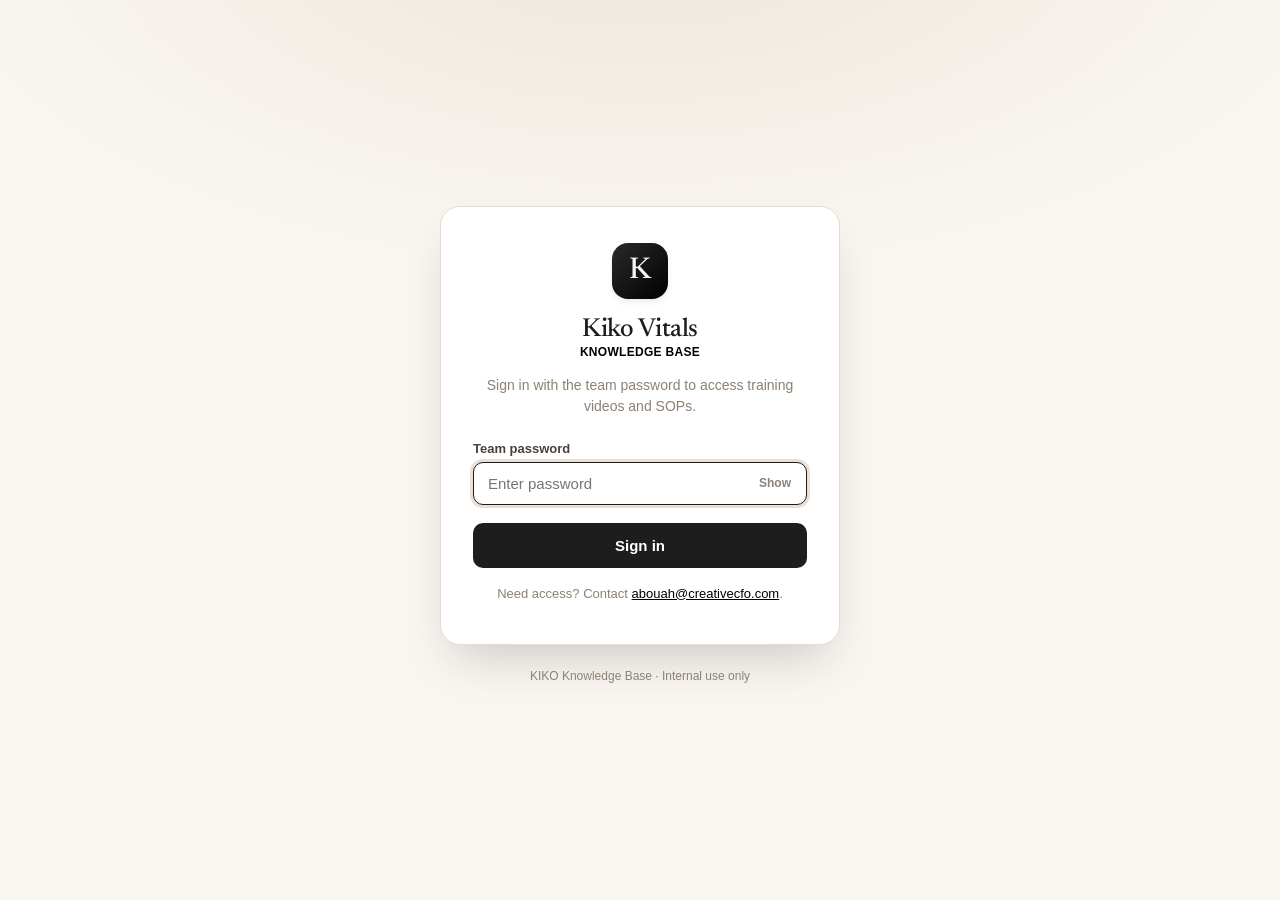
<file: index.html>
<!DOCTYPE html>
<html lang="en">
<head>
  <meta charset="UTF-8" />
  <meta name="viewport" content="width=device-width, initial-scale=1.0" />
  <meta name="robots" content="noindex, nofollow" />
  <title>KIKO Vitals Knowledge Base</title>
  <link rel="preconnect" href="https://fonts.googleapis.com" />
  <link rel="preconnect" href="https://fonts.gstatic.com" crossorigin />
  <link rel="stylesheet" href="https://fonts.googleapis.com/css2?family=Newsreader:ital,opt_sz,wght@0,6..72,400;0,6..72,500;1,6..72,400&family=Shippori+Mincho:wght@400;500;600;700&display=swap" />
  <link rel="icon" href="data:image/svg+xml,%3Csvg xmlns='http://www.w3.org/2000/svg' viewBox='0 0 100 100'%3E%3Crect width='100' height='100' rx='22' fill='%231d1d1d'/%3E%3Ctext x='50' y='68' font-size='54' font-family='Georgia,serif' fill='%23f9f6f1' text-anchor='middle'%3EK%3C/text%3E%3C/svg%3E" />
  <link rel="stylesheet" href="assets/css/styles.css" />
</head>
<body>
  <!-- ============================= LOGIN ============================= -->
  <div id="login-screen" class="login-screen">
    <div class="login-card">
      <div class="login-logo">
        <span class="logo-mark">K</span>
      </div>
      <h1 class="login-title" data-brand-name>KIKO</h1>
      <p class="login-subtitle" data-brand-subtitle>Knowledge Base</p>
      <p class="login-blurb">Sign in with the team password to access training videos and SOPs.</p>

      <form id="login-form" autocomplete="off">
        <label class="field-label" for="password-input">Team password</label>
        <div class="password-wrap">
          <input
            type="password"
            id="password-input"
            class="text-input"
            placeholder="Enter password"
            autocomplete="current-password"
            required
          />
          <button type="button" id="toggle-password" class="toggle-password" aria-label="Show password">Show</button>
        </div>
        <p id="login-error" class="login-error" role="alert" hidden>Incorrect password. Please try again.</p>
        <button type="submit" class="btn btn-primary btn-block">Sign in</button>
      </form>

      <p class="login-support" id="login-support" hidden>
        Need access? Contact <a id="support-link" href="#">support</a>.
      </p>
    </div>
    <p class="login-footer">KIKO Knowledge Base · Internal use only</p>
  </div>

  <!-- ============================= APP ============================= -->
  <div id="app" class="app" hidden>
    <!-- Top bar -->
    <header class="topbar">
      <button id="menu-toggle" class="icon-btn menu-toggle" aria-label="Toggle menu">
        <svg viewBox="0 0 24 24" width="22" height="22"><path fill="currentColor" d="M3 6h18v2H3zm0 5h18v2H3zm0 5h18v2H3z"/></svg>
      </button>
      <div class="brand" id="home-link" role="button" tabindex="0">
        <span class="logo-mark small">K</span>
        <span class="brand-text">
          <strong data-brand-name>KIKO</strong>
          <span data-brand-subtitle>Knowledge Base</span>
        </span>
      </div>
      <div class="search-wrap">
        <svg class="search-icon" viewBox="0 0 24 24" width="18" height="18"><path fill="currentColor" d="M15.5 14h-.79l-.28-.27a6.5 6.5 0 1 0-.7.7l.27.28v.79l5 4.99L20.49 19l-4.99-5zm-6 0A4.5 4.5 0 1 1 14 9.5 4.5 4.5 0 0 1 9.5 14z"/></svg>
        <input type="search" id="search-input" class="search-input" placeholder="Search videos & SOPs…" />
      </div>
      <button id="logout-btn" class="btn btn-ghost">Sign out</button>
    </header>

    <div class="layout">
      <!-- Sidebar -->
      <aside id="sidebar" class="sidebar">
        <nav id="sidebar-nav" class="sidebar-nav"></nav>
      </aside>
      <div id="sidebar-backdrop" class="sidebar-backdrop" hidden></div>

      <!-- Main content -->
      <main id="content" class="content"></main>
    </div>
  </div>

  <script src="assets/js/config.js"></script>
  <script src="assets/js/content.js"></script>
  <script src="assets/js/app.js"></script>
</body>
</html>
</file>
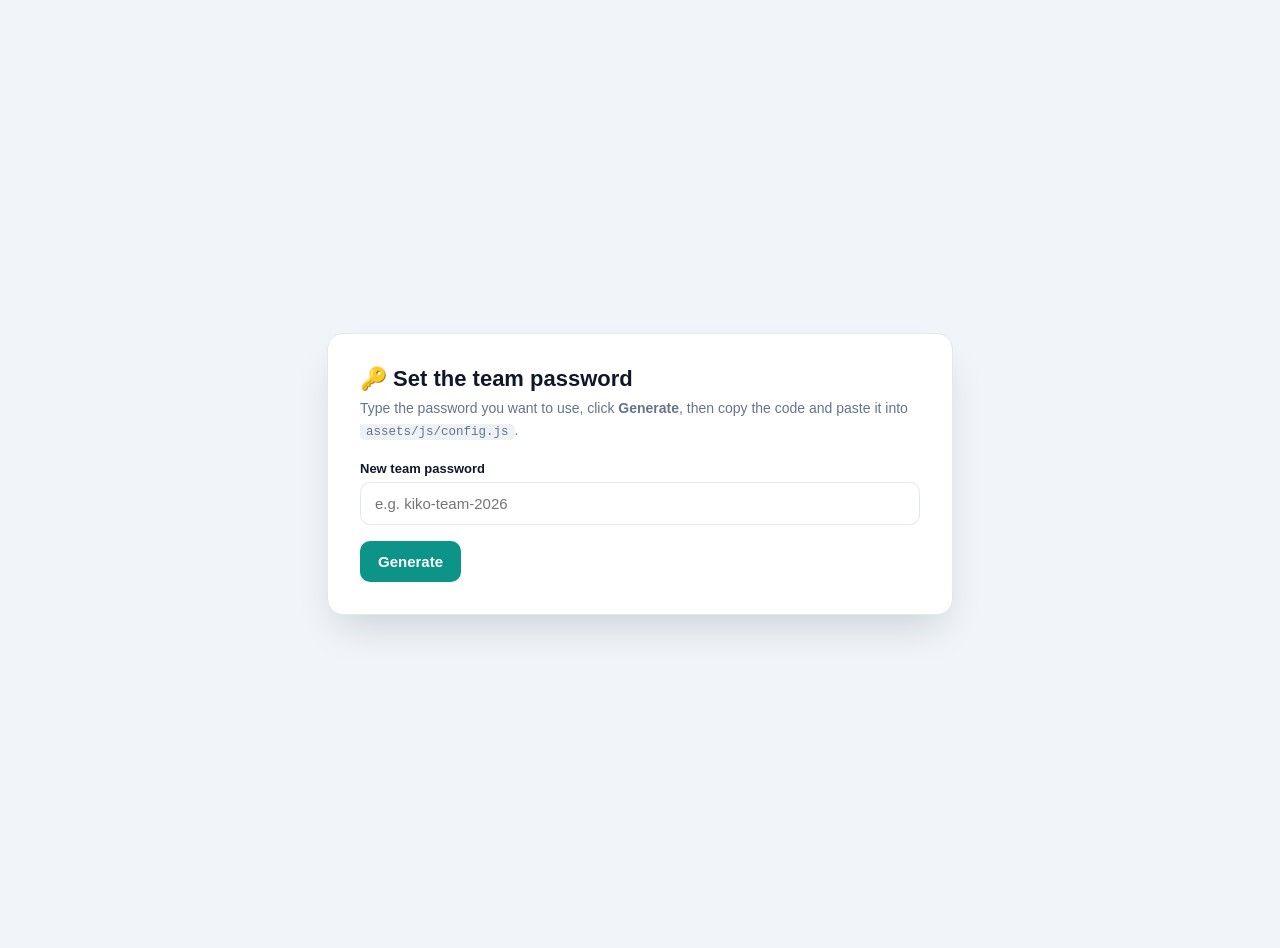
<file: set-password.html>
<!DOCTYPE html>
<html lang="en">
<head>
  <meta charset="UTF-8" />
  <meta name="viewport" content="width=device-width, initial-scale=1.0" />
  <meta name="robots" content="noindex, nofollow" />
  <title>Set Password — KIKO Knowledge Base</title>
  <style>
    body { font-family: -apple-system, BlinkMacSystemFont, "Segoe UI", Roboto, Arial, sans-serif;
           background: #f1f5f9; color: #0f172a; display: flex; min-height: 100vh;
           align-items: center; justify-content: center; margin: 0; padding: 24px; }
    .card { background: #fff; max-width: 560px; width: 100%; border: 1px solid #e2e8f0;
            border-radius: 16px; padding: 32px; box-shadow: 0 20px 40px -12px rgba(15,23,42,.18); }
    h1 { font-size: 22px; margin: 0 0 6px; }
    p { color: #64748b; font-size: 14px; line-height: 1.55; margin: 0 0 18px; }
    label { display: block; font-weight: 600; font-size: 13px; margin: 16px 0 6px; }
    input { width: 100%; padding: 12px 14px; font-size: 15px; border: 1.5px solid #e2e8f0;
            border-radius: 10px; box-sizing: border-box; }
    input:focus { outline: none; border-color: #0d9488; box-shadow: 0 0 0 3px rgba(13,148,136,.15); }
    button { margin-top: 16px; background: #0d9488; color: #fff; border: 0; padding: 12px 18px;
             font-size: 15px; font-weight: 600; border-radius: 10px; cursor: pointer; }
    button:hover { background: #0f766e; }
    .out { margin-top: 22px; display: none; }
    .out.show { display: block; }
    .hash { background: #0f172a; color: #5eead4; padding: 14px; border-radius: 10px;
            font-family: ui-monospace, Menlo, monospace; font-size: 13px; word-break: break-all; }
    .copy { background: #334155; margin-top: 10px; }
    .copy:hover { background: #1e293b; }
    .steps { background: #f8fafc; border: 1px solid #e2e8f0; border-radius: 10px; padding: 14px 18px; margin-top: 18px; font-size: 13.5px; color: #334155; }
    .steps li { margin-bottom: 6px; }
    code { background: #eef2f7; padding: 1px 6px; border-radius: 5px; font-size: 12.5px; }
  </style>
</head>
<body>
  <div class="card">
    <h1>🔑 Set the team password</h1>
    <p>Type the password you want to use, click <strong>Generate</strong>, then copy the code and paste it into <code>assets/js/config.js</code>.</p>

    <label for="pw">New team password</label>
    <input type="text" id="pw" placeholder="e.g. kiko-team-2026" autocomplete="off" />
    <button id="gen">Generate</button>

    <div class="out" id="out">
      <label>Paste this as the value of <code>PASSWORD_HASH</code>:</label>
      <div class="hash" id="hash"></div>
      <button class="copy" id="copy">Copy to clipboard</button>
      <ol class="steps">
        <li>Open <code>assets/js/config.js</code>.</li>
        <li>Replace the text after <code>PASSWORD_HASH:</code> with the copied code (keep the quotes).</li>
        <li>Save and re-deploy the site.</li>
        <li>Delete or ignore this <code>set-password.html</code> page — it's just a helper.</li>
      </ol>
    </div>
  </div>

  <script>
    async function sha256(text) {
      const buf = await crypto.subtle.digest("SHA-256", new TextEncoder().encode(text));
      return Array.from(new Uint8Array(buf)).map(b => b.toString(16).padStart(2, "0")).join("");
    }
    const pw = document.getElementById("pw");
    const out = document.getElementById("out");
    const hashEl = document.getElementById("hash");
    async function generate() {
      const val = pw.value;
      if (!val) { pw.focus(); return; }
      hashEl.textContent = await sha256(val);
      out.classList.add("show");
    }
    document.getElementById("gen").addEventListener("click", generate);
    pw.addEventListener("keydown", (e) => { if (e.key === "Enter") generate(); });
    document.getElementById("copy").addEventListener("click", () => {
      navigator.clipboard.writeText(hashEl.textContent);
      const b = document.getElementById("copy");
      b.textContent = "Copied ✓";
      setTimeout(() => (b.textContent = "Copy to clipboard"), 1500);
    });
  </script>
</body>
</html>
</file>
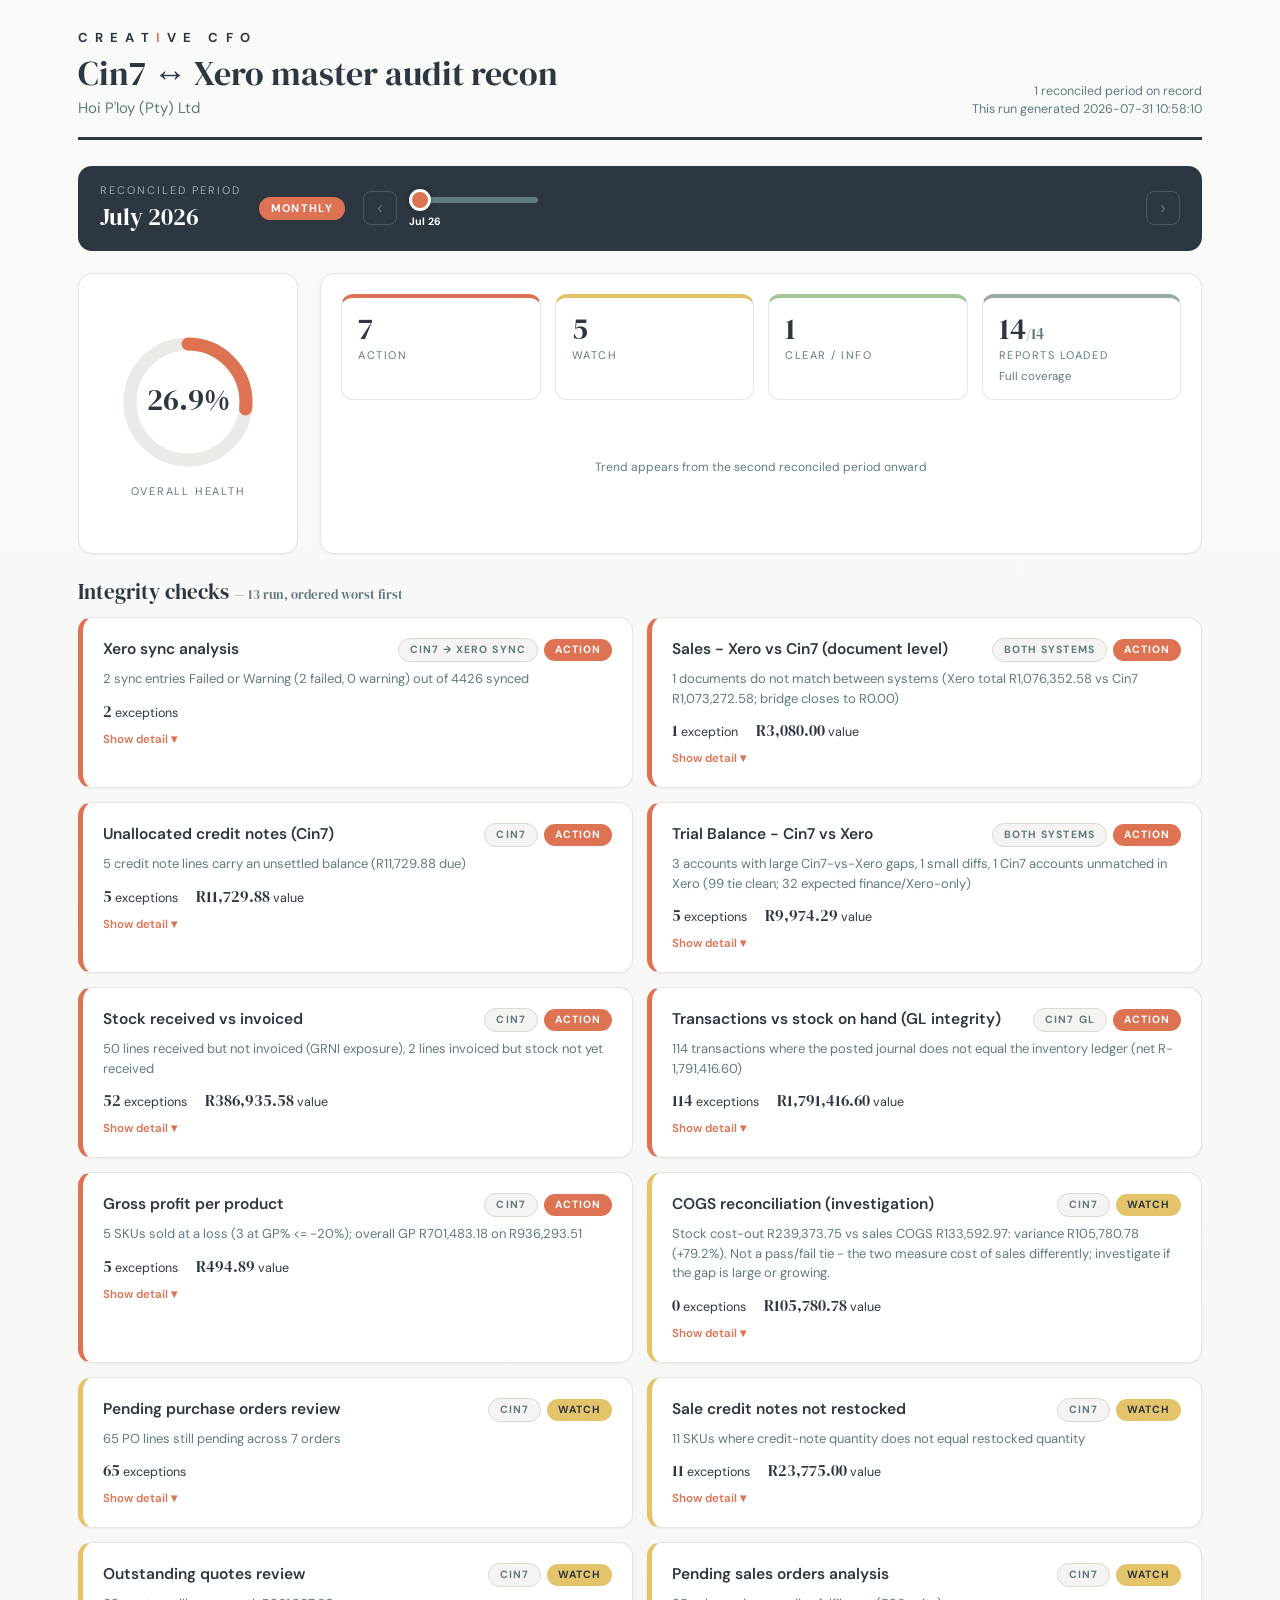
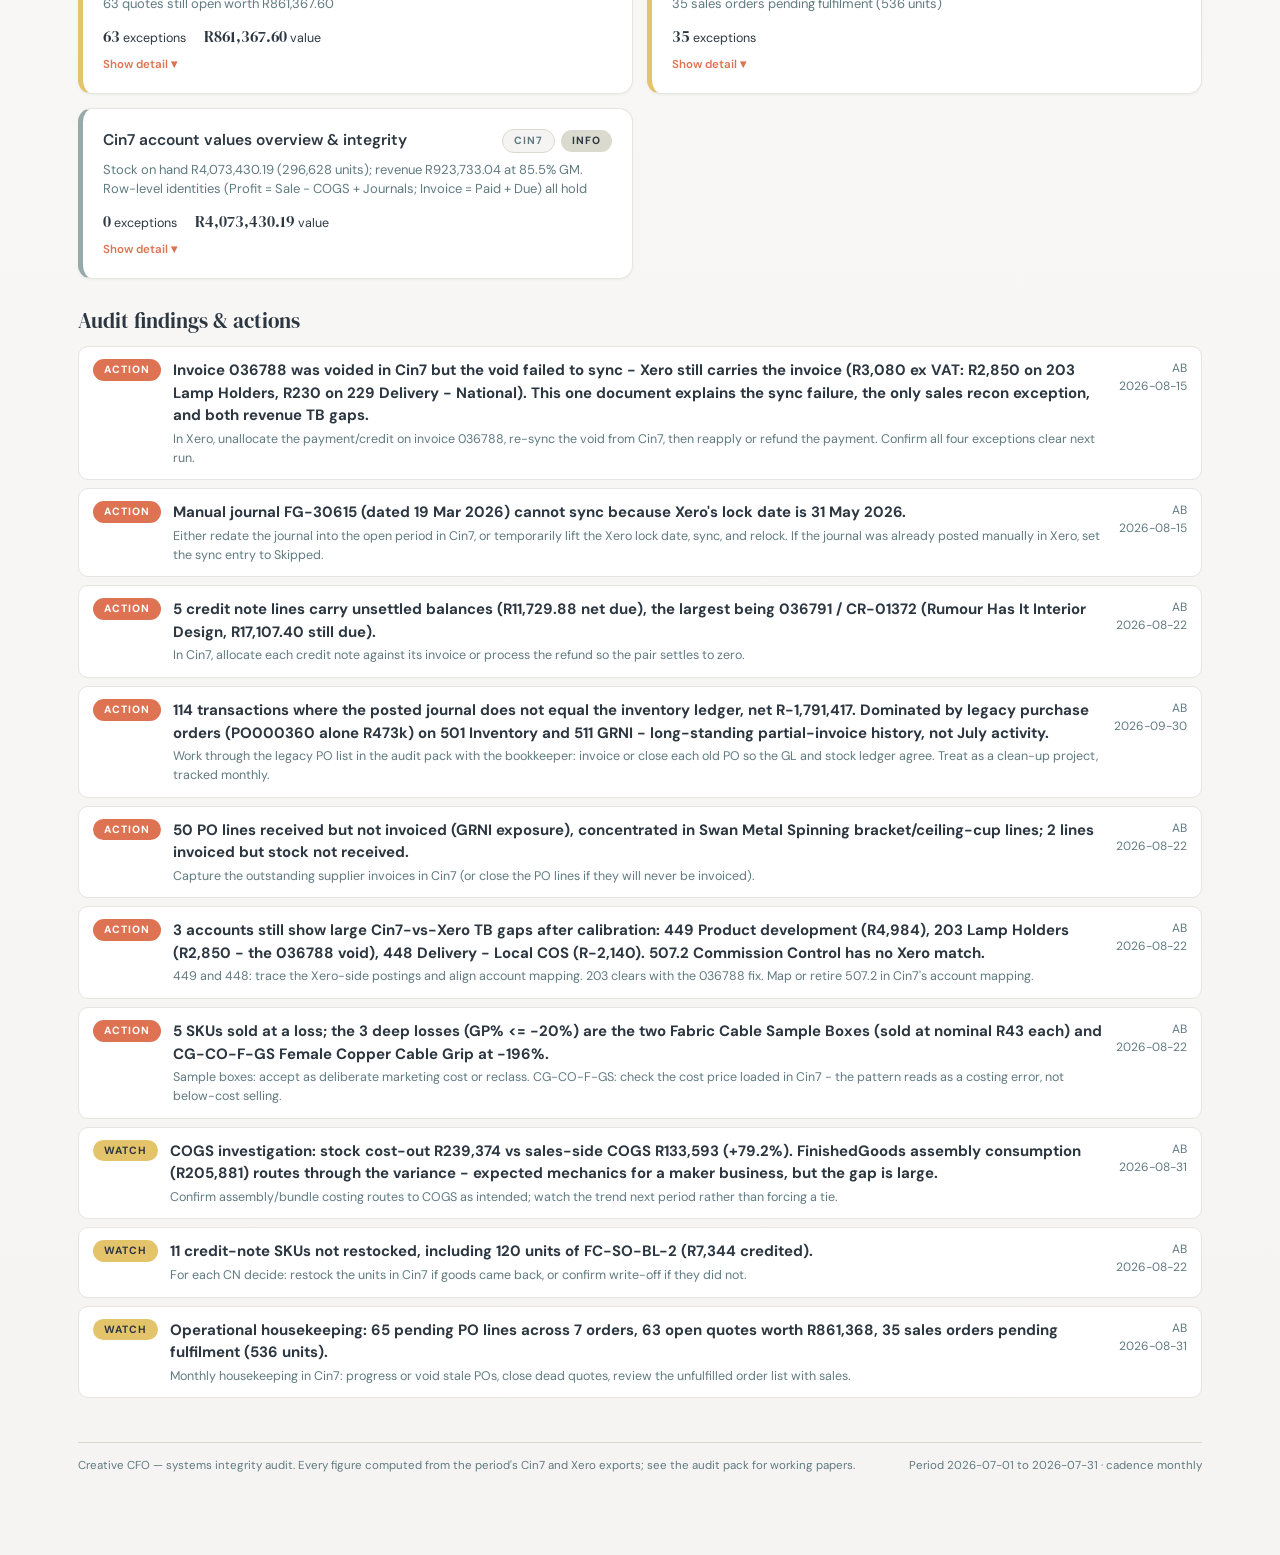
<file: recon/hoi-ploy/dashboard.html>
<!DOCTYPE html>
<html lang="en">
<head>
<meta charset="utf-8">
<meta name="viewport" content="width=device-width, initial-scale=1">
<title>Cin7 ↔ Xero Master Audit Recon</title>
<style>
@import url('https://fonts.googleapis.com/css2?family=DM+Sans:wght@400;500;600;700&family=DM+Serif+Display&display=swap');
:root{
  --navy:#2d3741; --orange:#dd7353; --green:#a4c594; --sand:#dadacf;
  --grey:#607a80; --bluegrey:#97aaaa; --amber:#e4c46a;
  --bg0:#FAFAF9; --bg1:#F5F4F2; --card:#ffffff;
}
*{box-sizing:border-box;margin:0;padding:0}
body{font-family:'DM Sans',-apple-system,'Segoe UI',sans-serif;color:var(--navy);
  background:linear-gradient(180deg,var(--bg0) 0%,var(--bg1) 100%);min-height:100vh;
  font-size:15px;line-height:1.5}
.wrap{max-width:1180px;margin:0 auto;padding:28px 28px 80px}
/* header */
.brand{display:flex;justify-content:space-between;align-items:flex-end;gap:16px;
  border-bottom:3px solid var(--navy);padding-bottom:18px;flex-wrap:wrap}
.brand .word{font-weight:700;letter-spacing:.55em;font-size:13px;color:var(--navy);text-transform:uppercase}
.brand .word .dot{color:var(--orange)}
h1{font-family:'DM Serif Display',Georgia,serif;font-weight:400;font-size:34px;line-height:1.15;margin-top:6px}
.brand .client{font-size:15px;color:var(--grey);margin-top:4px}
.brand .meta{text-align:right;color:var(--grey);font-size:12.5px}
/* period bar */
.periodbar{display:flex;align-items:center;gap:18px;background:var(--navy);color:#fff;
  border-radius:14px;padding:16px 22px;margin:26px 0 22px;flex-wrap:wrap}
.periodbar .lbl{font-size:11px;letter-spacing:.18em;text-transform:uppercase;color:var(--bluegrey)}
.periodbar .cur{font-family:'DM Serif Display',Georgia,serif;font-size:24px;white-space:nowrap}
.periodbar .cad{background:var(--orange);color:#fff;font-size:11px;font-weight:700;
  letter-spacing:.12em;text-transform:uppercase;border-radius:20px;padding:3px 12px}
.sliderbox{flex:1;min-width:260px;display:flex;align-items:center;gap:12px}
button.nav{background:transparent;border:1.5px solid var(--bluegrey);color:#fff;border-radius:8px;
  width:34px;height:34px;font-size:16px;cursor:pointer;transition:.15s}
button.nav:hover:not(:disabled){background:var(--orange);border-color:var(--orange)}
button.nav:disabled{opacity:.3;cursor:default}
input[type=range]{flex:1;-webkit-appearance:none;appearance:none;height:6px;border-radius:4px;
  background:var(--grey);outline:none;cursor:pointer}
input[type=range]::-webkit-slider-thumb{-webkit-appearance:none;appearance:none;width:22px;height:22px;border-radius:50%;
  background:var(--orange);border:3px solid #fff;box-shadow:0 1px 5px rgba(0,0,0,.35);cursor:grab}
input[type=range]::-moz-range-thumb{width:18px;height:18px;border-radius:50%;
  background:var(--orange);border:3px solid #fff;cursor:grab}
.ticks{display:flex;justify-content:space-between;font-size:10.5px;color:var(--bluegrey);margin-top:4px}
/* hero */
.hero{display:grid;grid-template-columns:220px 1fr;gap:22px;margin-bottom:22px}
.card{background:var(--card);border:1px solid #e7e5e1;border-radius:14px;padding:20px;
  box-shadow:0 1px 3px rgba(45,55,65,.05)}
.ring{display:flex;flex-direction:column;align-items:center;justify-content:center;text-align:center}
.ring .pct{font-family:'DM Serif Display',Georgia,serif;font-size:38px}
.ring .sub{font-size:11px;letter-spacing:.16em;text-transform:uppercase;color:var(--grey)}
.tiles{display:grid;grid-template-columns:repeat(auto-fit,minmax(140px,1fr));gap:14px}
.tile{border-radius:12px;padding:14px 16px;border:1px solid #e7e5e1;background:#fff}
.tile .n{font-family:'DM Serif Display',Georgia,serif;font-size:30px;line-height:1.1}
.tile .t{font-size:11px;letter-spacing:.14em;text-transform:uppercase;color:var(--grey);margin-top:2px}
.tile .d{font-size:11.5px;margin-top:5px;color:var(--grey)}
.tile.action{border-top:4px solid var(--orange)}
.tile.watch{border-top:4px solid var(--amber)}
.tile.clear{border-top:4px solid var(--green)}
.tile.cov{border-top:4px solid var(--bluegrey)}
/* trend */
.trend h2,.checks h2,.findings h2{font-family:'DM Serif Display',Georgia,serif;font-weight:400;
  font-size:21px;margin-bottom:10px}
.trend .hint{font-size:12px;color:var(--grey);margin-bottom:6px}
/* checks */
.grid{display:grid;grid-template-columns:1fr 1fr;gap:14px}
@media(max-width:860px){.grid{grid-template-columns:1fr}.hero{grid-template-columns:1fr}}
.chk{cursor:pointer;transition:.15s;border-left:5px solid var(--sand)}
.chk:hover{transform:translateY(-1px);box-shadow:0 4px 14px rgba(45,55,65,.10)}
.chk.action{border-left-color:var(--orange)}
.chk.watch{border-left-color:var(--amber)}
.chk.clear{border-left-color:var(--green)}
.chk.info{border-left-color:var(--bluegrey)}
.chk .top{display:flex;justify-content:space-between;gap:10px;align-items:flex-start}
.chk h3{font-size:15.5px;font-weight:600}
.pill{font-size:10.5px;font-weight:700;letter-spacing:.1em;text-transform:uppercase;
  border-radius:20px;padding:3px 11px;white-space:nowrap}
.pill.action{background:var(--orange);color:#fff}
.pill.watch{background:var(--amber);color:var(--navy)}
.pill.clear{background:var(--green);color:var(--navy)}
.pill.info{background:var(--sand);color:var(--navy)}
.pill.not_run{background:#c8cfd4;color:var(--navy)}
.chk .head{font-size:13px;color:var(--grey);margin-top:7px}
.chk .stats{display:flex;gap:18px;margin-top:10px;font-size:12.5px}
.chk .stats b{font-size:16px;font-family:'DM Serif Display',Georgia,serif;font-weight:400}
.chk .delta{font-size:11.5px;border-radius:12px;padding:1px 8px;background:var(--bg1)}
.delta.up{color:#b04a2c;background:#f7e5de}
.delta.down{color:#4e7040;background:#e9f1e4}
.chk .more{font-size:11.5px;color:var(--orange);font-weight:600;margin-top:8px}
/* detail */
.detail{display:none;margin-top:12px;border-top:1px dashed var(--sand);padding-top:12px}
.chk.open .detail{display:block}
.res{background:var(--bg1);border-left:3px solid var(--orange);border-radius:0 8px 8px 0;
  padding:9px 12px;font-size:12.5px;color:var(--navy);margin-bottom:10px}
.res b{color:var(--orange)}
.tblwrap{overflow-x:auto;max-height:340px;overflow-y:auto;border:1px solid #eceae6;border-radius:8px}
table{border-collapse:collapse;width:100%;font-size:12px}
th{position:sticky;top:0;background:var(--navy);color:#fff;text-align:left;padding:7px 9px;
  font-weight:600;white-space:nowrap}
td{padding:6px 9px;border-bottom:1px solid #f0eeea;white-space:nowrap}
td.num{text-align:right;font-variant-numeric:tabular-nums}
tr:nth-child(even) td{background:#fbfaf9}
/* findings */
.findings{margin-top:26px}
.fnd{display:grid;grid-template-columns:auto 1fr auto;gap:12px;padding:12px 14px;
  border:1px solid #e7e5e1;border-radius:10px;background:#fff;margin-bottom:8px;align-items:start}
.fnd .who{font-size:12px;color:var(--grey);text-align:right;white-space:nowrap}
.fnd.carried{border-left:4px solid var(--orange)}
.badge{font-size:10px;font-weight:700;letter-spacing:.08em;text-transform:uppercase;
  color:var(--orange)}
footer{margin-top:44px;border-top:1px solid var(--sand);padding-top:14px;font-size:11.5px;
  color:var(--grey);display:flex;justify-content:space-between;gap:12px;flex-wrap:wrap}
.empty{color:var(--grey);font-size:13px;padding:14px}
@media print{.periodbar{background:#fff;color:var(--navy);border:1px solid var(--sand)}
  .sliderbox,button.nav{display:none}.chk .detail{display:block}.chk{break-inside:avoid}}
</style>
</head>
<body>
<div class="wrap">
  <div class="brand">
    <div>
      <div class="word">Creat<span class="dot">i</span>ve CFO</div>
      <h1>Cin7 ↔ Xero master audit recon</h1>
      <div class="client" id="client"></div>
    </div>
    <div class="meta" id="meta"></div>
  </div>

  <div class="periodbar">
    <div>
      <div class="lbl">Reconciled period</div>
      <div class="cur" id="curPeriod">—</div>
    </div>
    <span class="cad" id="cadence"></span>
    <div class="sliderbox">
      <button class="nav" id="prev" aria-label="Previous period">‹</button>
      <div style="flex:1">
        <input type="range" id="slider" min="0" max="0" value="0" step="1"
               aria-label="Select reconciled period">
        <div class="ticks" id="ticks"></div>
      </div>
      <button class="nav" id="next" aria-label="Next period">›</button>
    </div>
  </div>

  <div class="hero">
    <div class="card ring">
      <svg id="gauge" width="150" height="150" viewBox="0 0 150 150" role="img" aria-label="Overall health"></svg>
      <div class="sub" style="margin-top:6px">Overall health</div>
    </div>
    <div class="card">
      <div class="tiles" id="tiles"></div>
      <div class="trend" style="margin-top:16px">
        <div class="hint" id="trendHint"></div>
        <svg id="trendSvg" width="100%" height="110" preserveAspectRatio="none" role="img"
             aria-label="Health and exceptions across runs"></svg>
      </div>
    </div>
  </div>

  <div class="checks">
    <h2>Integrity checks <span style="font-size:13px;color:var(--grey)" id="chkCount"></span></h2>
    <div class="grid" id="grid"></div>
  </div>

  <div class="findings" id="findingsBox" style="display:none">
    <h2>Audit findings &amp; actions</h2>
    <div id="findings"></div>
  </div>

  <footer>
    <div>Creative CFO — systems integrity audit. Every figure computed from the period's Cin7 and Xero exports; see the audit pack for working papers.</div>
    <div id="foot"></div>
  </footer>
</div>

<script>
const HIST = {"schema": 1, "client": "Hoi P'loy (Pty) Ltd", "runs": [{"schema": 1, "client": "Hoi P'loy (Pty) Ltd", "cadence": "monthly", "period_label": "July 2026", "period_from": "2026-07-01", "period_to": "2026-07-31", "generated_at": "2026-07-31T10:58:10", "overall_health": 26.9, "status_counts": {"action": 7, "watch": 5, "clear": 0, "info": 1, "not_run": 0}, "reports_loaded": {"xero_sync": "1d9df647-Xero_Synchronisation_Report_2.xlsx", "xero_bs": "2fa7acaf-Hoi_P_loy__Pty__Ltd__Balance_Sheet.xlsx", "pending_so": "31d2f1b4-Pending_Sale_Orders_Report_8.xlsx", "inv_movement_summary": "499b51db-Inventory_Movement_Summary_Report_8.xlsx", "pl_by_product": "507eca5f-Profit__Loss_by_Product_Report_3.xlsx", "sale_overview": "51ee3e61-Sale_Overview_Report_7.xlsx", "xero_pl": "634866e1-Hoi_P_loy__Pty__Ltd__Profit_and_Loss.xlsx", "stock_received_vs_invoiced": "831f2c94-Stock_Received_vs_Invoice_Report_8.xlsx", "inv_movement_details": "97ca2cb7-Inventory_Movement_Details_Report_7.xlsx", "account_transactions": "Hoi_Ploy_Account_Transactions_adapted.xlsx", "xero_tb": "Hoi_Ploy_Xero_TB_adapted_july_movement.xlsx", "pending_po": "bcaee44e-Pending_Purchase_Orders_Report_6.xlsx", "sale_invoices_cn": "d56ddb28-Sale_Invoices__Credit_Notes_35.xlsx", "txn_vs_soh": "e8be771a-Transactions_vs_Stock_on_Hand_Difference_3.xlsx", "cin7_tb": "edc5e425-TrialBalance_2.xlsx", "outstanding_quotes": "f72cb134-Sale_Outstanding_Quotes_Report_3.xlsx"}, "checks": [{"key": "xero_sync", "title": "Xero sync analysis", "status": "action", "system": "Cin7 \u2192 Xero sync", "exceptions": 2, "value": null, "headline": "2 sync entries Failed or Warning (2 failed, 0 warning) out of 4426 synced", "columns": ["cin7 core number", "type", "status", "issue type", "message"], "rows": [{"cin7 core number": "036788", "type": "Invoice", "status": "Failed", "issue type": "Other sync failure", "message": "The status VOIDED cannot be applied to the invoice because it has payments or credit notes allocated to it."}, {"cin7 core number": "FG-30615", "type": "Manual Journal", "status": "Failed", "issue type": "Other sync failure", "message": "Sync failed because the transaction date (19/03/2026) is before the closing date (31/05/2026). Unlock the account period to make changes."}], "detail": {"status_counts": {"Completed": 4424, "Failed": 2, "Warning": 0}, "by_issue_type": {"Other sync failure": 2}}, "resolution": "Most errors mean Cin7 re-pushed a document already PAID in Xero. If Xero is correct: Cin7 -> Xero Sync History -> set entry to Skipped (bulk-select Failed/Warning works). If the Cin7 change must reach Xero: remove the payment in Xero, re-sync, re-apply the payment."}, {"key": "sales_recon", "title": "Sales - Xero vs Cin7 (document level)", "status": "action", "system": "Both systems", "exceptions": 1, "value": 3080.0, "headline": "1 documents do not match between systems (Xero total R1,076,352.58 vs Cin7 R1,073,272.58; bridge closes to R0.00)", "columns": ["document", "section", "xero", "cin7", "difference"], "rows": [{"document": "036788", "section": "1) Invoice on Xero not Cin7", "xero": 3080.0, "cin7": null, "difference": null}], "detail": {"total_xero": 1076352.58, "total_cin7": 1073272.58, "final_difference": 0.0, "sections": {"xero_only_inv": 1, "cin7_only_inv": 0, "xero_only_cn": 0, "cin7_only_cn": 0, "amount_diffs": 0}}, "resolution": "Sections 1/3: document exists in Xero only - usually manual Xero entries or consolidated Cin7 pushes; confirm intent, then create or sync the Cin7 side or accept as Xero-manual. Sections 2/4: Cin7 document never reached Xero - check Xero Sync History and re-sync. Section 5: line-level edits in one system only - open both documents and align."}, {"key": "unallocated_cn", "title": "Unallocated credit notes (Cin7)", "status": "action", "system": "Cin7", "exceptions": 5, "value": 11729.88, "headline": "5 credit note lines carry an unsettled balance (R11,729.88 due)", "columns": ["invoice #", "customer", "order date", "status", "invoice", "due"], "rows": [{"invoice #": "036791, CR-01372", "customer": "Rumour Has It Interior Design", "order date": "2026-07-08", "status": "Backordered", "invoice": 45455, "due": 17107.4}, {"invoice #": "036690, CR-01376", "customer": "Jan Ernst Collectible Design t/a Jan Ernst", "order date": "2026-07-01", "status": "Credited", "invoice": 5347, "due": -97.43}, {"invoice #": "036831, CR-01371", "customer": "Deborah Walker", "order date": "2026-07-10", "status": "Credited", "invoice": 1120, "due": -450.0}, {"invoice #": "036827, CR-01381", "customer": "Gabby Bolognesi", "order date": "2026-07-13", "status": "Credited", "invoice": 130, "due": -250.0}, {"invoice #": "036885, CR-01373", "customer": "Cane World CC", "order date": "2026-07-16", "status": "Ordered", "invoice": 3393, "due": -4580.09}], "detail": {}, "resolution": "A credited sale should net to zero due. Open each credit note in Cin7, allocate it against its invoice (or refund it), and confirm the pair washes to nil in Xero AR."}, {"key": "cogs_recon", "title": "COGS reconciliation (investigation)", "status": "watch", "system": "Cin7", "exceptions": 0, "value": 105780.78, "headline": "Stock cost-out R239,373.75 vs sales COGS R133,592.97: variance R105,780.78 (+79.2%). Not a pass/fail tie - the two measure cost of sales differently; investigate if the gap is large or growing.", "columns": ["measure", "value"], "rows": [{"measure": "Sale Overview COGS (sales side)", "value": 133592.97}, {"measure": "Inventory cost-out: Sale + SaleMultiple", "value": 239373.75}, {"measure": "Variance (stock - sales)", "value": 105780.78}, {"measure": "Implied GM% (sales COGS)", "value": 0.8554}, {"measure": "Implied GM% (stock cost-out)", "value": 0.7409}, {"measure": "Cost-out by type: FinishedGoods", "value": 205881.03}, {"measure": "Cost-out by type: Sale", "value": 220339.74}, {"measure": "Cost-out by type: SaleMultiple", "value": 19034.01}, {"measure": "Cost-out by type: StockAdjustment", "value": 21557.68}, {"measure": "Cost-out by type: StockTransfer", "value": 56085.38}, {"measure": "Sale cost-out by location: FOH Stock", "value": 3320.34}, {"measure": "Sale cost-out by location: Hoi P'loy Stockroom ", "value": 235794.21}, {"measure": "Sale cost-out by location: Raw Stock", "value": 41.01}, {"measure": "Sale cost-out by location: Showroom Display", "value": 218.19}], "detail": {"variance_pct": 0.7918}, "resolution": "Differences come from bundles/kits (assembly cost-out lands in FinishedGoods), consignment/channel locations, and order status timing. A large or growing gap can mean COGS is misstated in one system - trace the by-type and by-location breakdown."}, {"key": "pending_po", "title": "Pending purchase orders review", "status": "watch", "system": "Cin7", "exceptions": 65, "value": null, "headline": "65 PO lines still pending across 7 orders", "columns": ["po #", "po date", "sku", "product", "status", "supplier", "ordered", "to invoice", "to receive", "action needed"], "rows": [{"po #": "PO002580", "po date": "23-Jul-2026", "sku": "Base-DP-PVC", "product": "De Pointi Touch PVC Table Lamp Base", "status": "Invoiced", "supplier": "Alibaba Changde Yipin Jewelry & Gifts Co., Ltd.", "ordered": 250, "to invoice": 0, "to receive": 250, "action needed": "Receive stock"}, {"po #": "PO002574", "po date": "16-Jul-2026", "sku": "BRACKET-S-CEILING-RAW", "product": "RAW Small Ceiling Bracket 80mm", "status": "Receiving", "supplier": "Swan Metal Spinning CC", "ordered": 200, "to invoice": 200, "to receive": 98, "action needed": "Input invoice"}, {"po #": "PO002576", "po date": "20-Jul-2026", "sku": "BRACKET-S-CEILING-RAW", "product": "RAW Small Ceiling Bracket 80mm", "status": "Receiving", "supplier": "Swan Metal Spinning CC", "ordered": 200, "to invoice": 200, "to receive": 190, "action needed": "Input invoice"}, {"po #": "PO002577", "po date": "21-Jul-2026", "sku": "BRACKET-S-CEILING-RAW", "product": "RAW Small Ceiling Bracket 80mm", "status": "Receiving", "supplier": "Swan Metal Spinning CC", "ordered": 250, "to invoice": 250, "to receive": 250, "action needed": "Void if order not valid, else progress it"}, {"po #": "PO002576", "po date": "20-Jul-2026", "sku": "CC-S-BR-0-RAW", "product": "Small Brass Ceiling Cup : No Hole RAW", "status": "Receiving", "supplier": "Swan Metal Spinning CC", "ordered": 200, "to invoice": 200, "to receive": 190, "action needed": "Input invoice"}, {"po #": "PO002577", "po date": "21-Jul-2026", "sku": "CC-S-BR-1-RAW", "product": "Small Brass Ceiling Cup : Single Hole RAW", "status": "Receiving", "supplier": "Swan Metal Spinning CC", "ordered": 200, "to invoice": 200, "to receive": 180, "action needed": "Input invoice"}, {"po #": "PO002574", "po date": "16-Jul-2026", "sku": "CC-ST-BR-1-RAW", "product": "RAW Small Brass Tapered Ceiling Cup", "status": "Receiving", "supplier": "Swan Metal Spinning CC", "ordered": 200, "to invoice": 200, "to receive": 98, "action needed": "Input invoice"}, {"po #": "PO002577", "po date": "21-Jul-2026", "sku": "CC-ST-RR-1", "product": "Small Rust Red Tapered Ceiling Cup", "status": "Receiving", "supplier": "Swan Metal Spinning CC", "ordered": 50, "to invoice": 50, "to receive": 50, "action needed": "Void if order not valid, else progress it"}, {"po #": "PO002581", "po date": "24-Jul-2026", "sku": "FC-NA-SO-AD-3", "product": "Solid Admiral Blue Fabric Cable 3 Core Natural Range", "status": "Ordered", "supplier": "MERLOTTI S.N.C.", "ordered": 200, "to invoice": 200, "to receive": 200, "action needed": "Void if order not valid, else progress it"}, {"po #": "PO002582", "po date": "24-Jul-2026", "sku": "FC-NA-SO-AS-3-C", "product": "Solid Ash Grey Fabric Cable 3 Core Natural Range 7mm", "status": "Ordering", "supplier": "Cabit", "ordered": 200, "to invoice": 200, "to receive": 200, "action needed": "Void if order not valid, else progress it"}, {"po #": "PO002581", "po date": "24-Jul-2026", "sku": "FC-NA-SO-CH-3", "product": "Solid Cherry Fabric Cable 3 Core Natural Range", "status": "Ordered", "supplier": "MERLOTTI S.N.C.", "ordered": 300, "to invoice": 300, "to receive": 300, "action needed": "Void if order not valid, else progress it"}, {"po #": "PO002582", "po date": "24-Jul-2026", "sku": "FC-NA-SO-CH-3-C", "product": "Solid Charcoal Fabric Cable 3 Core Natural Range 7mm", "status": "Ordering", "supplier": "Cabit", "ordered": 200, "to invoice": 200, "to receive": 200, "action needed": "Void if order not valid, else progress it"}, {"po #": "PO002582", "po date": "24-Jul-2026", "sku": "FC-NA-SO-CI-3-C", "product": "Solid Cinnamon Fabric Cable 3 Core Natural Range 7mm", "status": "Ordering", "supplier": "Cabit", "ordered": 200, "to invoice": 200, "to receive": 200, "action needed": "Void if order not valid, else progress it"}, {"po #": "PO002582", "po date": "24-Jul-2026", "sku": "FC-NA-SO-CM-3-C", "product": "Solid Cumin Fabric Cable 3 Core Natural Range 7mm", "status": "Ordering", "supplier": "Cabit", "ordered": 300, "to invoice": 300, "to receive": 300, "action needed": "Void if order not valid, else progress it"}, {"po #": "PO002582", "po date": "24-Jul-2026", "sku": "FC-NA-SO-CR-3-C", "product": "Solid Cream Fabric Cable 3 Core Natural Range 7mm", "status": "Ordering", "supplier": "Cabit", "ordered": 800, "to invoice": 800, "to receive": 800, "action needed": "Void if order not valid, else progress it"}, {"po #": "PO002582", "po date": "24-Jul-2026", "sku": "FC-NA-SO-CU-3-C", "product": "Solid Curry Yellow Fabric Cable 3 Core Natural Range 7mm", "status": "Ordering", "supplier": "Cabit", "ordered": 200, "to invoice": 200, "to receive": 200, "action needed": "Void if order not valid, else progress it"}, {"po #": "PO002581", "po date": "24-Jul-2026", "sku": "FC-NA-SO-DP-3", "product": "Solid Dusty Pink Fabric Cable 3 Core Natural Range", "status": "Ordered", "supplier": "MERLOTTI S.N.C.", "ordered": 300, "to invoice": 300, "to receive": 300, "action needed": "Void if order not valid, else progress it"}, {"po #": "PO002582", "po date": "24-Jul-2026", "sku": "FC-NA-SO-EU-3-C", "product": "Solid Eucalyptus Green Fabric Cable 3 Core Natural Range 7 mm", "status": "Ordering", "supplier": "Cabit", "ordered": 500, "to invoice": 500, "to receive": 500, "action needed": "Void if order not valid, else progress it"}, {"po #": "PO002582", "po date": "24-Jul-2026", "sku": "FC-NA-SO-LI-2-C", "product": "Solid Linen Fabric Cable 2 Core", "status": "Ordering", "supplier": "Cabit", "ordered": 500, "to invoice": 500, "to receive": 500, "action needed": "Void if order not valid, else progress it"}, {"po #": "PO002582", "po date": "24-Jul-2026", "sku": "FC-NA-SO-LI-3-C", "product": "Solid Linen Fabric Cable 3 Core", "status": "Ordering", "supplier": "Cabit", "ordered": 800, "to invoice": 800, "to receive": 800, "action needed": "Void if order not valid, else progress it"}, {"po #": "PO002582", "po date": "24-Jul-2026", "sku": "FC-NA-SO-MU-3-C", "product": "Solid Mustard Yellow Fabric Cable 3 Core Natural Range 7mm", "status": "Ordering", "supplier": "Cabit", "ordered": 400, "to invoice": 400, "to receive": 400, "action needed": "Void if order not valid, else progress it"}, {"po #": "PO002582", "po date": "24-Jul-2026", "sku": "FC-NA-SO-NU-3-C", "product": "Solid Nude Fabric Cable 3 Core Natural Range 7mm", "status": "Ordering", "supplier": "Cabit", "ordered": 600, "to invoice": 600, "to receive": 600, "action needed": "Void if order not valid, else progress it"}, {"po #": "PO002582", "po date": "24-Jul-2026", "sku": "FC-NA-SO-PB-3-C", "product": "Solid Pebble Fabric Cable 3 Core Natural Range 7mm", "status": "Ordering", "supplier": "Cabit", "ordered": 300, "to invoice": 300, "to receive": 300, "action needed": "Void if order not valid, else progress it"}, {"po #": "PO002582", "po date": "24-Jul-2026", "sku": "FC-NA-SO-PH-3-C", "product": "Solid Pitch Black Fabric Cable 3 Core Natural Range 7mm", "status": "Ordering", "supplier": "Cabit", "ordered": 400, "to invoice": 400, "to receive": 400, "action needed": "Void if order not valid, else progress it"}, {"po #": "PO002581", "po date": "24-Jul-2026", "sku": "FC-NA-SO-RU-3", "product": "Solid Rust Fabric Cable 3 Core Natural Range", "status": "Ordered", "supplier": "MERLOTTI S.N.C.", "ordered": 500, "to invoice": 500, "to receive": 500, "action needed": "Void if order not valid, else progress it"}, {"po #": "PO002581", "po date": "24-Jul-2026", "sku": "FC-NA-SO-SA-3", "product": "Solid Sage Fabric Cable 3 Core Natural Range", "status": "Ordered", "supplier": "MERLOTTI S.N.C.", "ordered": 300, "to invoice": 300, "to receive": 300, "action needed": "Void if order not valid, else progress it"}, {"po #": "PO002582", "po date": "24-Jul-2026", "sku": "FC-NA-SO-SL-3-C", "product": "Solid Slate Grey Fabric Cable 3 Core Natural Range 7mm", "status": "Ordering", "supplier": "Cabit", "ordered": 300, "to invoice": 300, "to receive": 300, "action needed": "Void if order not valid, else progress it"}, {"po #": "PO002581", "po date": "24-Jul-2026", "sku": "FC-NA-SO-TE-3", "product": "Solid Teal Fabric Cable 3 Core Natural Range", "status": "Ordered", "supplier": "MERLOTTI S.N.C.", "ordered": 300, "to invoice": 300, "to receive": 300, "action needed": "Void if order not valid, else progress it"}, {"po #": "PO002582", "po date": "24-Jul-2026", "sku": "FC-SO-BE-3", "product": "Solid Beetroot Fabric Cable 3 Core", "status": "Ordering", "supplier": "Cabit", "ordered": 200, "to invoice": 200, "to receive": 200, "action needed": "Void if order not valid, else progress it"}, {"po #": "PO002582", "po date": "24-Jul-2026", "sku": "FC-SO-BL-2", "product": "Solid Black Fabric Cable 2 Core", "status": "Ordering", "supplier": "Cabit", "ordered": 500, "to invoice": 500, "to receive": 500, "action needed": "Void if order not valid, else progress it"}, {"po #": "PO002582", "po date": "24-Jul-2026", "sku": "FC-SO-BL-3", "product": "Solid Black Fabric Cable 3 Core", "status": "Ordering", "supplier": "Cabit", "ordered": 1500, "to invoice": 1500, "to receive": 1500, "action needed": "Void if order not valid, else progress it"}, {"po #": "PO002582", "po date": "24-Jul-2026", "sku": "FC-SO-CB-3", "product": "Solid Chocolate Brown Fabric Cable 3 Core", "status": "Ordering", "supplier": "Cabit", "ordered": 200, "to invoice": 200, "to receive": 200, "action needed": "Void if order not valid, else progress it"}, {"po #": "PO002582", "po date": "24-Jul-2026", "sku": "FC-SO-CP-3", "product": "Solid Champagne Fabric Cable 3 Core", "status": "Ordering", "supplier": "Cabit", "ordered": 300, "to invoice": 300, "to receive": 300, "action needed": "Void if order not valid, else progress it"}, {"po #": "PO002582", "po date": "24-Jul-2026", "sku": "FC-SO-GO-3", "product": "Solid Gold Fabric Cable 3 Core", "status": "Ordering", "supplier": "Cabit", "ordered": 400, "to invoice": 400, "to receive": 400, "action needed": "Void if order not valid, else progress it"}, {"po #": "PO002582", "po date": "24-Jul-2026", "sku": "FC-SO-GP-3", "product": "Solid Graphite Fabric Cable 3 Core", "status": "Ordering", "supplier": "Cabit", "ordered": 500, "to invoice": 500, "to receive": 500, "action needed": "Void if order not valid, else progress it"}, {"po #": "PO002582", "po date": "24-Jul-2026", "sku": "FC-SO-GR-3", "product": "Solid Grey Fabric Cable 3 Core", "status": "Ordering", "supplier": "Cabit", "ordered": 300, "to invoice": 300, "to receive": 300, "action needed": "Void if order not valid, else progress it"}, {"po #": "PO002582", "po date": "24-Jul-2026", "sku": "FC-SO-MA-3", "product": "Solid Maroon Fabric Cable 3 Core", "status": "Ordering", "supplier": "Cabit", "ordered": 200, "to invoice": 200, "to receive": 200, "action needed": "Void if order not valid, else progress it"}, {"po #": "PO002582", "po date": "24-Jul-2026", "sku": "FC-SO-RB-3", "product": "Solid Royal Blue Fabric Cable 3 Core", "status": "Ordering", "supplier": "Cabit", "ordered": 200, "to invoice": 200, "to receive": 200, "action needed": "Void if order not valid, else progress it"}, {"po #": "PO002582", "po date": "24-Jul-2026", "sku": "FC-SO-WH-3", "product": "Solid White Fabric Cable 3 Core", "status": "Ordering", "supplier": "Cabit", "ordered": 300, "to invoice": 300, "to receive": 300, "action needed": "Void if order not valid, else progress it"}, {"po #": "PO002582", "po date": "24-Jul-2026", "sku": "FC-SO-WK-3", "product": "Solid Whiskey Fabric Cable 3 Core", "status": "Ordering", "supplier": "Cabit", "ordered": 200, "to invoice": 200, "to receive": 200, "action needed": "Void if order not valid, else progress it"}, {"po #": "PO002582", "po date": "24-Jul-2026", "sku": "FC-SO-YE-3", "product": "Solid Yellow Fabric Cable 3 Core", "status": "Ordering", "supplier": "Cabit", "ordered": 100, "to invoice": 100, "to receive": 100, "action needed": "Void if order not valid, else progress it"}, {"po #": "PO002581", "po date": "24-Jul-2026", "sku": "FC-TW-GO-3", "product": "Twisted Gold Fabric Cable 3 Core", "status": "Ordered", "supplier": "MERLOTTI S.N.C.", "ordered": 300, "to invoice": 300, "to receive": 300, "action needed": "Void if order not valid, else progress it"}, {"po #": "PO002582", "po date": "24-Jul-2026", "sku": "FC-TW-GO-3", "product": "Twisted Gold Fabric Cable 3 Core", "status": "Ordering", "supplier": "Cabit", "ordered": 1500, "to invoice": 1500, "to receive": 1500, "action needed": "Void if order not valid, else progress it"}, {"po #": "PO002582", "po date": "24-Jul-2026", "sku": "FC-TW-IV-3", "product": "Twisted Ivory Fabric Cable 3 Core", "status": "Ordering", "supplier": "Cabit", "ordered": 600, "to invoice": 600, "to receive": 600, "action needed": "Void if order not valid, else progress it"}, {"po #": "PO002581", "po date": "24-Jul-2026", "sku": "FC-TW-MA-3", "product": "Twisted Maroon Fabric Cable 3 Core", "status": "Ordered", "supplier": "MERLOTTI S.N.C.", "ordered": 200, "to invoice": 200, "to receive": 200, "action needed": "Void if order not valid, else progress it"}, {"po #": "PO002582", "po date": "24-Jul-2026", "sku": "FC-TW-MA-3", "product": "Twisted Maroon Fabric Cable 3 Core", "status": "Ordering", "supplier": "Cabit", "ordered": 400, "to invoice": 400, "to receive": 400, "action needed": "Void if order not valid, else progress it"}, {"po #": "PO002582", "po date": "24-Jul-2026", "sku": "FC-TW-MB-3", "product": "Twisted Midnight Blue Fabric Cable 3 Core", "status": "Ordering", "supplier": "Cabit", "ordered": 200, "to invoice": 200, "to receive": 200, "action needed": "Void if order not valid, else progress it"}, {"po #": "PO002582", "po date": "24-Jul-2026", "sku": "FC-TW-RE-3", "product": "Twisted Red Fabric Cable 3 Core", "status": "Ordering", "supplier": "Cabit", "ordered": 300, "to invoice": 300, "to receive": 300, "action needed": "Void if order not valid, else progress it"}, {"po #": "PO002582", "po date": "24-Jul-2026", "sku": "FC-TW-WK-3", "product": "Twisted Whiskey Fabric Cable 3 Core", "status": "Ordering", "supplier": "Cabit", "ordered": 500, "to invoice": 500, "to receive": 500, "action needed": "Void if order not valid, else progress it"}, {"po #": "PO002582", "po date": "24-Jul-2026", "sku": "FC-ZZ-BI-3", "product": "Zigzag Blue & Ivory Fabric Cable 3 core", "status": "Ordering", "supplier": "Cabit", "ordered": 200, "to invoice": 200, "to receive": 200, "action needed": "Void if order not valid, else progress it"}, {"po #": "PO002582", "po date": "24-Jul-2026", "sku": "FC-ZZ-BW-3", "product": "Zigzag Black & White Fabric Cable 3 Core", "status": "Ordering", "supplier": "Cabit", "ordered": 300, "to invoice": 300, "to receive": 300, "action needed": "Void if order not valid, else progress it"}, {"po #": "PO002582", "po date": "24-Jul-2026", "sku": "FC-ZZ-GI-3", "product": "Zigzag Graphite & Ivory Fabric Cable 3 Core", "status": "Ordering", "supplier": "Cabit", "ordered": 500, "to invoice": 500, "to receive": 500, "action needed": "Void if order not valid, else progress it"}, {"po #": "PO002582", "po date": "24-Jul-2026", "sku": "FC-ZZ-MI-3", "product": "Zigzag Moss and Ivory Fabric Cable 3 Core", "status": "Ordering", "supplier": "Cabit", "ordered": 300, "to invoice": 300, "to receive": 300, "action needed": "Void if order not valid, else progress it"}, {"po #": "PO002562", "po date": "06-Jul-2026", "sku": "HH-Close-RAW", "product": "RAW Closed Handy Hook", "status": "Invoiced", "supplier": "Castaway Components CC", "ordered": 500, "to invoice": 0, "to receive": 500, "action needed": "Receive stock"}, {"po #": "PO002562", "po date": "06-Jul-2026", "sku": "HH-Open-RAW", "product": "RAW Open Handy Hook", "status": "Invoiced", "supplier": "Castaway Components CC", "ordered": 1000, "to invoice": 0, "to receive": 1000, "action needed": "Receive stock"}, {"po #": "PO002577", "po date": "21-Jul-2026", "sku": "Shade-DD-SD-AL-RR", "product": "Small Rust Red Darwin Dome D200mm x H100mm 10mm Hole(RR out, WH in)", "status": "Receiving", "supplier": "Swan Metal Spinning CC", "ordered": 20, "to invoice": 20, "to receive": 20, "action needed": "Void if order not valid, else progress it"}, {"po #": "PO002577", "po date": "21-Jul-2026", "sku": "Shade-ME-BU-10-AL-RR", "product": "Rust Red Bucket Menagerie Shade 10mm Hole (RR in & out)", "status": "Receiving", "supplier": "Swan Metal Spinning CC", "ordered": 30, "to invoice": 30, "to receive": 30, "action needed": "Void if order not valid, else progress it"}, {"po #": "PO002577", "po date": "21-Jul-2026", "sku": "Shade-ME-CA-28-AL-RR", "product": "Rust Red Capsule Menagerie Shade 28mm Hole (RR in & out)", "status": "Receiving", "supplier": "Swan Metal Spinning CC", "ordered": 20, "to invoice": 20, "to receive": 20, "action needed": "Void if order not valid, else progress it"}, {"po #": "PO002577", "po date": "21-Jul-2026", "sku": "Shade-ME-JA-28-AL-RR", "product": "Rust Red Jar Menagerie Shade 28mm Hole (RR in & out)", "status": "Receiving", "supplier": "Swan Metal Spinning CC", "ordered": 30, "to invoice": 30, "to receive": 30, "action needed": "Void if order not valid, else progress it"}, {"po #": "PO002577", "po date": "21-Jul-2026", "sku": "Shade-ME-TO-10-AL-RR", "product": "Rust Red Torch Menagerie Shade (RR in & out)", "status": "Receiving", "supplier": "Swan Metal Spinning CC", "ordered": 40, "to invoice": 40, "to receive": 40, "action needed": "Void if order not valid, else progress it"}, {"po #": "PO002582", "po date": "24-Jul-2026", "sku": "Switch-IL-BL", "product": "Texture Black In-line Switch", "status": "Ordering", "supplier": "Cabit", "ordered": 500, "to invoice": 500, "to receive": 500, "action needed": "Void if order not valid, else progress it"}, {"po #": "PO002582", "po date": "24-Jul-2026", "sku": "Switch-IL-BL-C", "product": "Cylinder Black In-line Switch", "status": "Ordering", "supplier": "Cabit", "ordered": 100, "to invoice": 100, "to receive": 100, "action needed": "Void if order not valid, else progress it"}, {"po #": "PO002582", "po date": "24-Jul-2026", "sku": "Switch-IL-GR-C", "product": "Cylinder Grey In-line Switch", "status": "Ordering", "supplier": "Cabit", "ordered": 50, "to invoice": 50, "to receive": 50, "action needed": "Void if order not valid, else progress it"}, {"po #": "PO002582", "po date": "24-Jul-2026", "sku": "Switch-IL-MA-C", "product": "Cylinder Maroon In-line Switch", "status": "Ordering", "supplier": "Cabit", "ordered": 50, "to invoice": 50, "to receive": 50, "action needed": "Void if order not valid, else progress it"}, {"po #": "PO002582", "po date": "24-Jul-2026", "sku": "Switch-IL-WH", "product": "Texture White In-line Switch", "status": "Ordering", "supplier": "Cabit", "ordered": 500, "to invoice": 500, "to receive": 500, "action needed": "Void if order not valid, else progress it"}], "detail": {"orders": 7}, "resolution": "Work each line: enter the supplier invoice where stock is received but uninvoiced, receive stock where invoiced but not received, and void stale orders that will never be fulfilled."}, {"key": "cn_restock", "title": "Sale credit notes not restocked", "status": "watch", "system": "Cin7", "exceptions": 11, "value": -23775.0, "headline": "11 SKUs where credit-note quantity does not equal restocked quantity", "columns": ["sku", "cn_docs", "qty_credited", "qty_restocked", "shortfall", "cn_value", "restock status"], "rows": [{"sku": "CL-HS-HU-SI-GG-GU10", "cn_docs": "CR-01372", "qty_credited": 1, "qty_restocked": 0.0, "shortfall": 1.0, "cn_value": -1791.0, "restock status": "Not restocked"}, {"sku": "COLLCUS", "cn_docs": "CR-01366, CR-01368, CR-01376", "qty_credited": 3, "qty_restocked": 0.0, "shortfall": 3.0, "cn_value": 0.01, "restock status": "Not restocked"}, {"sku": "CP-SI-BL-12", "cn_docs": "CR-01366", "qty_credited": 1, "qty_restocked": 0.0, "shortfall": 1.0, "cn_value": -1450.0, "restock status": "Not restocked"}, {"sku": "DELWC", "cn_docs": "CR-01380", "qty_credited": 1, "qty_restocked": 0.0, "shortfall": 1.0, "cn_value": -149.99, "restock status": "Not restocked"}, {"sku": "FC-SO-BL-2", "cn_docs": "CR-01373", "qty_credited": 120, "qty_restocked": 0.0, "shortfall": 120.0, "cn_value": -7344.0, "restock status": "Not restocked"}, {"sku": "LB-LED-M-SQ-E27", "cn_docs": "CR-01371", "qty_credited": 1, "qty_restocked": 0.0, "shortfall": 1.0, "cn_value": -450.0, "restock status": "Not restocked"}, {"sku": "LB-RS-B22", "cn_docs": "CR-01367, CR-01369, CR-01378", "qty_credited": 11, "qty_restocked": 0.0, "shortfall": 11.0, "cn_value": -2080.0, "restock status": "Not restocked"}, {"sku": "ROUND", "cn_docs": "CR-01368, CR-01380", "qty_credited": 2, "qty_restocked": 0.0, "shortfall": 2.0, "cn_value": -0.02, "restock status": "Not restocked"}, {"sku": "Shipping - Western Cape", "cn_docs": "CR-01379", "qty_credited": 1, "qty_restocked": 0.0, "shortfall": 1.0, "cn_value": -150.0, "restock status": "Not restocked"}, {"sku": "WS-GE-HW-MN-CR-SET", "cn_docs": "CR-01379", "qty_credited": 2, "qty_restocked": 0.0, "shortfall": 2.0, "cn_value": -5180.0, "restock status": "Not restocked"}, {"sku": "WS-GE-HW-SI-BR-CR-SET", "cn_docs": "CR-01380", "qty_credited": 2, "qty_restocked": 0.0, "shortfall": 2.0, "cn_value": -5180.0, "restock status": "Not restocked"}], "detail": {"skus_checked": 19}, "resolution": "Per SKU, credited units should re-enter stock (Sale/SaleMultiple, Type=In) unless genuinely not returned (damaged/kept). Restock the missing units in Cin7, or record why not (write-off) so inventory and COGS stay true. Service-only credit lines (shipping, fees) are excluded."}, {"key": "tb", "title": "Trial Balance - Cin7 vs Xero", "status": "action", "system": "Both systems", "exceptions": 5, "value": 9974.29, "headline": "3 accounts with large Cin7-vs-Xero gaps, 1 small diffs, 1 Cin7 accounts unmatched in Xero (99 tie clean; 32 expected finance/Xero-only)", "columns": ["account", "class", "cin7", "xero", "difference", "status"], "rows": [{"account": "449 Product development", "class": "EXPENSE", "cin7": 6505.13, "xero": 1521.13, "difference": 4984.0, "status": "REVIEW - large gap (possible sync issue)"}, {"account": "203 Lamp Holders", "class": "REVENUE", "cin7": -55014.77, "xero": -57864.77, "difference": 2850.0, "status": "REVIEW - large gap (possible sync issue)"}, {"account": "448 Delivery - Local COS", "class": "EXPENSE", "cin7": 80.0, "xero": 2220.29, "difference": -2140.29, "status": "REVIEW - large gap (possible sync issue)"}, {"account": "507.2 Commission Control Account (Adj.)", "class": "ASSET", "cin7": 46.0, "xero": null, "difference": null, "status": "No Xero match (check account mapping)"}, {"account": "229 Delivery - National", "class": "REVENUE", "cin7": -18116.65, "xero": -18346.65, "difference": 230.0, "status": "Small diff"}, {"account": "100 Hoi P'loy (PTY) LTD", "class": "ASSET", "cin7": 358129.67, "xero": 72169.13, "difference": 285960.54, "status": "Expected - finance/non-inventory"}, {"account": "108 YOCO", "class": "ASSET", "cin7": 191648.36, "xero": -1510.13, "difference": 193158.49, "status": "Expected - finance/non-inventory"}, {"account": "102 Payfast", "class": "ASSET", "cin7": 185440.75, "xero": 37093.13, "difference": 148347.62, "status": "Expected - finance/non-inventory"}, {"account": "559 Supplier Control Account", "class": "LIABILITY", "cin7": 395557.47, "xero": 494659.76, "difference": -99102.29, "status": "Expected - finance/non-inventory"}, {"account": "503 Loan Account: General", "class": "ASSET", "cin7": -1461.14, "xero": -18303.26, "difference": 16842.12, "status": "Expected - finance/non-inventory"}, {"account": "565 VAT Payable", "class": "LIABILITY", "cin7": -148338.15, "xero": -133281.92, "difference": -15056.23, "status": "Expected - finance/non-inventory"}, {"account": "507 Customer Control Account", "class": "ASSET", "cin7": 4435.39, "xero": 15663.89, "difference": -11228.5, "status": "Expected - finance/non-inventory"}, {"account": "411 Advertising, marketing and promotions", "class": "EXPENSE", "cin7": 0.0, "xero": 41984.49, "difference": -41984.49, "status": "Xero-only activity (no Cin7 movement)"}, {"account": "105 FNB Credit Card", "class": "ASSET", "cin7": 0.0, "xero": 11071.11, "difference": -11071.11, "status": "Xero-only activity (no Cin7 movement)"}, {"account": "464 Research and Development", "class": "EXPENSE", "cin7": 0.0, "xero": 4984.0, "difference": -4984.0, "status": "Xero-only activity (no Cin7 movement)"}, {"account": "429 Safety and Security", "class": "EXPENSE", "cin7": 0.0, "xero": 1340.54, "difference": -1340.54, "status": "Xero-only activity (no Cin7 movement)"}, {"account": "438 Workshop expense", "class": "EXPENSE", "cin7": 0.0, "xero": 919.96, "difference": -919.96, "status": "Xero-only activity (no Cin7 movement)"}, {"account": "422 Repairs & Maintenance", "class": "EXPENSE", "cin7": 0.0, "xero": 750.0, "difference": -750.0, "status": "Xero-only activity (no Cin7 movement)"}, {"account": "456 Bank charges - Snapscan", "class": "EXPENSE", "cin7": 0.0, "xero": 702.3, "difference": -702.3, "status": "Xero-only activity (no Cin7 movement)"}, {"account": "906 Office Expense", "class": "EXPENSE", "cin7": 0.0, "xero": 698.48, "difference": -698.48, "status": "Xero-only activity (no Cin7 movement)"}, {"account": "445 Bank Charges Forex Payments", "class": "EXPENSE", "cin7": 0.0, "xero": 536.54, "difference": -536.54, "status": "Xero-only activity (no Cin7 movement)"}, {"account": "499 Realised Currency Gains", "class": "EXPENSE", "cin7": 0.0, "xero": 462.84, "difference": -462.84, "status": "Xero-only activity (no Cin7 movement)"}, {"account": "412 Bank Charges - Cheque Acc", "class": "EXPENSE", "cin7": 0.0, "xero": 100.0, "difference": -100.0, "status": "Xero-only activity (no Cin7 movement)"}, {"account": "420 Printing & Stationery", "class": "EXPENSE", "cin7": 0.0, "xero": 95.65, "difference": -95.65, "status": "Xero-only activity (no Cin7 movement)"}, {"account": "108.1 Yoco Bank (Adj)", "class": "ASSET", "cin7": 0.0, "xero": null, "difference": null, "status": "Dormant in Cin7 - no Xero match (not flagged)"}, {"account": "109 Payflex", "class": "ASSET", "cin7": 0.0, "xero": null, "difference": null, "status": "Dormant in Cin7 - no Xero match (not flagged)"}, {"account": "505 Deposit - Rent", "class": "ASSET", "cin7": 0.0, "xero": null, "difference": null, "status": "Dormant in Cin7 - no Xero match (not flagged)"}, {"account": "509 Supplier Deposits Account (Dear)", "class": "ASSET", "cin7": 0.0, "xero": null, "difference": null, "status": "Dormant in Cin7 - no Xero match (not flagged)"}, {"account": "510 Yoco Control Account", "class": "ASSET", "cin7": 0.0, "xero": null, "difference": null, "status": "Dormant in Cin7 - no Xero match (not flagged)"}, {"account": "328 Customs VAT control", "class": "EXPENSE", "cin7": 0.0, "xero": null, "difference": null, "status": "Dormant in Cin7 - no Xero match (not flagged)"}, {"account": "416 Office Consumables", "class": "EXPENSE", "cin7": 0.0, "xero": null, "difference": null, "status": "Dormant in Cin7 - no Xero match (not flagged)"}, {"account": "452 Stationery", "class": "EXPENSE", "cin7": 0.0, "xero": null, "difference": null, "status": "Dormant in Cin7 - no Xero match (not flagged)"}, {"account": "550 VAT Provision", "class": "LIABILITY", "cin7": 0.0, "xero": null, "difference": null, "status": "Dormant in Cin7 - no Xero match (not flagged)"}, {"account": "566 Customer Credits (Dear)", "class": "LIABILITY", "cin7": 0.0, "xero": null, "difference": null, "status": "Dormant in Cin7 - no Xero match (not flagged)"}, {"account": "-1 Sales", "class": "REVENUE", "cin7": 0.0, "xero": null, "difference": null, "status": "Dormant in Cin7 - no Xero match (not flagged)"}, {"account": "225 Gift voucher", "class": "REVENUE", "cin7": 0.0, "xero": null, "difference": null, "status": "Dormant in Cin7 - no Xero match (not flagged)"}, {"account": "252 Discount Received", "class": "REVENUE", "cin7": 0.0, "xero": null, "difference": null, "status": "Dormant in Cin7 - no Xero match (not flagged)"}, {"account": "564 Rounding", "class": "LIABILITY", "cin7": 0.0, "xero": 0.29, "difference": -0.29, "status": "OK (tie)"}, {"account": "524 Packaging Inv", "class": "ASSET", "cin7": 306.37, "xero": 306.28, "difference": 0.09, "status": "OK (tie)"}, {"account": "537 Light bulbs Inv", "class": "ASSET", "cin7": -10651.16, "xero": -10651.08, "difference": -0.08, "status": "OK (tie)"}, {"account": "520 Components Inv", "class": "ASSET", "cin7": -10579.23, "xero": -10579.19, "difference": -0.04, "status": "OK (tie)"}, {"account": "535 Cable Grips Inv", "class": "ASSET", "cin7": 17444.42, "xero": 17444.38, "difference": 0.04, "status": "OK (tie)"}, {"account": "301 Inventory discrepancy (Dear)", "class": "EXPENSE", "cin7": -3573.17, "xero": -3573.21, "difference": 0.04, "status": "OK (tie)"}, {"account": "315 Lamp Holders COGS", "class": "EXPENSE", "cin7": 10386.61, "xero": 10386.57, "difference": 0.04, "status": "OK (tie)"}, {"account": "319 Fabric Cables COGS", "class": "EXPENSE", "cin7": 40746.69, "xero": 40746.65, "difference": 0.04, "status": "OK (tie)"}, {"account": "501 Inventory", "class": "ASSET", "cin7": 4831.18, "xero": 4831.21, "difference": -0.03, "status": "OK (tie)"}, {"account": "529 Fabric Cables Inv", "class": "ASSET", "cin7": -31978.23, "xero": -31978.2, "difference": -0.03, "status": "OK (tie)"}, {"account": "532 Lamp Holders Inv", "class": "ASSET", "cin7": -19902.13, "xero": -19902.1, "difference": -0.03, "status": "OK (tie)"}, {"account": "313 Ceiling Cups COGS", "class": "EXPENSE", "cin7": 22632.28, "xero": 22632.25, "difference": 0.03, "status": "OK (tie)"}, {"account": "312 Ceiling Pendants COGS", "class": "EXPENSE", "cin7": 36187.19, "xero": 36187.21, "difference": -0.02, "status": "OK (tie)"}, {"account": "314 Wall Sconces COGS", "class": "EXPENSE", "cin7": 42332.06, "xero": 42332.08, "difference": -0.02, "status": "OK (tie)"}, {"account": "322 Light bulbs COGS", "class": "EXPENSE", "cin7": 20498.45, "xero": 20498.47, "difference": -0.02, "status": "OK (tie)"}, {"account": "500 Raw Materials", "class": "ASSET", "cin7": -146.89, "xero": -146.9, "difference": 0.01, "status": "OK (tie)"}, {"account": "521 Ceiling Pendants Inv", "class": "ASSET", "cin7": 0.0, "xero": 0.01, "difference": -0.01, "status": "OK (tie)"}, {"account": "523 Ceiling Cups Inv", "class": "ASSET", "cin7": -21658.16, "xero": -21658.17, "difference": 0.01, "status": "OK (tie)"}, {"account": "526 HP Hardware Inv", "class": "ASSET", "cin7": -7640.08, "xero": -7640.09, "difference": 0.01, "status": "OK (tie)"}, {"account": "531 Accessories Inv", "class": "ASSET", "cin7": -457.36, "xero": -457.35, "difference": -0.01, "status": "OK (tie)"}, {"account": "533 Wall Sconces Inv", "class": "ASSET", "cin7": -859.25, "xero": -859.26, "difference": 0.01, "status": "OK (tie)"}, {"account": "538 Product Finishing Inv", "class": "ASSET", "cin7": -1262.11, "xero": -1262.1, "difference": -0.01, "status": "OK (tie)"}, {"account": "309 Product Finishing COGS", "class": "EXPENSE", "cin7": -624.64, "xero": -624.65, "difference": 0.01, "status": "OK (tie)"}, {"account": "317 Pendant Lights COGS", "class": "EXPENSE", "cin7": 878.62, "xero": 878.63, "difference": -0.01, "status": "OK (tie)"}, {"account": "103 Petty Cash", "class": "ASSET", "cin7": 2000.0, "xero": 2000.0, "difference": 0.0, "status": "OK (tie)"}, {"account": "502 Loan Account: Other", "class": "ASSET", "cin7": 0.0, "xero": 0.0, "difference": 0.0, "status": "OK (tie)"}, {"account": "504 Investments", "class": "ASSET", "cin7": 0.0, "xero": 0.0, "difference": 0.0, "status": "OK (tie)"}, {"account": "507.1 Customer Control Account (Adj)", "class": "ASSET", "cin7": 0.0, "xero": 0.0, "difference": 0.0, "status": "OK (tie)"}, {"account": "508 Inventory (Dear)", "class": "ASSET", "cin7": 0.0, "xero": 0.0, "difference": 0.0, "status": "OK (tie)"}, {"account": "511 Goods Received Not Invoiced", "class": "ASSET", "cin7": -91894.27, "xero": -91894.27, "difference": -0.0, "status": "OK (tie)"}, {"account": "512 Goods Invoiced Not Received", "class": "ASSET", "cin7": 15150.0, "xero": 15150.0, "difference": 0.0, "status": "OK (tie)"}, {"account": "514 Nat & Mae - Packaging Inventory", "class": "ASSET", "cin7": 0.0, "xero": 0.0, "difference": 0.0, "status": "OK (tie)"}, {"account": "522 Table Lamps Inv", "class": "ASSET", "cin7": 0.0, "xero": 0.0, "difference": 0.0, "status": "OK (tie)"}, {"account": "525 Pendant Lights Inv", "class": "ASSET", "cin7": 0.0, "xero": 0.0, "difference": 0.0, "status": "OK (tie)"}, {"account": "527 String Lights Inv", "class": "ASSET", "cin7": 0.0, "xero": 0.0, "difference": 0.0, "status": "OK (tie)"}, {"account": "530 Wall Lights Inv", "class": "ASSET", "cin7": -369.82, "xero": -369.82, "difference": -0.0, "status": "OK (tie)"}, {"account": "534 Stationery Inv", "class": "ASSET", "cin7": 0.0, "xero": 0.0, "difference": 0.0, "status": "OK (tie)"}, {"account": "536 Porky Heffer Collaboration Inv", "class": "ASSET", "cin7": 0.0, "xero": 0.0, "difference": 0.0, "status": "OK (tie)"}, {"account": "539 Molecules Inv", "class": "ASSET", "cin7": 0.0, "xero": 0.0, "difference": 0.0, "status": "OK (tie)"}, {"account": "703 2.Fixed Assets - Accum Dep - Equipment", "class": "ASSET", "cin7": 0.0, "xero": 0.0, "difference": 0.0, "status": "OK (tie)"}, {"account": "708 2.Fixed Assets - Equipment", "class": "ASSET", "cin7": 0.0, "xero": 0.0, "difference": 0.0, "status": "OK (tie)"}, {"account": "709 3.Fixed Assets - Furniture & Fittings", "class": "ASSET", "cin7": 0.0, "xero": 0.0, "difference": 0.0, "status": "OK (tie)"}, {"account": "711 Property - 48 Hopkins, Salt River", "class": "ASSET", "cin7": 0.0, "xero": 0.0, "difference": 0.0, "status": "OK (tie)"}, {"account": "716 Stock in transit", "class": "ASSET", "cin7": 0.0, "xero": 0.0, "difference": 0.0, "status": "OK (tie)"}, {"account": "300 Cost of Goods Sold (Dear)", "class": "EXPENSE", "cin7": 5462.82, "xero": 5462.82, "difference": -0.0, "status": "OK (tie)"}, {"account": "303 Cost of Sales / Purchases", "class": "EXPENSE", "cin7": 0.0, "xero": 0.0, "difference": 0.0, "status": "OK (tie)"}, {"account": "306 Accessories COGS", "class": "EXPENSE", "cin7": 6177.98, "xero": 6177.98, "difference": -0.0, "status": "OK (tie)"}, {"account": "307 Packaging COGS", "class": "EXPENSE", "cin7": 9428.16, "xero": 9428.16, "difference": 0.0, "status": "OK (tie)"}, {"account": "308 Courier COGS", "class": "EXPENSE", "cin7": 0.0, "xero": 0.0, "difference": 0.0, "status": "OK (tie)"}, {"account": "311 Components COGS", "class": "EXPENSE", "cin7": 5665.5, "xero": 5665.5, "difference": -0.0, "status": "OK (tie)"}, {"account": "316 Table Lamps COGS", "class": "EXPENSE", "cin7": 0.0, "xero": 0.0, "difference": 0.0, "status": "OK (tie)"}, {"account": "318 Cable Grips COGS", "class": "EXPENSE", "cin7": 5844.69, "xero": 5844.69, "difference": -0.0, "status": "OK (tie)"}, {"account": "320 Custom COGS", "class": "EXPENSE", "cin7": 948.0, "xero": 948.0, "difference": 0.0, "status": "OK (tie)"}, {"account": "321 Process COGS", "class": "EXPENSE", "cin7": 0.0, "xero": 0.0, "difference": 0.0, "status": "OK (tie)"}, {"account": "323 Molecules COGS", "class": "EXPENSE", "cin7": 0.0, "xero": 0.0, "difference": 0.0, "status": "OK (tie)"}, {"account": "324 Wall Lights COGS", "class": "EXPENSE", "cin7": 20196.24, "xero": 20196.24, "difference": -0.0, "status": "OK (tie)"}, {"account": "325 String Lights COGS", "class": "EXPENSE", "cin7": 10835.18, "xero": 10835.18, "difference": 0.0, "status": "OK (tie)"}, {"account": "326 Customer Credits Written Off", "class": "EXPENSE", "cin7": 0.0, "xero": 0.0, "difference": 0.0, "status": "OK (tie)"}, {"account": "327 Porky Heffer COGS", "class": "EXPENSE", "cin7": 0.0, "xero": 0.0, "difference": 0.0, "status": "OK (tie)"}, {"account": "372 HP Hardware COGS", "class": "EXPENSE", "cin7": 4775.02, "xero": 4775.02, "difference": -0.0, "status": "OK (tie)"}, {"account": "373 Stationery COGS", "class": "EXPENSE", "cin7": 98.16, "xero": 98.16, "difference": 0.0, "status": "OK (tie)"}, {"account": "374 Popstruckt Furniture COGS", "class": "EXPENSE", "cin7": 0.0, "xero": 0.0, "difference": 0.0, "status": "OK (tie)"}, {"account": "433 Bad Debts", "class": "EXPENSE", "cin7": 0.0, "xero": 0.0, "difference": 0.0, "status": "OK (tie)"}, {"account": "450 Designer Commission", "class": "EXPENSE", "cin7": 0.0, "xero": 0.0, "difference": 0.0, "status": "OK (tie)"}, {"account": "458 Donations", "class": "EXPENSE", "cin7": 0.0, "xero": 0.0, "difference": 0.0, "status": "OK (tie)"}, {"account": "469 Customs Duty", "class": "EXPENSE", "cin7": 0.0, "xero": 0.0, "difference": 0.0, "status": "OK (tie)"}, {"account": "470 Delivery - International COS", "class": "EXPENSE", "cin7": 0.0, "xero": 0.0, "difference": 0.0, "status": "OK (tie)"}, {"account": "471 Delivery - National COS", "class": "EXPENSE", "cin7": 0.0, "xero": 0.0, "difference": 0.0, "status": "OK (tie)"}, {"account": "482 Nat & Mae - Marketing", "class": "EXPENSE", "cin7": 0.0, "xero": 0.0, "difference": 0.0, "status": "OK (tie)"}, {"account": "912 Nat & Mae - Product Costs", "class": "EXPENSE", "cin7": 0.0, "xero": 0.0, "difference": 0.0, "status": "OK (tie)"}, {"account": "913 Nat & Mae - Product Dev", "class": "EXPENSE", "cin7": 0.0, "xero": 0.0, "difference": 0.0, "status": "OK (tie)"}, {"account": "554 Suspense", "class": "LIABILITY", "cin7": 0.0, "xero": 0.0, "difference": 0.0, "status": "OK (tie)"}, {"account": "567 Gift Card Liability (Dear)", "class": "LIABILITY", "cin7": 0.0, "xero": 0.0, "difference": 0.0, "status": "OK (tie)"}, {"account": "902 System Rounding", "class": "LIABILITY", "cin7": 0.0, "xero": 0.0, "difference": 0.0, "status": "OK (tie)"}, {"account": "200 Sales", "class": "REVENUE", "cin7": -42878.93, "xero": -42878.93, "difference": 0.0, "status": "OK (tie)"}, {"account": "201 Porky Heffer Collaboration", "class": "REVENUE", "cin7": 0.0, "xero": 0.0, "difference": 0.0, "status": "OK (tie)"}, {"account": "202 Light Bulbs", "class": "REVENUE", "cin7": -109132.42, "xero": -109132.42, "difference": 0.0, "status": "OK (tie)"}, {"account": "204 Packaging", "class": "REVENUE", "cin7": 0.0, "xero": 0.0, "difference": 0.0, "status": "OK (tie)"}, {"account": "205 Wall Lights", "class": "REVENUE", "cin7": -112399.58, "xero": -112399.58, "difference": 0.0, "status": "OK (tie)"}, {"account": "206 String Lights", "class": "REVENUE", "cin7": -30336.55, "xero": -30336.55, "difference": 0.0, "status": "OK (tie)"}, {"account": "207 Other Sales", "class": "REVENUE", "cin7": 0.0, "xero": 0.0, "difference": 0.0, "status": "OK (tie)"}, {"account": "208 Components", "class": "REVENUE", "cin7": -29300.89, "xero": -29300.89, "difference": 0.0, "status": "OK (tie)"}, {"account": "209 Ceiling Cups", "class": "REVENUE", "cin7": -50303.57, "xero": -50303.57, "difference": 0.0, "status": "OK (tie)"}, {"account": "210 Accessories", "class": "REVENUE", "cin7": -18574.89, "xero": -18574.89, "difference": 0.0, "status": "OK (tie)"}, {"account": "211 Fabric Cables", "class": "REVENUE", "cin7": -121945.23, "xero": -121945.23, "difference": 0.0, "status": "OK (tie)"}, {"account": "212 Table Lamps", "class": "REVENUE", "cin7": 0.0, "xero": 0.0, "difference": 0.0, "status": "OK (tie)"}, {"account": "213 Ceiling Pendants", "class": "REVENUE", "cin7": -191998.7, "xero": -191998.7, "difference": 0.0, "status": "OK (tie)"}, {"account": "216 Wall Sconces", "class": "REVENUE", "cin7": -238090.88, "xero": -238090.88, "difference": 0.0, "status": "OK (tie)"}, {"account": "218 Molecules", "class": "REVENUE", "cin7": -13147.83, "xero": -13147.83, "difference": 0.0, "status": "OK (tie)"}, {"account": "219 Delivery - Local", "class": "REVENUE", "cin7": -8020.33, "xero": -8020.33, "difference": 0.0, "status": "OK (tie)"}, {"account": "220 Sales (Dear)", "class": "REVENUE", "cin7": -11747.57, "xero": -11747.57, "difference": 0.0, "status": "OK (tie)"}, {"account": "222 Pendant Lights", "class": "REVENUE", "cin7": -2582.61, "xero": -2582.61, "difference": 0.0, "status": "OK (tie)"}, {"account": "223 Cable Grips", "class": "REVENUE", "cin7": -9009.74, "xero": -9009.74, "difference": 0.0, "status": "OK (tie)"}, {"account": "224 Custom", "class": "REVENUE", "cin7": -5723.6, "xero": -5723.6, "difference": 0.0, "status": "OK (tie)"}, {"account": "226 Product finishing", "class": "REVENUE", "cin7": -4173.92, "xero": -4173.92, "difference": 0.0, "status": "OK (tie)"}, {"account": "230 Delivery - International", "class": "REVENUE", "cin7": 0.0, "xero": 0.0, "difference": 0.0, "status": "OK (tie)"}, {"account": "272 HP Hardware", "class": "REVENUE", "cin7": -773.92, "xero": -773.92, "difference": 0.0, "status": "OK (tie)"}, {"account": "273 Stationery", "class": "REVENUE", "cin7": 0.0, "xero": 0.0, "difference": 0.0, "status": "OK (tie)"}, {"account": "274 Popstrukt Furniture", "class": "REVENUE", "cin7": 0.0, "xero": 0.0, "difference": 0.0, "status": "OK (tie)"}], "detail": {"cin7_accounts": 136, "review_large": 3, "small_diff": 1, "ok": 99, "expected": 32, "cin7_unmatched": 1, "xero_only_accounts": 63}, "resolution": "This is a difference map, not a tie-out: Xero carries finance activity (bank, VAT, payroll, journals) Cin7 never sees - those are tagged Expected and not flagged. A REVIEW gap means Cin7 posted movement that never landed in Xero (or vice versa): cross-check the account against the Xero sync failures and the sales recon, and fix the sync, not the ledger."}, {"key": "stock_inv_match", "title": "Stock received vs invoiced", "status": "action", "system": "Cin7", "exceptions": 52, "value": 386935.58, "headline": "50 lines received but not invoiced (GRNI exposure), 2 lines invoiced but stock not yet received", "columns": ["po #", "invoice #", "sku", "product", "supplier", "received", "invoiced", "difference", "po total", "status"], "rows": [{"po #": "PO002031", "invoice #": null, "sku": "200mm 15mm ceiling cup-AL-BL", "product": "Black 200mm 15mm Aluminium Ceiling Cup", "supplier": "Swan Metal Spinning CC", "received": 6, "invoiced": 0, "difference": 6, "po total": 758.3, "status": "Receiving"}, {"po #": "PO002031", "invoice #": null, "sku": "Bracket-580-Ceiling-set of 2-RAW", "product": "RAW 580mm Ceiling Bracket (2 per Ceiling Cup)", "supplier": "Swan Metal Spinning CC", "received": 1, "invoiced": 0, "difference": 1, "po total": 0, "status": "Receiving"}, {"po #": "PO002134", "invoice #": null, "sku": "BRACKET-S-CEILING-RAW", "product": "RAW Small Ceiling Bracket 80mm", "supplier": "Swan Metal Spinning CC", "received": 13, "invoiced": 0, "difference": 13, "po total": 0, "status": "Receiving"}, {"po #": "PO002174", "invoice #": null, "sku": "BRACKET-S-CEILING-RAW", "product": "RAW Small Ceiling Bracket 80mm", "supplier": "Swan Metal Spinning CC", "received": 10, "invoiced": 0, "difference": 10, "po total": 0, "status": "Receiving"}, {"po #": "PO002523", "invoice #": null, "sku": "BRACKET-S-CEILING-RAW", "product": "RAW Small Ceiling Bracket 80mm", "supplier": "Swan Metal Spinning CC", "received": 32, "invoiced": 0, "difference": 32, "po total": 0, "status": "Receiving"}, {"po #": "PO002557", "invoice #": null, "sku": "BRACKET-S-CEILING-RAW", "product": "RAW Small Ceiling Bracket 80mm", "supplier": "Swan Metal Spinning CC", "received": 22, "invoiced": 0, "difference": 22, "po total": 0, "status": "Receiving"}, {"po #": "PO002557", "invoice #": null, "sku": "BRACKET-S-CEILING-RAW", "product": "RAW Small Ceiling Bracket 80mm", "supplier": "Swan Metal Spinning CC", "received": 33, "invoiced": 0, "difference": 33, "po total": 0, "status": "Receiving"}, {"po #": "PO002574", "invoice #": null, "sku": "BRACKET-S-CEILING-RAW", "product": "RAW Small Ceiling Bracket 80mm", "supplier": "Swan Metal Spinning CC", "received": 83, "invoiced": 0, "difference": 83, "po total": 0, "status": "Receiving"}, {"po #": "PO002574", "invoice #": null, "sku": "BRACKET-S-CEILING-RAW", "product": "RAW Small Ceiling Bracket 80mm", "supplier": "Swan Metal Spinning CC", "received": 19, "invoiced": 0, "difference": 19, "po total": 0, "status": "Receiving"}, {"po #": "PO002576", "invoice #": null, "sku": "BRACKET-S-CEILING-RAW", "product": "RAW Small Ceiling Bracket 80mm", "supplier": "Swan Metal Spinning CC", "received": 10, "invoiced": 0, "difference": 10, "po total": 0, "status": "Receiving"}, {"po #": "PO002529", "invoice #": null, "sku": "BRACKET-S-CEILING-SS", "product": "Stainless Steel Small Ceiling Bracket 80mm", "supplier": "Swan Metal Spinning CC", "received": 34, "invoiced": 0, "difference": 34, "po total": 1380, "status": "Receiving"}, {"po #": "PO002529", "invoice #": null, "sku": "BRACKET-S-CEILING-SS", "product": "Stainless Steel Small Ceiling Bracket 80mm", "supplier": "Swan Metal Spinning CC", "received": 172, "invoiced": 0, "difference": 172, "po total": 1380, "status": "Receiving"}, {"po #": "PO002529", "invoice #": null, "sku": "BRACKET-S-CEILING-SS", "product": "Stainless Steel Small Ceiling Bracket 80mm", "supplier": "Swan Metal Spinning CC", "received": 24, "invoiced": 0, "difference": 24, "po total": 1380, "status": "Receiving"}, {"po #": "PO002577", "invoice #": null, "sku": "BRACKET-S-CEILING-SS", "product": "Stainless Steel Small Ceiling Bracket 80mm", "supplier": "Swan Metal Spinning CC", "received": 20, "invoiced": 0, "difference": 20, "po total": 0, "status": "Receiving"}, {"po #": "PO002031", "invoice #": null, "sku": "BRACKET-XL-CEILING-15-RAW", "product": "RAW Extra Large Ceiling Bracket (200mm, 15mm CC)", "supplier": "Swan Metal Spinning CC", "received": 6, "invoiced": 0, "difference": 6, "po total": 0, "status": "Receiving"}, {"po #": "PO001607", "invoice #": null, "sku": "BRACKET-XL-CEILING-35-RAW", "product": "RAW Extra Large Ceiling Bracket (200mm, 35mm CC)", "supplier": "Swan Metal Spinning CC", "received": 30, "invoiced": 0, "difference": 30, "po total": 0, "status": "Receiving"}, {"po #": "PO002364", "invoice #": null, "sku": "BRACKET-XL-CEILING-35-RAW", "product": "RAW Extra Large Ceiling Bracket (200mm, 35mm CC)", "supplier": "Swan Metal Spinning CC", "received": 10, "invoiced": 0, "difference": 10, "po total": 0, "status": "Receiving"}, {"po #": "PO002031", "invoice #": null, "sku": "Bracket-XS-Ceiling-RAW", "product": "RAW XS Ceiling Cup (D51mm)", "supplier": "Swan Metal Spinning CC", "received": 32, "invoiced": 0, "difference": 32, "po total": 0, "status": "Receiving"}, {"po #": "PO002182", "invoice #": null, "sku": "CC-580-AL-BL", "product": "580mm Black Ceiling Cup", "supplier": "Swan Metal Spinning CC", "received": 2, "invoiced": 0, "difference": 2, "po total": 0, "status": "Received"}, {"po #": "PO002529", "invoice #": null, "sku": "CC-S-BL-0", "product": "Small Black Ceiling Cup : No Hole", "supplier": "Swan Metal Spinning CC", "received": 28, "invoiced": 0, "difference": 28, "po total": 9398, "status": "Receiving"}, {"po #": "PO002529", "invoice #": null, "sku": "CC-S-BL-0", "product": "Small Black Ceiling Cup : No Hole", "supplier": "Swan Metal Spinning CC", "received": 96, "invoiced": 0, "difference": 96, "po total": 9398, "status": "Receiving"}, {"po #": "PO002529", "invoice #": null, "sku": "CC-S-BL-0", "product": "Small Black Ceiling Cup : No Hole", "supplier": "Swan Metal Spinning CC", "received": 16, "invoiced": 0, "difference": 16, "po total": 9398, "status": "Receiving"}, {"po #": "PO002529", "invoice #": null, "sku": "CC-S-BL-1", "product": "Small Black Ceiling Cup : Single Hole Excl. Cable Grips", "supplier": "Swan Metal Spinning CC", "received": 6, "invoiced": 0, "difference": 6, "po total": 0, "status": "Receiving"}, {"po #": "PO002529", "invoice #": null, "sku": "CC-S-BL-1", "product": "Small Black Ceiling Cup : Single Hole Excl. Cable Grips", "supplier": "Swan Metal Spinning CC", "received": 76, "invoiced": 0, "difference": 76, "po total": 0, "status": "Receiving"}, {"po #": "PO002529", "invoice #": null, "sku": "CC-S-BL-1", "product": "Small Black Ceiling Cup : Single Hole Excl. Cable Grips", "supplier": "Swan Metal Spinning CC", "received": 7, "invoiced": 0, "difference": 7, "po total": 0, "status": "Receiving"}, {"po #": "PO002576", "invoice #": null, "sku": "CC-S-BR-0-RAW", "product": "Small Brass Ceiling Cup : No Hole RAW", "supplier": "Swan Metal Spinning CC", "received": 10, "invoiced": 0, "difference": 10, "po total": 14938, "status": "Receiving"}, {"po #": "PO002174", "invoice #": null, "sku": "CC-S-BR-1-RAW", "product": "Small Brass Ceiling Cup : Single Hole RAW", "supplier": "Swan Metal Spinning CC", "received": 10, "invoiced": 0, "difference": 10, "po total": 15042.84, "status": "Receiving"}, {"po #": "PO002577", "invoice #": null, "sku": "CC-S-BR-1-RAW", "product": "Small Brass Ceiling Cup : Single Hole RAW", "supplier": "Swan Metal Spinning CC", "received": 20, "invoiced": 0, "difference": 20, "po total": 16390, "status": "Receiving"}, {"po #": "PO002523", "invoice #": null, "sku": "CC-S-EG-MM-0", "product": "Small Misty Mint Electrogalvanized Steel Ceiling Cup 80mm : No Hole", "supplier": "Swan Metal Spinning CC", "received": 32, "invoiced": 0, "difference": 32, "po total": 2353.5, "status": "Receiving"}, {"po #": "PO002134", "invoice #": null, "sku": "CC-ST-BL-1", "product": "Small Black Tapered Ceiling cup w/Side Holes (Powder Coated)", "supplier": "Swan Metal Spinning CC", "received": 13, "invoiced": 0, "difference": 13, "po total": 10804, "status": "Receiving"}, {"po #": "PO002557", "invoice #": null, "sku": "CC-ST-BL-1", "product": "Small Black Tapered Ceiling cup w/Side Holes (Powder Coated)", "supplier": "Swan Metal Spinning CC", "received": 22, "invoiced": 0, "difference": 22, "po total": 5857, "status": "Receiving"}, {"po #": "PO002557", "invoice #": null, "sku": "CC-ST-BL-1", "product": "Small Black Tapered Ceiling cup w/Side Holes (Powder Coated)", "supplier": "Swan Metal Spinning CC", "received": 33, "invoiced": 0, "difference": 33, "po total": 5857, "status": "Receiving"}, {"po #": "PO002574", "invoice #": null, "sku": "CC-ST-BR-1-RAW", "product": "RAW Small Brass Tapered Ceiling Cup", "supplier": "Swan Metal Spinning CC", "received": 83, "invoiced": 0, "difference": 83, "po total": 16820, "status": "Receiving"}, {"po #": "PO002574", "invoice #": null, "sku": "CC-ST-BR-1-RAW", "product": "RAW Small Brass Tapered Ceiling Cup", "supplier": "Swan Metal Spinning CC", "received": 19, "invoiced": 0, "difference": 19, "po total": 16820, "status": "Receiving"}, {"po #": "PO002364", "invoice #": null, "sku": "CC-XL-BL-0", "product": "200 mm X-Large Black Ceiling Cup: No Hole", "supplier": "Swan Metal Spinning CC", "received": 30, "invoiced": 0, "difference": 30, "po total": 7886.83, "status": "Receiving"}, {"po #": "PO002364", "invoice #": null, "sku": "CC-XL-BL-0", "product": "200 mm X-Large Black Ceiling Cup: No Hole", "supplier": "Swan Metal Spinning CC", "received": 10, "invoiced": 0, "difference": 10, "po total": 7886.83, "status": "Receiving"}, {"po #": "PO002031", "invoice #": null, "sku": "CC-XS-AL-BL-1", "product": "Black XS Ceiling Cup (D51mm)", "supplier": "Swan Metal Spinning CC", "received": 32, "invoiced": 0, "difference": 32, "po total": 0, "status": "Receiving"}, {"po #": "PO002530", "invoice #": null, "sku": "CG-BR-Long-RAW", "product": "Long Brass Cable Grip RAW", "supplier": "Fred Grace Engineering", "received": 500, "invoiced": 0, "difference": 500, "po total": 21530, "status": "Receiving"}, {"po #": "PO002530", "invoice #": null, "sku": "CG-BR-Short-RAW", "product": "Short Brass Cable Grip", "supplier": "Fred Grace Engineering", "received": 1000, "invoiced": 0, "difference": 1000, "po total": 46840, "status": "Receiving"}, {"po #": "PO002562", "invoice #": "INV-11683", "sku": "HH-Close-RAW", "product": "RAW Closed Handy Hook", "supplier": "Castaway Components CC", "received": 0, "invoiced": 500, "difference": -500, "po total": 5350, "status": "Billed"}, {"po #": "PO002562", "invoice #": "INV-11683", "sku": "HH-Open-RAW", "product": "RAW Open Handy Hook", "supplier": "Castaway Components CC", "received": 0, "invoiced": 1000, "difference": -1000, "po total": 9800, "status": "Billed"}, {"po #": "PO002529", "invoice #": null, "sku": "Shade-Cone-ICE-A-AL-BL", "product": "100mm Ice cream (Uncut Lily) Cone Shade : Black", "supplier": "Swan Metal Spinning CC", "received": 30, "invoiced": 0, "difference": 30, "po total": 2662.2, "status": "Receiving"}, {"po #": "PO002027", "invoice #": null, "sku": "Shade-Cone-ICE-A-AL-MM", "product": "100mm Ice cream (Uncut Lily) Cone Shade : Misty Mint", "supplier": "Swan Metal Spinning CC", "received": 3, "invoiced": 0, "difference": 3, "po total": 946.08, "status": "Receiving"}, {"po #": "PO002523", "invoice #": null, "sku": "Shade-Cone-ICE-A-AL-MM", "product": "100mm Ice cream (Uncut Lily) Cone Shade : Misty Mint", "supplier": "Swan Metal Spinning CC", "received": 32, "invoiced": 0, "difference": 32, "po total": 4528, "status": "Receiving"}, {"po #": "PO002529", "invoice #": null, "sku": "Shade-Cone-Lily-A-AL-BL", "product": "100mm Lily Angled Cone Shade : Black", "supplier": "Swan Metal Spinning CC", "received": 15, "invoiced": 0, "difference": 15, "po total": 4301.15, "status": "Receiving"}, {"po #": "PO002346", "invoice #": null, "sku": "Shade-Cone-Org-A-BR", "product": "173mm Angled Cone Shade : Brass 1.2 mm (Lacquered)", "supplier": "Swan Metal Spinning CC", "received": 5, "invoiced": 0, "difference": 5, "po total": 72042, "status": "Receiving"}, {"po #": "PO001290", "invoice #": null, "sku": "Shade-Empire-BR-Tall", "product": "Empire Lamp Shade : BRASS 1.2 mm | Size 382 x 173 mm (Lacquered)", "supplier": "Swan Metal Spinning CC", "received": 3, "invoiced": 0, "difference": 3, "po total": 42157.2, "status": "Receiving"}, {"po #": "PO002459", "invoice #": null, "sku": "Shade-ME-BU-10-AL-BL", "product": "Black Bucket Menagerie Shade 10mm Hole (BL in & out)", "supplier": "Swan Metal Spinning CC", "received": 11, "invoiced": 0, "difference": 11, "po total": 3182, "status": "Receiving"}, {"po #": "PO002183", "invoice #": null, "sku": "Shade-ME-CA-28-AL-BL", "product": "Black Capsule Menagerie Shade 28mm Hole (BL in & out)", "supplier": "Swan Metal Spinning CC", "received": 12, "invoiced": 0, "difference": 12, "po total": 937.65, "status": "Receiving"}, {"po #": "PO002529", "invoice #": null, "sku": "Shade-ME-TO-10-AL-BL", "product": "Black Torch Menagerie Shade (BL in & out)", "supplier": "Swan Metal Spinning CC", "received": 17, "invoiced": 0, "difference": 17, "po total": 2011, "status": "Receiving"}, {"po #": "PO002469", "invoice #": null, "sku": "Tube-12.7-FM10-FM10-300-BR-RAW", "product": "RAW 300 mm Brass Tube Female (M10) - Female (M10)", "supplier": "Swan Metal Spinning CC", "received": 100, "invoiced": 0, "difference": 100, "po total": 10728, "status": "Receiving"}, {"po #": "PO002469", "invoice #": null, "sku": "Tube-12.7-FM10-FM10-30-BR-RAW", "product": "RAW 30 mm Brass Tube Female (M10) - Female (M10)", "supplier": "Swan Metal Spinning CC", "received": 400, "invoiced": 0, "difference": 400, "po total": 6172, "status": "Receiving"}], "detail": {"need_invoice": 50, "awaiting_stock": 2, "matched": 13}, "resolution": "Received > invoiced: chase and capture the supplier invoice - until then the value sits in GRNI and creditors are understated. Invoiced > received: confirm the stock is genuinely in transit, or the invoice was over-captured."}, {"key": "txn_vs_soh", "title": "Transactions vs stock on hand (GL integrity)", "status": "action", "system": "Cin7 GL", "exceptions": 114, "value": -1791416.6, "headline": "114 transactions where the posted journal does not equal the inventory ledger (net R-1,791,416.60)", "columns": ["task #", "account", "transaction type", "stock amount", "document amount", "difference"], "rows": [{"task #": "FG-17971", "account": "501: Inventory", "transaction type": "Assembly", "stock amount": 203.85, "document amount": -180.38, "difference": -384.23}, {"task #": "FG-17971", "account": "523: Ceiling Cups Inv", "transaction type": "Assembly", "stock amount": 0.0, "document amount": 384.23, "difference": 384.23}, {"task #": "FG-17972", "account": "501: Inventory", "transaction type": "Assembly", "stock amount": 203.85, "document amount": -40.66, "difference": -244.51}, {"task #": "FG-17972", "account": "523: Ceiling Cups Inv", "transaction type": "Assembly", "stock amount": 0.0, "document amount": 244.51, "difference": 244.51}, {"task #": "FG-17973", "account": "501: Inventory", "transaction type": "Assembly", "stock amount": 211.4, "document amount": -766.64, "difference": -978.04}, {"task #": "FG-17973", "account": "523: Ceiling Cups Inv", "transaction type": "Assembly", "stock amount": 0.0, "document amount": 978.04, "difference": 978.04}, {"task #": "FG-21115", "account": "501: Inventory", "transaction type": "Assembly", "stock amount": 2884.4, "document amount": 0.0, "difference": -2884.4}, {"task #": "FG-25666", "account": "501: Inventory", "transaction type": "Assembly", "stock amount": -107.07, "document amount": -260.76, "difference": -153.69}, {"task #": "FG-25666", "account": "520: Components Inv", "transaction type": "Assembly", "stock amount": -157.58, "document amount": -3.89, "difference": 153.69}, {"task #": "FG-25852", "account": "501: Inventory", "transaction type": "Assembly", "stock amount": 212.93, "document amount": 59.24, "difference": -153.69}, {"task #": "FG-25852", "account": "520: Components Inv", "transaction type": "Assembly", "stock amount": -161.18, "document amount": -7.49, "difference": 153.69}, {"task #": "FG-29990", "account": "520: Components Inv", "transaction type": "Assembly", "stock amount": 0.0, "document amount": 36.19, "difference": 36.19}, {"task #": "PO000240", "account": "501: Inventory", "transaction type": "Purchase", "stock amount": 613.0, "document amount": 3065.0, "difference": 2452.0}, {"task #": "PO000264", "account": "501: Inventory", "transaction type": "Purchase", "stock amount": 15515.04, "document amount": 0.0, "difference": -15515.04}, {"task #": "PO000291", "account": "511: Goods Received Not Invoiced", "transaction type": "Purchase", "stock amount": 945.0, "document amount": -945.0, "difference": -1890.0}, {"task #": "PO000295", "account": "511: Goods Received Not Invoiced", "transaction type": "Purchase", "stock amount": 9.0, "document amount": -9.0, "difference": -18.0}, {"task #": "PO000323", "account": "501: Inventory", "transaction type": "Purchase", "stock amount": 896.4, "document amount": 448.2, "difference": -448.2}, {"task #": "PO000344", "account": "501: Inventory", "transaction type": "Purchase", "stock amount": 2340.0, "document amount": 0.0, "difference": -2340.0}, {"task #": "PO000360", "account": "501: Inventory", "transaction type": "Purchase", "stock amount": 542934.36, "document amount": 69972.84, "difference": -472961.52}, {"task #": "PO000393", "account": "501: Inventory", "transaction type": "Purchase", "stock amount": 129290.39, "document amount": 0.0, "difference": -129290.39}, {"task #": "PO000498", "account": "501: Inventory", "transaction type": "Purchase", "stock amount": 55595.7, "document amount": 0.0, "difference": -55595.7}, {"task #": "PO000578", "account": "500: Raw Materials", "transaction type": "Purchase", "stock amount": 19929.77, "document amount": 1675.99, "difference": -18253.78}, {"task #": "PO000578", "account": "501: Inventory", "transaction type": "Purchase", "stock amount": 0.0, "document amount": 18253.78, "difference": 18253.78}, {"task #": "PO000605", "account": "501: Inventory", "transaction type": "Purchase", "stock amount": 0.0, "document amount": 7080.5, "difference": 7080.5}, {"task #": "PO000621", "account": "501: Inventory", "transaction type": "Purchase", "stock amount": 80704.38, "document amount": 9195.5, "difference": -71508.88}, {"task #": "PO000694", "account": "501: Inventory", "transaction type": "Purchase", "stock amount": 0.0, "document amount": 4003.49, "difference": 4003.49}, {"task #": "PO000714", "account": "501: Inventory", "transaction type": "Purchase", "stock amount": 358836.11, "document amount": 361520.73, "difference": 2684.62}, {"task #": "PO000722", "account": "501: Inventory", "transaction type": "Purchase", "stock amount": 0.0, "document amount": 1461.47, "difference": 1461.47}, {"task #": "PO000774", "account": "501: Inventory", "transaction type": "Purchase", "stock amount": 0.0, "document amount": 10808.0, "difference": 10808.0}, {"task #": "PO000776", "account": "501: Inventory", "transaction type": "Purchase", "stock amount": 0.0, "document amount": 291.47, "difference": 291.47}, {"task #": "PO000812", "account": "501: Inventory", "transaction type": "Purchase", "stock amount": 891.36, "document amount": 0.0, "difference": -891.36}, {"task #": "PO000812", "account": "512: Goods Invoiced Not Received", "transaction type": "Purchase", "stock amount": 0.0, "document amount": 891.36, "difference": 891.36}, {"task #": "PO000830", "account": "501: Inventory", "transaction type": "Purchase", "stock amount": 5132.0, "document amount": 3232.0, "difference": -1900.0}, {"task #": "PO000836", "account": "501: Inventory", "transaction type": "Purchase", "stock amount": 2584.22, "document amount": 0.0, "difference": -2584.22}, {"task #": "PO000848", "account": "501: Inventory", "transaction type": "Purchase", "stock amount": 0.0, "document amount": 3184.59, "difference": 3184.59}, {"task #": "PO000894", "account": "501: Inventory", "transaction type": "Purchase", "stock amount": 6916.75, "document amount": 0.0, "difference": -6916.75}, {"task #": "PO000946", "account": "501: Inventory", "transaction type": "Purchase", "stock amount": 4784.96, "document amount": 0.0, "difference": -4784.96}, {"task #": "PO000965", "account": "501: Inventory", "transaction type": "Purchase", "stock amount": 3218.84, "document amount": -3400.0, "difference": -6618.84}, {"task #": "PO000970", "account": "501: Inventory", "transaction type": "Purchase", "stock amount": 4278.0, "document amount": 0.0, "difference": -4278.0}, {"task #": "PO000971", "account": "501: Inventory", "transaction type": "Purchase", "stock amount": 9502.49, "document amount": 2551.1, "difference": -6951.39}, {"task #": "PO000973", "account": "511: Goods Received Not Invoiced", "transaction type": "Purchase", "stock amount": 1243.04, "document amount": -1243.04, "difference": -2486.08}, {"task #": "PO001000", "account": "511: Goods Received Not Invoiced", "transaction type": "Purchase", "stock amount": 3838.32, "document amount": -3838.32, "difference": -7676.64}, {"task #": "PO001018", "account": "501: Inventory", "transaction type": "Purchase", "stock amount": 280886.34, "document amount": 40209.8, "difference": -240676.54}, {"task #": "PO001027", "account": "501: Inventory", "transaction type": "Purchase", "stock amount": 10193.95, "document amount": 10438.24, "difference": 244.29}, {"task #": "PO001044", "account": "501: Inventory", "transaction type": "Purchase", "stock amount": 174.65, "document amount": 0.0, "difference": -174.65}, {"task #": "PO001056", "account": "501: Inventory", "transaction type": "Purchase", "stock amount": 17441.48, "document amount": 0.0, "difference": -17441.48}, {"task #": "PO001056", "account": "511: Goods Received Not Invoiced", "transaction type": "Purchase", "stock amount": 93.52, "document amount": -93.52, "difference": -187.04}, {"task #": "PO001191", "account": "501: Inventory", "transaction type": "Purchase", "stock amount": 1203.48, "document amount": 0.0, "difference": -1203.48}, {"task #": "PO001284", "account": "511: Goods Received Not Invoiced", "transaction type": "Purchase", "stock amount": 2952.0, "document amount": -2952.0, "difference": -5904.0}, {"task #": "PO001290", "account": "511: Goods Received Not Invoiced", "transaction type": "Purchase", "stock amount": 3161.79, "document amount": -3161.79, "difference": -6323.58}, {"task #": "PO001293", "account": "501: Inventory", "transaction type": "Purchase", "stock amount": 834.05, "document amount": 0.0, "difference": -834.05}, {"task #": "PO001304", "account": "501: Inventory", "transaction type": "Purchase", "stock amount": 0.0, "document amount": 150.0, "difference": 150.0}, {"task #": "PO001347", "account": "501: Inventory", "transaction type": "Purchase", "stock amount": 1743.6, "document amount": 0.0, "difference": -1743.6}, {"task #": "PO001349", "account": "501: Inventory", "transaction type": "Purchase", "stock amount": 0.0, "document amount": 702.57, "difference": 702.57}, {"task #": "PO001349", "account": "520: Components Inv", "transaction type": "Purchase", "stock amount": 0.0, "document amount": -702.57, "difference": -702.57}, {"task #": "PO001358", "account": "501: Inventory", "transaction type": "Purchase", "stock amount": 0.0, "document amount": 4517.76, "difference": 4517.76}, {"task #": "PO001358", "account": "523: Ceiling Cups Inv", "transaction type": "Purchase", "stock amount": 0.0, "document amount": -2864.26, "difference": -2864.26}, {"task #": "PO001358", "account": "532: Lamp Holders Inv", "transaction type": "Purchase", "stock amount": 0.0, "document amount": -1653.5, "difference": -1653.5}, {"task #": "PO001365", "account": "501: Inventory", "transaction type": "Purchase", "stock amount": 29403.48, "document amount": 4462.56, "difference": -24940.92}, {"task #": "PO001390", "account": "501: Inventory", "transaction type": "Purchase", "stock amount": 828.75, "document amount": 0.0, "difference": -828.75}, {"task #": "PO001560", "account": "501: Inventory", "transaction type": "Purchase", "stock amount": 0.0, "document amount": 46.08, "difference": 46.08}, {"task #": "PO001630", "account": "511: Goods Received Not Invoiced", "transaction type": "Purchase", "stock amount": 3132.0, "document amount": -3132.0, "difference": -6264.0}, {"task #": "PO001818", "account": "501: Inventory", "transaction type": "Purchase", "stock amount": 152068.81, "document amount": 42674.97, "difference": -109393.84}, {"task #": "PO001827", "account": "501: Inventory", "transaction type": "Purchase", "stock amount": 950.45, "document amount": 0.0, "difference": -950.45}, {"task #": "PO001848", "account": "511: Goods Received Not Invoiced", "transaction type": "Purchase", "stock amount": 790.56, "document amount": -790.56, "difference": -1581.12}, {"task #": "PO001902", "account": "501: Inventory", "transaction type": "Purchase", "stock amount": 0.0, "document amount": -18395.9, "difference": -18395.9}, {"task #": "PO001930", "account": "511: Goods Received Not Invoiced", "transaction type": "Purchase", "stock amount": 2165.93, "document amount": -2165.93, "difference": -4331.86}, {"task #": "PO001971", "account": "520: Components Inv", "transaction type": "Purchase", "stock amount": 0.0, "document amount": 1817.6, "difference": 1817.6}, {"task #": "PO001971", "account": "523: Ceiling Cups Inv", "transaction type": "Purchase", "stock amount": 0.0, "document amount": 682.95, "difference": 682.95}, {"task #": "PO002001", "account": "501: Inventory", "transaction type": "Purchase", "stock amount": 0.0, "document amount": 339.35, "difference": 339.35}, {"task #": "PO002010", "account": "537: Light bulbs Inv", "transaction type": "Purchase", "stock amount": 284948.36, "document amount": 24241.9, "difference": -260706.46}, {"task #": "PO002017", "account": "511: Goods Received Not Invoiced", "transaction type": "Purchase", "stock amount": 546.95, "document amount": -546.95, "difference": -1093.9}, {"task #": "PO002018", "account": "511: Goods Received Not Invoiced", "transaction type": "Purchase", "stock amount": 546.95, "document amount": -546.95, "difference": -1093.9}, {"task #": "PO002020", "account": "511: Goods Received Not Invoiced", "transaction type": "Purchase", "stock amount": 2638.49, "document amount": -2638.49, "difference": -5276.98}, {"task #": "PO002027", "account": "511: Goods Received Not Invoiced", "transaction type": "Purchase", "stock amount": 236.52, "document amount": -236.52, "difference": -473.04}, {"task #": "PO002031", "account": "511: Goods Received Not Invoiced", "transaction type": "Purchase", "stock amount": 454.98, "document amount": -454.98, "difference": -909.96}, {"task #": "PO002047", "account": "511: Goods Received Not Invoiced", "transaction type": "Purchase", "stock amount": 1091.04, "document amount": -1091.04, "difference": -2182.08}, {"task #": "PO002048", "account": "511: Goods Received Not Invoiced", "transaction type": "Purchase", "stock amount": 0.7, "document amount": -0.7, "difference": -1.4}, {"task #": "PO002081", "account": "501: Inventory", "transaction type": "Purchase", "stock amount": 0.0, "document amount": 3450.0, "difference": 3450.0}, {"task #": "PO002121", "account": "501: Inventory", "transaction type": "Purchase", "stock amount": 0.0, "document amount": 1875.2, "difference": 1875.2}, {"task #": "PO002125", "account": "511: Goods Received Not Invoiced", "transaction type": "Purchase", "stock amount": 4.7, "document amount": -4.7, "difference": -9.4}, {"task #": "PO002133", "account": "511: Goods Received Not Invoiced", "transaction type": "Purchase", "stock amount": 4274.2, "document amount": -4274.2, "difference": -8548.4}, {"task #": "PO002134", "account": "511: Goods Received Not Invoiced", "transaction type": "Purchase", "stock amount": 702.26, "document amount": -702.26, "difference": -1404.52}, {"task #": "PO002172", "account": "520: Components Inv", "transaction type": "Purchase", "stock amount": 14325.0, "document amount": 0.0, "difference": -14325.0}, {"task #": "PO002174", "account": "511: Goods Received Not Invoiced", "transaction type": "Purchase", "stock amount": 748.4, "document amount": -748.4, "difference": -1496.8}, {"task #": "PO002183", "account": "511: Goods Received Not Invoiced", "transaction type": "Purchase", "stock amount": 535.8, "document amount": -535.8, "difference": -1071.6}, {"task #": "PO002215", "account": "532: Lamp Holders Inv", "transaction type": "Purchase", "stock amount": 8552.76, "document amount": 675.55, "difference": -7877.21}, {"task #": "PO002218", "account": "520: Components Inv", "transaction type": "Purchase", "stock amount": 21143.8, "document amount": 0.0, "difference": -21143.8}, {"task #": "PO002322", "account": "501: Inventory", "transaction type": "Purchase", "stock amount": 64301.99, "document amount": 25681.07, "difference": -38620.92}, {"task #": "PO002346", "account": "511: Goods Received Not Invoiced", "transaction type": "Purchase", "stock amount": 11526.72, "document amount": -11526.72, "difference": -23053.44}, {"task #": "PO002356", "account": "532: Lamp Holders Inv", "transaction type": "Purchase", "stock amount": 2772.65, "document amount": 400.0, "difference": -2372.65}, {"task #": "PO002356", "account": "535: Cable Grips Inv", "transaction type": "Purchase", "stock amount": 1069.29, "document amount": 63.95, "difference": -1005.34}, {"task #": "PO002364", "account": "511: Goods Received Not Invoiced", "transaction type": "Purchase", "stock amount": 3154.73, "document amount": -3154.73, "difference": -6309.46}, {"task #": "PO002404", "account": "511: Goods Received Not Invoiced", "transaction type": "Purchase", "stock amount": 1760.0, "document amount": -1760.0, "difference": -3520.0}, {"task #": "PO002404", "account": "524: Packaging Inv", "transaction type": "Purchase", "stock amount": 264.0, "document amount": 0.0, "difference": -264.0}, {"task #": "PO002424", "account": "501: Inventory", "transaction type": "Purchase", "stock amount": 0.0, "document amount": 4381.0, "difference": 4381.0}, {"task #": "PO002439", "account": "501: Inventory", "transaction type": "Purchase", "stock amount": 14679.79, "document amount": 6420.27, "difference": -8259.52}, {"task #": "PO002449", "account": "511: Goods Received Not Invoiced", "transaction type": "Purchase", "stock amount": 5.0, "document amount": -5.0, "difference": -10.0}, {"task #": "PO002459", "account": "511: Goods Received Not Invoiced", "transaction type": "Purchase", "stock amount": 1400.08, "document amount": -1400.08, "difference": -2800.16}, {"task #": "PO002461", "account": "511: Goods Received Not Invoiced", "transaction type": "Purchase", "stock amount": 5.0, "document amount": -5.0, "difference": -10.0}, {"task #": "PO002469", "account": "511: Goods Received Not Invoiced", "transaction type": "Purchase", "stock amount": 11536.0, "document amount": -11536.0, "difference": -23072.0}, {"task #": "PO002491", "account": "524: Packaging Inv", "transaction type": "Purchase", "stock amount": 2052.0, "document amount": 0.0, "difference": -2052.0}, {"task #": "PO002515", "account": "520: Components Inv", "transaction type": "Purchase", "stock amount": 1653.69, "document amount": 0.0, "difference": -1653.69}, {"task #": "PO002523", "account": "511: Goods Received Not Invoiced", "transaction type": "Purchase", "stock amount": 4404.16, "document amount": -4404.16, "difference": -8808.32}, {"task #": "PO002527", "account": "511: Goods Received Not Invoiced", "transaction type": "Purchase", "stock amount": 31.05, "document amount": -31.05, "difference": -62.1}, {"task #": "PO002529", "account": "511: Goods Received Not Invoiced", "transaction type": "Purchase", "stock amount": 13587.0, "document amount": -13587.0, "difference": -27174.0}, {"task #": "PO002530", "account": "511: Goods Received Not Invoiced", "transaction type": "Purchase", "stock amount": 45798.16, "document amount": -45798.16, "difference": -91596.32}, {"task #": "PO002539", "account": "511: Goods Received Not Invoiced", "transaction type": "Purchase", "stock amount": 230.1, "document amount": -230.1, "difference": -460.2}, {"task #": "PO002543", "account": "511: Goods Received Not Invoiced", "transaction type": "Purchase", "stock amount": 1419.52, "document amount": -1419.52, "difference": -2839.04}, {"task #": "PO002557", "account": "511: Goods Received Not Invoiced", "transaction type": "Purchase", "stock amount": 3221.35, "document amount": -3221.35, "difference": -6442.7}, {"task #": "PO002574", "account": "511: Goods Received Not Invoiced", "transaction type": "Purchase", "stock amount": 8578.2, "document amount": -8578.2, "difference": -17156.4}, {"task #": "PO002576", "account": "511: Goods Received Not Invoiced", "transaction type": "Purchase", "stock amount": 746.9, "document amount": -746.9, "difference": -1493.8}, {"task #": "PO002577", "account": "511: Goods Received Not Invoiced", "transaction type": "Purchase", "stock amount": 1639.0, "document amount": -1639.0, "difference": -3278.0}, {"task #": "TR-00194", "account": "716: Stock in transit", "transaction type": "Stock transfer", "stock amount": 0.0, "document amount": 1347.38, "difference": 1347.38}], "detail": {"by_type": {"Assembly": {"lines": 12, "net": -2848.21}, "Purchase": {"lines": 101, "net": -1789915.77}, "Stock transfer": {"lines": 1, "net": 1347.38}}}, "resolution": "Each line is a document whose GL posting disagrees with the stock ledger - classic causes: assemblies posted before completion (WIP), in-transit transfers straddling the period end, and purchases with GRNI timing. Open each task in Cin7, confirm which side is right, and re-post/complete."}, {"key": "quotes", "title": "Outstanding quotes review", "status": "watch", "system": "Cin7", "exceptions": 63, "value": 861367.6, "headline": "63 quotes still open worth R861,367.60", "columns": ["order #", "customer", "rep", "lines", "qty", "value"], "rows": [{"order #": "SO028042", "customer": "Presto Electrical (Pty) Ltd", "rep": "Lauren", "lines": 3, "qty": 23.0, "value": 20851.0}, {"order #": "SO028051", "customer": "Live Copper", "rep": "Hoi P'loy", "lines": 2, "qty": 6.0, "value": 306.0}, {"order #": "SO028053", "customer": "Aart Konstrukt t/a Aart Design House ", "rep": "Lauren", "lines": 3, "qty": 9.0, "value": 15157.0}, {"order #": "SO028055", "customer": "Room 31", "rep": "Lauren", "lines": 3, "qty": 5.0, "value": 7200.0}, {"order #": "SO028059", "customer": "Third Hand Pty Ltd", "rep": "Lauren", "lines": 6, "qty": 2002.0, "value": 12266.5}, {"order #": "SO028071", "customer": "Sundaland Trading (Pty) Ltd ta Earthview Lighting", "rep": "Lauren", "lines": 3, "qty": 101.0, "value": 7470.0}, {"order #": "SO028087", "customer": "Pure Love Home", "rep": "Hoi P'loy", "lines": 8, "qty": 27.0, "value": 5720.0}, {"order #": "SO028092", "customer": "Retha de Kock", "rep": "Lauren", "lines": 4, "qty": 11.0, "value": 15350.0}, {"order #": "SO028100", "customer": "Douglas & Company (PTY) LTD", "rep": "Lauren", "lines": 5, "qty": 46.0, "value": 6667.5}, {"order #": "SO028108", "customer": "Eagle Lighting (PTY) Ltd.", "rep": "Lauren", "lines": 2, "qty": 2.0, "value": 3192.0}, {"order #": "SO028136", "customer": "Chloe Zondagh", "rep": "Hoi P'loy", "lines": 3, "qty": 4.0, "value": 3003.0}, {"order #": "SO028137", "customer": "Chloe Zondagh", "rep": "Hoi P'loy", "lines": 4, "qty": 10.0, "value": 2112.0}, {"order #": "SO028139", "customer": "Skylight Electrical", "rep": "Lauren", "lines": 7, "qty": 16.0, "value": 13180.0}, {"order #": "SO028141", "customer": "Super Lume", "rep": "Lauren", "lines": 5, "qty": 5.0, "value": 6230.0}, {"order #": "SO028145", "customer": "Caneron Mcdermott", "rep": "Hoi P'loy", "lines": 9, "qty": 10.0, "value": 912.46}, {"order #": "SO028146", "customer": "Judd Design & Direction", "rep": "Lauren", "lines": 4, "qty": 9.0, "value": 13350.0}, {"order #": "SO028162", "customer": "Cobin Light", "rep": "Lauren", "lines": 2, "qty": 21.0, "value": 1770.0}, {"order #": "SO028166", "customer": "CloutSA (Pty) Ltd", "rep": "Lauren", "lines": 4, "qty": 21.0, "value": 21099.95}, {"order #": "SO028169", "customer": "C&S Projects", "rep": "Lauren", "lines": 5, "qty": 6.0, "value": 6530.0}, {"order #": "SO028176", "customer": "Lights by Linea", "rep": "Lauren", "lines": 5, "qty": 10.0, "value": 6313.5}, {"order #": "SO028198", "customer": "D + Y Interior ", "rep": "Lauren", "lines": 3, "qty": 324.0, "value": 10404.0}, {"order #": "SO028209", "customer": "Lampdrop (Pty) Ltd t/a Lampdrop", "rep": "Lauren", "lines": 2, "qty": 2.0, "value": 2571.0}, {"order #": "SO028213", "customer": "Woltemade CC", "rep": "Lauren", "lines": 3, "qty": 15.0, "value": 2501.2}, {"order #": "SO028219", "customer": "Crates of Beauty", "rep": "Lauren", "lines": 12, "qty": 599.0, "value": 78322.42}, {"order #": "SO028223", "customer": "Cheryl Rudd", "rep": "Lauren", "lines": 4, "qty": 4.0, "value": 3980.0}, {"order #": "SO028235", "customer": "Fabker Lighting cc t/a Glo Lighting + Living", "rep": "Lauren", "lines": 2, "qty": 3.0, "value": 6064.0}, {"order #": "SO028238", "customer": "Melody", "rep": "Lauren", "lines": 3, "qty": 12.0, "value": 5900.0}, {"order #": "SO028242", "customer": "JDJ Diagnostics Solutions", "rep": "Lauren", "lines": 3, "qty": 11.0, "value": 22891.0}, {"order #": "SO028251", "customer": "Spekbrom (Pty) Ltd", "rep": "Lauren", "lines": 2, "qty": 15.0, "value": 966.0}, {"order #": "SO028258", "customer": "Janet Joan Interior Design", "rep": "Lauren", "lines": 2, "qty": 3.0, "value": 5593.0}, {"order #": "SO028288", "customer": "Mbone-Fos (Pty) Ltd t/a Greencraft Lighting", "rep": "Lauren", "lines": 2, "qty": 11.0, "value": 4400.0}, {"order #": "SO028289", "customer": "Sign and Seal  Trading 116 cc", "rep": "Hoi P'loy", "lines": 8, "qty": 11.0, "value": 21233.0}, {"order #": "SO028292", "customer": "Chapter IV (Pty) Ltd t/a Chapter Lighting", "rep": "Lauren", "lines": 2, "qty": 4.0, "value": 7965.0}, {"order #": "SO028294", "customer": "Dakota Design Cape (Pty) Ltd", "rep": "Lauren", "lines": 2, "qty": 3.0, "value": 1962.0}, {"order #": "SO028296", "customer": "Asvati ", "rep": "Lauren", "lines": 5, "qty": 39.0, "value": 4932.0}, {"order #": "SO028300", "customer": "Lite Style cc", "rep": "Lauren", "lines": 4, "qty": 16.0, "value": 1950.25}, {"order #": "SO028301", "customer": "Lighting Industry Specialist CC", "rep": "Lauren", "lines": 3, "qty": 55.0, "value": 132549.0}, {"order #": "SO028302", "customer": "Pr\u00e9sent", "rep": "Lauren", "lines": 7, "qty": 52.0, "value": 8024.0}, {"order #": "SO028308", "customer": "lizette", "rep": "Charleen", "lines": 2, "qty": 6.0, "value": 5100.0}, {"order #": "SO028311", "customer": "Lucy Barlow", "rep": "Lauren", "lines": 3, "qty": 3.0, "value": 3070.0}, {"order #": "SO028322", "customer": "Rebel Lighting", "rep": "Lauren", "lines": 2, "qty": 5.0, "value": 1536.0}, {"order #": "SO028340", "customer": "Nolden Brothers", "rep": "Lauren", "lines": 3, "qty": 56.0, "value": 4430.5}, {"order #": "SO028348", "customer": "Electra Lighting & Electrical", "rep": "Lauren", "lines": 4, "qty": 45.0, "value": 198770.0}, {"order #": "SO028350", "customer": "Western Cape Rubicon Electrical (PTY) Ltd", "rep": "Lauren", "lines": 2, "qty": 2.0, "value": 1288.0}, {"order #": "SO028368", "customer": "Marc van de Stadt", "rep": "Lauren", "lines": 2, "qty": 4.0, "value": 7972.0}, {"order #": "SO028370", "customer": "18 Panorama Camps Bay (Pty) Ltd", "rep": "Lauren", "lines": 2, "qty": 3.0, "value": 1260.0}, {"order #": "SO028373", "customer": "18 Panorama Camps Bay (Pty) Ltd", "rep": "Lauren", "lines": 5, "qty": 11.4, "value": 2905.2}, {"order #": "SO028378", "customer": "Formed Glass (Pty) Ltd t/a Smelt Glass Studio", "rep": "Lauren", "lines": 8, "qty": 38.0, "value": 2847.75}, {"order #": "SO028379", "customer": "Glow Lighting Design", "rep": "Lauren", "lines": 5, "qty": 20.0, "value": 9447.77}, {"order #": "SO028380", "customer": "OrbitX (Pty) Ltd", "rep": "Lauren", "lines": 2, "qty": 301.0, "value": 1130.0}, {"order #": "SO028388", "customer": "Lights by Linea", "rep": "Lauren", "lines": 3, "qty": 3.0, "value": 3285.01}, {"order #": "SO028390", "customer": "Labantu Electrical", "rep": "Lauren", "lines": 3, "qty": 44.0, "value": 96770.01}, {"order #": "SO028393", "customer": "Nick Melck", "rep": "Lauren", "lines": 2, "qty": 3.0, "value": 115.0}, {"order #": "SO028398", "customer": "Pario Design ", "rep": "Lauren", "lines": 3, "qty": 7.0, "value": 5823.0}, {"order #": "SO028404", "customer": "OKHA Interiors PTY Ltd", "rep": "Lauren", "lines": 8, "qty": 14.6, "value": 1952.62}, {"order #": "SO028419", "customer": "Acre Studio (Pty) Ltd", "rep": "Lauren", "lines": 2, "qty": 7.0, "value": 678.2}, {"order #": "SO028423", "customer": "Cai Designs ", "rep": "Lauren", "lines": 8, "qty": 12.5, "value": 9559.5}, {"order #": "SO028428", "customer": "Cocochine Lighting & Interiors", "rep": "Lauren", "lines": 2, "qty": 2.0, "value": 2070.0}, {"order #": "SO028440", "customer": "Luminary Lighting (Pty) Ltd t/a LUMINARY", "rep": "Lauren", "lines": 2, "qty": 4.0, "value": 1836.0}, {"order #": "SO028447", "customer": "DOKTER AND MISSES", "rep": "Lauren", "lines": 2, "qty": 11.0, "value": 805.0}, {"order #": "SO028448", "customer": "David Krynauw (Pty) Ltd", "rep": "Lauren", "lines": 4, "qty": 71.0, "value": 1642.71}, {"order #": "SO028449", "customer": "BRASS RESTORATION (PTY) LTD", "rep": "Lauren", "lines": 2, "qty": 51.0, "value": 3735.0}, {"order #": "SO028452", "customer": "Maya Barry", "rep": "Lauren", "lines": 13, "qty": 19.0, "value": 2449.55}], "detail": {}, "resolution": "Follow up or void: quotes left open clutter the pipeline and can be converted twice. Convert to sale, or void with a reason."}, {"key": "pending_so", "title": "Pending sales orders analysis", "status": "watch", "system": "Cin7", "exceptions": 35, "value": null, "headline": "35 sales orders pending fulfilment (536 units)", "columns": ["order #", "customer", "channel", "lines", "qty"], "rows": [{"order #": "SO027154", "customer": "Proactive power solutions (Pty) Ltd", "channel": "Lauren", "lines": 3, "qty": 14.0}, {"order #": "SO027211", "customer": "CS Interiors & Architecture Pty Ltd.", "channel": "Lauren", "lines": 1, "qty": 2.0}, {"order #": "SO027685", "customer": "Rumour Has It Interior Design", "channel": "Lauren", "lines": 1, "qty": 1.0}, {"order #": "SO028058", "customer": "Wiid Design Original (Pty) Ltd", "channel": "Lauren", "lines": 1, "qty": 40.0}, {"order #": "SO028093", "customer": "Inspiring New Creations (Pty) Ltd t/a INC Africa", "channel": "Lauren", "lines": 2, "qty": 18.0}, {"order #": "SO028099", "customer": "MTL Ontwikkelling", "channel": "Lauren", "lines": 1, "qty": 2.0}, {"order #": "SO028112", "customer": "1TO1 Design Studio (Pty) Ltd", "channel": "Lauren", "lines": 2, "qty": 4.0}, {"order #": "SO028131", "customer": "Climic Industrial t/a Classic Lighting", "channel": "Lauren", "lines": 4, "qty": 13.0}, {"order #": "SO028133", "customer": "AKDG (Pty) Ltd", "channel": "Lauren", "lines": 1, "qty": 3.0}, {"order #": "SO028178", "customer": "Pedersen and Lennard Trading (Pty) Ltd", "channel": "Lauren", "lines": 1, "qty": 14.0}, {"order #": "SO028260", "customer": "Cane World CC", "channel": "Lauren", "lines": 1, "qty": 120.0}, {"order #": "SO028263", "customer": "Lacuna", "channel": "Lauren", "lines": 9, "qty": 11.5}, {"order #": "SO028285", "customer": " Avette Botha ", "channel": "Lauren", "lines": 11, "qty": 82.8}, {"order #": "SO028334", "customer": "Nina Joubert", "channel": "Shopify", "lines": 4, "qty": 4.0}, {"order #": "SO028345", "customer": "Asvati ", "channel": "Lauren", "lines": 3, "qty": 37.0}, {"order #": "SO028359", "customer": "Entrawood cc", "channel": "Shopify", "lines": 1, "qty": 3.0}, {"order #": "SO028361", "customer": "Stephanie De Wit", "channel": "Charleen", "lines": 1, "qty": 3.0}, {"order #": "SO028362", "customer": "Leigh Duddy", "channel": "Shopify", "lines": 1, "qty": 2.0}, {"order #": "SO028363", "customer": "Rinita Naude", "channel": "Hoi P'loy", "lines": 9, "qty": 30.0}, {"order #": "SO028374", "customer": "Claire Edwards Interiors", "channel": "Lauren", "lines": 1, "qty": 2.0}, {"order #": "SO028381", "customer": "Two Birds Interiors (Pty) Ltd", "channel": "Lauren", "lines": 1, "qty": 2.0}, {"order #": "SO028382", "customer": "Jo Lovesay", "channel": "Charleen", "lines": 9, "qty": 30.4}, {"order #": "SO028392", "customer": "Cooked Design Studio", "channel": "Lauren", "lines": 2, "qty": 2.0}, {"order #": "SO028394", "customer": "Leigh Duddy", "channel": "Lauren", "lines": 1, "qty": 2.0}, {"order #": "SO028405", "customer": "Marguerite Louw Design Pty Ltd", "channel": "Lauren", "lines": 1, "qty": 4.0}, {"order #": "SO028406", "customer": "Art of Curation", "channel": "Lauren", "lines": 3, "qty": 21.0}, {"order #": "SO028407", "customer": "Leigh Duddy", "channel": "Lauren", "lines": 2, "qty": 4.0}, {"order #": "SO028410", "customer": "Ashanti Design", "channel": "Lauren", "lines": 3, "qty": 11.24}, {"order #": "SO028411", "customer": "Ayesha", "channel": "Lauren", "lines": 4, "qty": 6.0}, {"order #": "SO028417", "customer": "Hester Lamprecht", "channel": "Shopify", "lines": 1, "qty": 2.0}, {"order #": "SO028429", "customer": "Kennedy & Co (Pty) LTD ta Kennedy & Co", "channel": "Lauren", "lines": 2, "qty": 2.0}, {"order #": "SO028431", "customer": "Cristiana Stewart", "channel": "Lauren", "lines": 1, "qty": 1.0}, {"order #": "SO028443", "customer": "cotech elekctrical", "channel": "Hoi P'loy", "lines": 5, "qty": 18.0}, {"order #": "SO028445", "customer": "Primal Pathways (Pty) Ltd", "channel": "Hoi P'loy", "lines": 5, "qty": 7.0}, {"order #": "SO028446", "customer": "Anet Wegman", "channel": "Shopify", "lines": 4, "qty": 18.0}], "detail": {}, "resolution": "Pending orders are unfulfilled demand: pick/pack/invoice them, or void if the customer cancelled. Anything pending across a month-end understates revenue in the period the customer expected."}, {"key": "account_values", "title": "Cin7 account values overview & integrity", "status": "info", "system": "Cin7", "exceptions": 0, "value": 4073430.19, "headline": "Stock on hand R4,073,430.19 (296,628 units); revenue R923,733.04 at 85.5% GM. Row-level identities (Profit = Sale - COGS + Journals; Invoice = Paid + Due) all hold", "columns": ["measure", "value"], "rows": [{"measure": "Stock on hand (value)", "value": 4073430.19}, {"measure": "Quantity on hand (units)", "value": 296628.0}, {"measure": "Invoice (incl VAT)", "value": 1062293.22}, {"measure": "Sale (revenue, ex VAT)", "value": 923733.04}, {"measure": "Paid", "value": 1015604.92}, {"measure": "Due (debtors outstanding)", "value": 46688.3}, {"measure": "COGS", "value": 133592.97}, {"measure": "Journals", "value": 0.0}, {"measure": "Profit", "value": 790140.07}, {"measure": "Gross margin %", "value": 0.8554}, {"measure": "Implied VAT (Invoice - Sale)", "value": 138560.18}, {"measure": "Rows failing Profit identity", "value": 0}, {"measure": "Rows failing Invoice = Paid + Due", "value": 0}, {"measure": "SOH by location: Castaway Components", "value": 5035.46}, {"measure": "SOH by location: Design", "value": 12024.45}, {"measure": "SOH by location: FOH Stock", "value": 102587.19}, {"measure": "SOH by location: Hoi P'loy Stockroom ", "value": 3270434.64}, {"measure": "SOH by location: LAB Inventory", "value": 4812.54}, {"measure": "SOH by location: Raw Stock", "value": 605933.67}, {"measure": "SOH by location: Rental Stock", "value": 466.01}, {"measure": "SOH by location: Showroom Display", "value": 27323.41}, {"measure": "SOH by location: Supplier", "value": 10415.88}, {"measure": "SOH by location: Swan Metal Spinning", "value": 34396.94}], "detail": {"profit_identity_fails": 0, "invoice_identity_fails": 0}, "resolution": "The stock-on-hand value should tie to the inventory control accounts on the Balance Sheet; Due should tie to AR. Identity failures mean a sale row was edited inconsistently - open the failing invoices in Cin7."}, {"key": "gp_product", "title": "Gross profit per product", "status": "action", "system": "Cin7", "exceptions": 5, "value": -494.89, "headline": "5 SKUs sold at a loss (3 at GP% <= -20%); overall GP R701,483.18 on R936,293.51", "columns": ["sku", "product", "sales", "cogs", "gp", "gp_pct"], "rows": [{"sku": "CG-BR-F-GS", "product": "Female Brass Cable Grip with Brass Grub Screw (Lacquered)", "sales": 2535.65, "cogs": 2728.04, "gp": -192.39, "gp_pct": -0.08}, {"sku": "LB-LC-B22", "product": "Large Globe Squirrel Cage Filament Bulb Bayonet Base", "sales": 652.17, "cogs": 773.82, "gp": -121.65, "gp_pct": -0.19}, {"sku": "CG-CO-F-GS", "product": "Female Copper Cable Grip with Brass Grub Screw (Lacquered)", "sales": 46.96, "cogs": 139.23, "gp": -92.27, "gp_pct": -1.96}, {"sku": "FC-Sample-ORG", "product": "Fabric Cable Sample Box (Original)", "sales": 43.48, "cogs": 93.27, "gp": -49.79, "gp_pct": -1.15}, {"sku": "FC-Sample-NA", "product": "Fabric Cable Sample Box (Natural)", "sales": 43.48, "cogs": 82.27, "gp": -38.79, "gp_pct": -0.89}, {"sku": "WS-GE-HW-MN-MM-SET", "product": "Monotone Misty Mint Gelato Wall Sconce - Hardwire with Bulb", "sales": 46620.0, "cogs": 5889.82, "gp": 40730.18, "gp_pct": 0.87}, {"sku": "WS-SW-CONE-HW-SI-BR-BR", "product": "Brass Cone Shade Signature Swivel Wall Sconce - Hardwire w/o Bulb", "sales": 43716.54, "cogs": 11819.11, "gp": 31897.43, "gp_pct": 0.73}, {"sku": "WL-PP-HW-SI-BR-BL-500", "product": "Black & Brass Hardwired Penny Portrait 500mm arm", "sales": 34935.65, "cogs": 6906.53, "gp": 28029.12, "gp_pct": 0.8}, {"sku": "WS-SW-CONE-HW-MN-BL", "product": "Black Cone Shade Monotone Swivel Wall Sconce - Hardwire w/o Bulb", "sales": 25376.52, "cogs": 2642.86, "gp": 22733.66, "gp_pct": 0.9}, {"sku": "CP-ME-JA-MN-RR", "product": "Monotone Rust Red Menagerie Jar Pendant (1.2m)", "sales": 13843.48, "cogs": 2050.83, "gp": 11792.65, "gp_pct": 0.85}, {"sku": "CP-EP-TS-WG", "product": "Tall Shade White & Gold Empire Ceiling Pendant", "sales": 14400.0, "cogs": 2919.8, "gp": 11480.2, "gp_pct": 0.8}, {"sku": "WS-SW-CONE-HW-SI-BR-BL", "product": "Black Cone Shade Signature Swivel Wall Sconce - Hardwire w/o Bulb", "sales": 11864.36, "cogs": 1396.82, "gp": 10467.54, "gp_pct": 0.88}, {"sku": "WL-SS-P-MN-BL-300", "product": "300mm Plug-in Black Monotone Slim Shady Wall Light", "sales": 11808.7, "cogs": 1760.08, "gp": 10048.62, "gp_pct": 0.85}, {"sku": "LB-LED-XL-FR-E27", "product": "Frosted Extra Large Globe LED Filament Light Bulb E27", "sales": 12934.78, "cogs": 3153.77, "gp": 9781.01, "gp_pct": 0.76}, {"sku": "CP-ME-MS-MN-CG-SET", "product": "Monotone Charcoal Grey Menagerie Multi-Shade Pendant Set", "sales": 11217.4, "cogs": 1671.07, "gp": 9546.33, "gp_pct": 0.85}], "detail": {"skus": 790, "loss_making": 5, "deep_loss": 3, "overall_gp_pct": 0.7492}, "resolution": "A negative GP% often means a costing error (wrong unit cost, missing assembly cost) rather than genuine below-cost selling - verify the SKU's cost before repricing. Deep-loss SKUs (<= -20%) first."}], "findings": [{"severity": "action", "finding": "Invoice 036788 was voided in Cin7 but the void failed to sync - Xero still carries the invoice (R3,080 ex VAT: R2,850 on 203 Lamp Holders, R230 on 229 Delivery - National). This one document explains the sync failure, the only sales recon exception, and both revenue TB gaps.", "action": "In Xero, unallocate the payment/credit on invoice 036788, re-sync the void from Cin7, then reapply or refund the payment. Confirm all four exceptions clear next run.", "owner": "AB", "due": "2026-08-15", "carried_over": false}, {"severity": "action", "finding": "Manual journal FG-30615 (dated 19 Mar 2026) cannot sync because Xero's lock date is 31 May 2026.", "action": "Either redate the journal into the open period in Cin7, or temporarily lift the Xero lock date, sync, and relock. If the journal was already posted manually in Xero, set the sync entry to Skipped.", "owner": "AB", "due": "2026-08-15", "carried_over": false}, {"severity": "action", "finding": "5 credit note lines carry unsettled balances (R11,729.88 net due), the largest being 036791 / CR-01372 (Rumour Has It Interior Design, R17,107.40 still due).", "action": "In Cin7, allocate each credit note against its invoice or process the refund so the pair settles to zero.", "owner": "AB", "due": "2026-08-22", "carried_over": false}, {"severity": "action", "finding": "114 transactions where the posted journal does not equal the inventory ledger, net R-1,791,417. Dominated by legacy purchase orders (PO000360 alone R473k) on 501 Inventory and 511 GRNI - long-standing partial-invoice history, not July activity.", "action": "Work through the legacy PO list in the audit pack with the bookkeeper: invoice or close each old PO so the GL and stock ledger agree. Treat as a clean-up project, tracked monthly.", "owner": "AB", "due": "2026-09-30", "carried_over": false}, {"severity": "action", "finding": "50 PO lines received but not invoiced (GRNI exposure), concentrated in Swan Metal Spinning bracket/ceiling-cup lines; 2 lines invoiced but stock not received.", "action": "Capture the outstanding supplier invoices in Cin7 (or close the PO lines if they will never be invoiced).", "owner": "AB", "due": "2026-08-22", "carried_over": false}, {"severity": "action", "finding": "3 accounts still show large Cin7-vs-Xero TB gaps after calibration: 449 Product development (R4,984), 203 Lamp Holders (R2,850 - the 036788 void), 448 Delivery - Local COS (R-2,140). 507.2 Commission Control has no Xero match.", "action": "449 and 448: trace the Xero-side postings and align account mapping. 203 clears with the 036788 fix. Map or retire 507.2 in Cin7's account mapping.", "owner": "AB", "due": "2026-08-22", "carried_over": false}, {"severity": "action", "finding": "5 SKUs sold at a loss; the 3 deep losses (GP% <= -20%) are the two Fabric Cable Sample Boxes (sold at nominal R43 each) and CG-CO-F-GS Female Copper Cable Grip at -196%.", "action": "Sample boxes: accept as deliberate marketing cost or reclass. CG-CO-F-GS: check the cost price loaded in Cin7 - the pattern reads as a costing error, not below-cost selling.", "owner": "AB", "due": "2026-08-22", "carried_over": false}, {"severity": "watch", "finding": "COGS investigation: stock cost-out R239,374 vs sales-side COGS R133,593 (+79.2%). FinishedGoods assembly consumption (R205,881) routes through the variance - expected mechanics for a maker business, but the gap is large.", "action": "Confirm assembly/bundle costing routes to COGS as intended; watch the trend next period rather than forcing a tie.", "owner": "AB", "due": "2026-08-31", "carried_over": false}, {"severity": "watch", "finding": "11 credit-note SKUs not restocked, including 120 units of FC-SO-BL-2 (R7,344 credited).", "action": "For each CN decide: restock the units in Cin7 if goods came back, or confirm write-off if they did not.", "owner": "AB", "due": "2026-08-22", "carried_over": false}, {"severity": "watch", "finding": "Operational housekeeping: 65 pending PO lines across 7 orders, 63 open quotes worth R861,368, 35 sales orders pending fulfilment (536 units).", "action": "Monthly housekeeping in Cin7: progress or void stale POs, close dead quotes, review the unfulfilled order list with sales.", "owner": "AB", "due": "2026-08-31", "carried_over": false}]}], "updated_at": "2026-07-31T10:58:55"};
const runs = (HIST && HIST.runs) ? HIST.runs : [];
const fmtR = v => v==null ? '—' : 'R' + Math.abs(v).toLocaleString('en-ZA',{minimumFractionDigits:2,maximumFractionDigits:2});
const fmtN = v => v==null ? '' : (typeof v==='number' ? v.toLocaleString('en-ZA',{maximumFractionDigits:2}) : v);
const esc = s => String(s??'').replace(/[&<>"]/g, c=>({'&':'&amp;','<':'&lt;','>':'&gt;','"':'&quot;'}[c]));
const STATUS_LABEL = {action:'Action', watch:'Watch', clear:'Clear', info:'Info', not_run:'Not run'};
let idx = runs.length - 1, openKeys = new Set();

document.getElementById('client').textContent = HIST ? HIST.client : '';
const slider = document.getElementById('slider');
slider.max = Math.max(runs.length-1, 0);
slider.value = idx;

function ticks(){
  const t = document.getElementById('ticks');
  t.innerHTML = runs.map((r,i)=>`<span style="cursor:pointer;${i===idx?'color:#fff;font-weight:700':''}"
    onclick="goto(${i})">${esc(shortLabel(r))}</span>`).join('');
}
function shortLabel(r){
  if(!r.period_from) return r.period_label||'?';
  const d = new Date(r.period_from+'T00:00:00');
  const m = d.toLocaleString('en',{month:'short'});
  return (r.cadence==='weekly'||r.cadence==='custom')
    ? `${d.getDate()} ${m}` : `${m} ${String(d.getFullYear()).slice(2)}`;
}
window.goto = i => { idx=i; slider.value=i; render(); };

function gauge(h){
  const svg = document.getElementById('gauge');
  const r=58, c=2*Math.PI*r, on=c*h/100;
  const col = h>=85 ? 'var(--green)' : h>=60 ? 'var(--amber)' : 'var(--orange)';
  svg.innerHTML = `
    <circle cx="75" cy="75" r="${r}" fill="none" stroke="#eceae6" stroke-width="13"/>
    <circle cx="75" cy="75" r="${r}" fill="none" stroke="${col}" stroke-width="13"
      stroke-linecap="round" stroke-dasharray="${on} ${c-on}"
      transform="rotate(-90 75 75)"/>
    <text x="75" y="83" text-anchor="middle" font-family="'DM Serif Display',Georgia,serif"
      font-size="30" fill="var(--navy)">${h==null?'—':h+'%'}</text>`;
}

function trend(){
  const svg = document.getElementById('trendSvg');
  const W = svg.clientWidth || 700, H = 110, padL=8, padR=8, padT=12, padB=18;
  svg.setAttribute('viewBox', `0 0 ${W} ${H}`);
  if(runs.length<2){
    svg.innerHTML = `<text x="${W/2}" y="${H/2}" text-anchor="middle" font-size="12" fill="var(--grey)">Trend appears from the second reconciled period onward</text>`;
    document.getElementById('trendHint').textContent='';
    return;
  }
  document.getElementById('trendHint').textContent =
    'Health % per run (line) and total exceptions (bars) — click to jump to a period';
  const xs = i => padL + (W-padL-padR) * (runs.length===1?0.5:i/(runs.length-1));
  const ys = h => padT + (H-padT-padB) * (1 - h/100);
  const exs = runs.map(r=>r.checks.reduce((a,c)=>a+(c.exceptions||0),0));
  const maxEx = Math.max(...exs, 1);
  let out='';
  runs.forEach((r,i)=>{
    const bh=(H-padT-padB)*(exs[i]/maxEx)*0.85;
    out+=`<rect x="${xs(i)-7}" y="${H-padB-bh}" width="14" height="${bh}" rx="3"
      fill="var(--sand)" opacity="${i===idx?1:.55}" style="cursor:pointer" onclick="goto(${i})"/>`;
  });
  out += `<polyline fill="none" stroke="var(--navy)" stroke-width="2" points="${
    runs.map((r,i)=>`${xs(i)},${ys(r.overall_health||0)}`).join(' ')}"/>`;
  runs.forEach((r,i)=>{
    out+=`<circle cx="${xs(i)}" cy="${ys(r.overall_health||0)}" r="${i===idx?6:4}"
      fill="${i===idx?'var(--orange)':'var(--navy)'}" style="cursor:pointer" onclick="goto(${i})">
      <title>${esc(r.period_label)}: ${r.overall_health}% health, ${exs[i]} exceptions</title></circle>`;
    out+=`<text x="${xs(i)}" y="${H-4}" text-anchor="middle" font-size="9.5"
      fill="var(--grey)">${esc(shortLabel(r))}</text>`;
  });
  svg.innerHTML = out;
}

const REQUIRED_REPORTS = ["sale_invoices_cn","sale_overview","outstanding_quotes","pending_so",
  "pending_po","stock_received_vs_invoiced","txn_vs_soh","inv_movement_summary",
  "inv_movement_details","xero_sync","pl_by_product","cin7_tb","account_transactions","xero_tb"];
function tiles(run, prev){
  const sc = run.status_counts||{};
  const covTot = REQUIRED_REPORTS.length;
  const cov = REQUIRED_REPORTS.filter(k=>(run.reports_loaded||{})[k]).length;
  const d = k => {
    if(!prev) return '';
    const p=(prev.status_counts||{})[k]??0, n=(sc[k]??0), diff=n-p;
    if(!diff) return `<span class="delta">± 0 vs prior</span>`;
    return `<span class="delta ${diff>0?(k==='clear'?'down':'up'):(k==='clear'?'up':'down')}">${diff>0?'+':''}${diff} vs prior</span>`;
  };
  document.getElementById('tiles').innerHTML = `
    <div class="tile action"><div class="n">${sc.action??0}</div><div class="t">Action</div><div class="d">${d('action')}</div></div>
    <div class="tile watch"><div class="n">${sc.watch??0}</div><div class="t">Watch</div><div class="d">${d('watch')}</div></div>
    <div class="tile clear"><div class="n">${(sc.clear??0)+(sc.info??0)}</div><div class="t">Clear / info</div><div class="d">${d('clear')}</div></div>
    <div class="tile cov"><div class="n">${cov}<span style="font-size:15px;color:var(--grey)">/${covTot}</span></div>
      <div class="t">Reports loaded</div><div class="d">${cov>=covTot?'Full coverage':'Coverage incomplete'}</div></div>`;
}

function checkCard(c, prevRun){
  const p = prevRun && prevRun.checks.find(x=>x.key===c.key);
  let delta='';
  if(p && c.status!=='not_run' && p.status!=='not_run'){
    const diff = (c.exceptions||0)-(p.exceptions||0);
    delta = diff===0 ? `<span class="delta">± 0</span>`
      : `<span class="delta ${diff>0?'up':'down'}">${diff>0?'+':''}${diff} vs prior</span>`;
  }
  const hasRows = c.rows && c.rows.length;
  const table = hasRows ? `
    <div class="tblwrap"><table><thead><tr>${c.columns.map(h=>`<th>${esc(String(h).replace(/\b\w/g,m=>m.toUpperCase()))}</th>`).join('')}</tr></thead>
    <tbody>${c.rows.map(r=>`<tr>${c.columns.map(h=>{
      const v=r[h]; const num = typeof v==='number';
      return `<td class="${num?'num':''}">${num?fmtN(v):esc(v??'')}</td>`;}).join('')}</tr>`).join('')}
    </tbody></table></div>
    ${c.rows.length>=200?'<div style="font-size:11px;color:var(--grey);margin-top:4px">Showing first 200 rows — full detail in the Excel audit pack.</div>':''}`
    : '<div class="empty">No exception rows.</div>';
  return `<div class="card chk ${c.status} ${openKeys.has(c.key)?'open':''}" onclick="toggle(event,'${c.key}')">
    <div class="top"><h3>${esc(c.title)}</h3>
      <span style="display:flex;gap:6px;align-items:center">
        ${c.system?`<span class="pill" style="background:var(--bg1);color:var(--grey);border:1px solid var(--sand)">${esc(c.system)}</span>`:''}
        <span class="pill ${c.status}">${STATUS_LABEL[c.status]||c.status}</span></span></div>
    <div class="head">${esc(c.headline)}</div>
    <div class="stats">
      <div><b>${c.exceptions??0}</b> exception${c.exceptions===1?'':'s'}</div>
      ${c.value!=null?`<div><b>${fmtR(c.value)}</b> value</div>`:''}
      ${delta}
    </div>
    <div class="more">${openKeys.has(c.key)?'Hide detail ▴':'Show detail ▾'}</div>
    <div class="detail">
      ${c.resolution?`<div class="res"><b>How to resolve:</b> ${esc(c.resolution)}</div>`:''}
      ${table}
    </div></div>`;
}
window.toggle = (ev,key)=>{
  if(ev.target.closest('.tblwrap')) return;
  openKeys.has(key)?openKeys.delete(key):openKeys.add(key);
  render();
};

function findings(run){
  const box = document.getElementById('findingsBox');
  const f = run.findings||[];
  if(!f.length){ box.style.display='none'; return; }
  box.style.display='block';
  document.getElementById('findings').innerHTML = f.map(x=>`
    <div class="fnd ${x.carried_over?'carried':''}">
      <span class="pill ${x.severity||'watch'}">${esc((x.severity||'watch').toUpperCase())}</span>
      <div><b>${esc(x.finding)}</b>
        ${x.carried_over?'<span class="badge"> · carried over from prior run</span>':''}
        <div style="font-size:12.5px;color:var(--grey);margin-top:3px">${esc(x.action||'')}</div></div>
      <div class="who">${esc(x.owner||'Unassigned')}<br>${esc(x.due||'')}</div>
    </div>`).join('');
}

function render(){
  if(!runs.length){
    document.getElementById('grid').innerHTML='<div class="empty">No reconciled periods yet.</div>';
    return;
  }
  idx = Math.min(Math.max(idx,0), runs.length-1);
  const run = runs[idx], prev = idx>0 ? runs[idx-1] : null;
  document.getElementById('curPeriod').textContent = run.period_label;
  document.getElementById('cadence').textContent = run.cadence;
  document.getElementById('meta').innerHTML =
    `${runs.length} reconciled period${runs.length===1?'':'s'} on record<br>` +
    `This run generated ${esc((run.generated_at||'').replace('T',' '))}`;
  document.getElementById('prev').disabled = idx===0;
  document.getElementById('next').disabled = idx===runs.length-1;
  gauge(run.overall_health);
  tiles(run, prev);
  trend();
  const order={action:0,watch:1,info:2,clear:3,not_run:4};
  const checks=[...run.checks].sort((a,b)=>(order[a.status]??9)-(order[b.status]??9));
  document.getElementById('chkCount').textContent =
    `— ${checks.filter(c=>c.status!=='not_run').length} run, ordered worst first`;
  document.getElementById('grid').innerHTML = checks.map(c=>checkCard(c,prev)).join('');
  findings(run);
  document.getElementById('foot').textContent =
    `Period ${run.period_from||'?'} to ${run.period_to||'?'} · cadence ${run.cadence}`;
  ticks();
}
slider.addEventListener('input', e=>{ idx=+e.target.value; render(); });
document.getElementById('prev').onclick=()=>goto(idx-1);
document.getElementById('next').onclick=()=>goto(idx+1);
window.addEventListener('resize', trend);
render();
</script>
</body>
</html>
</file>
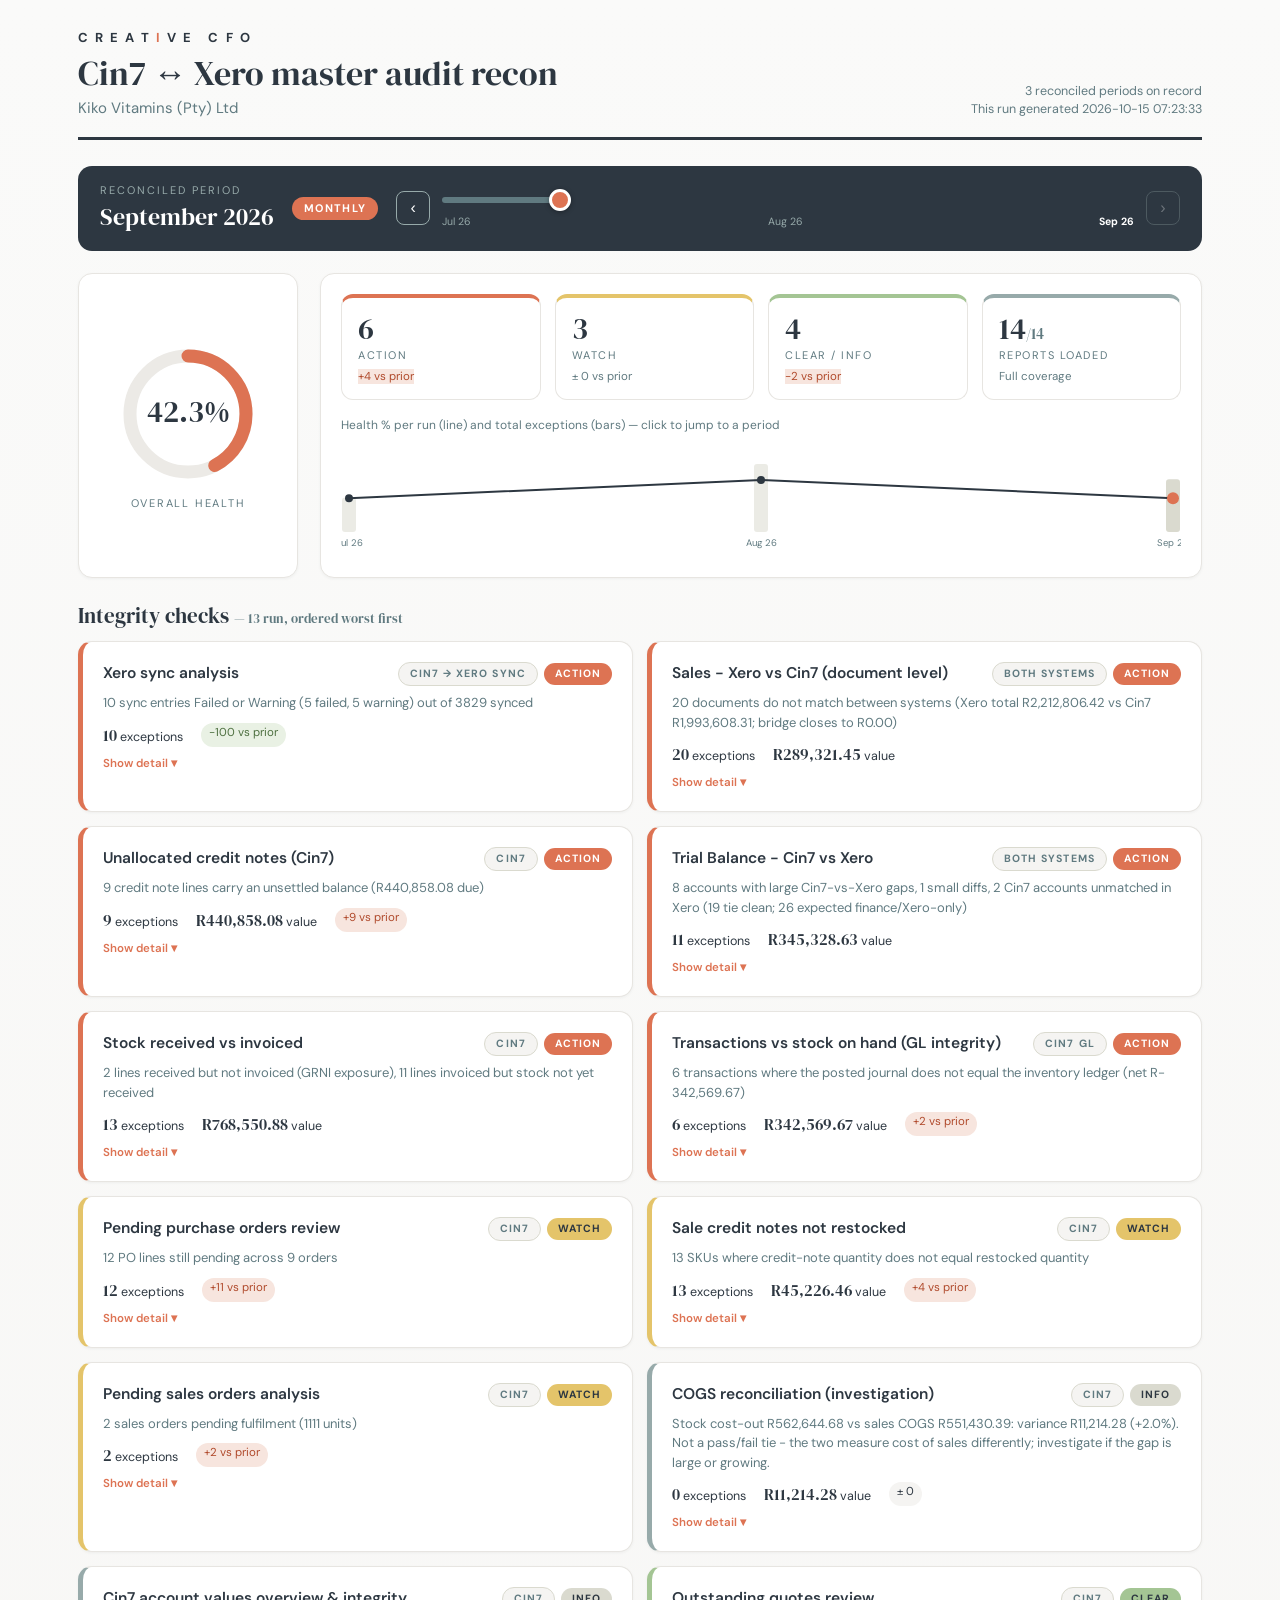
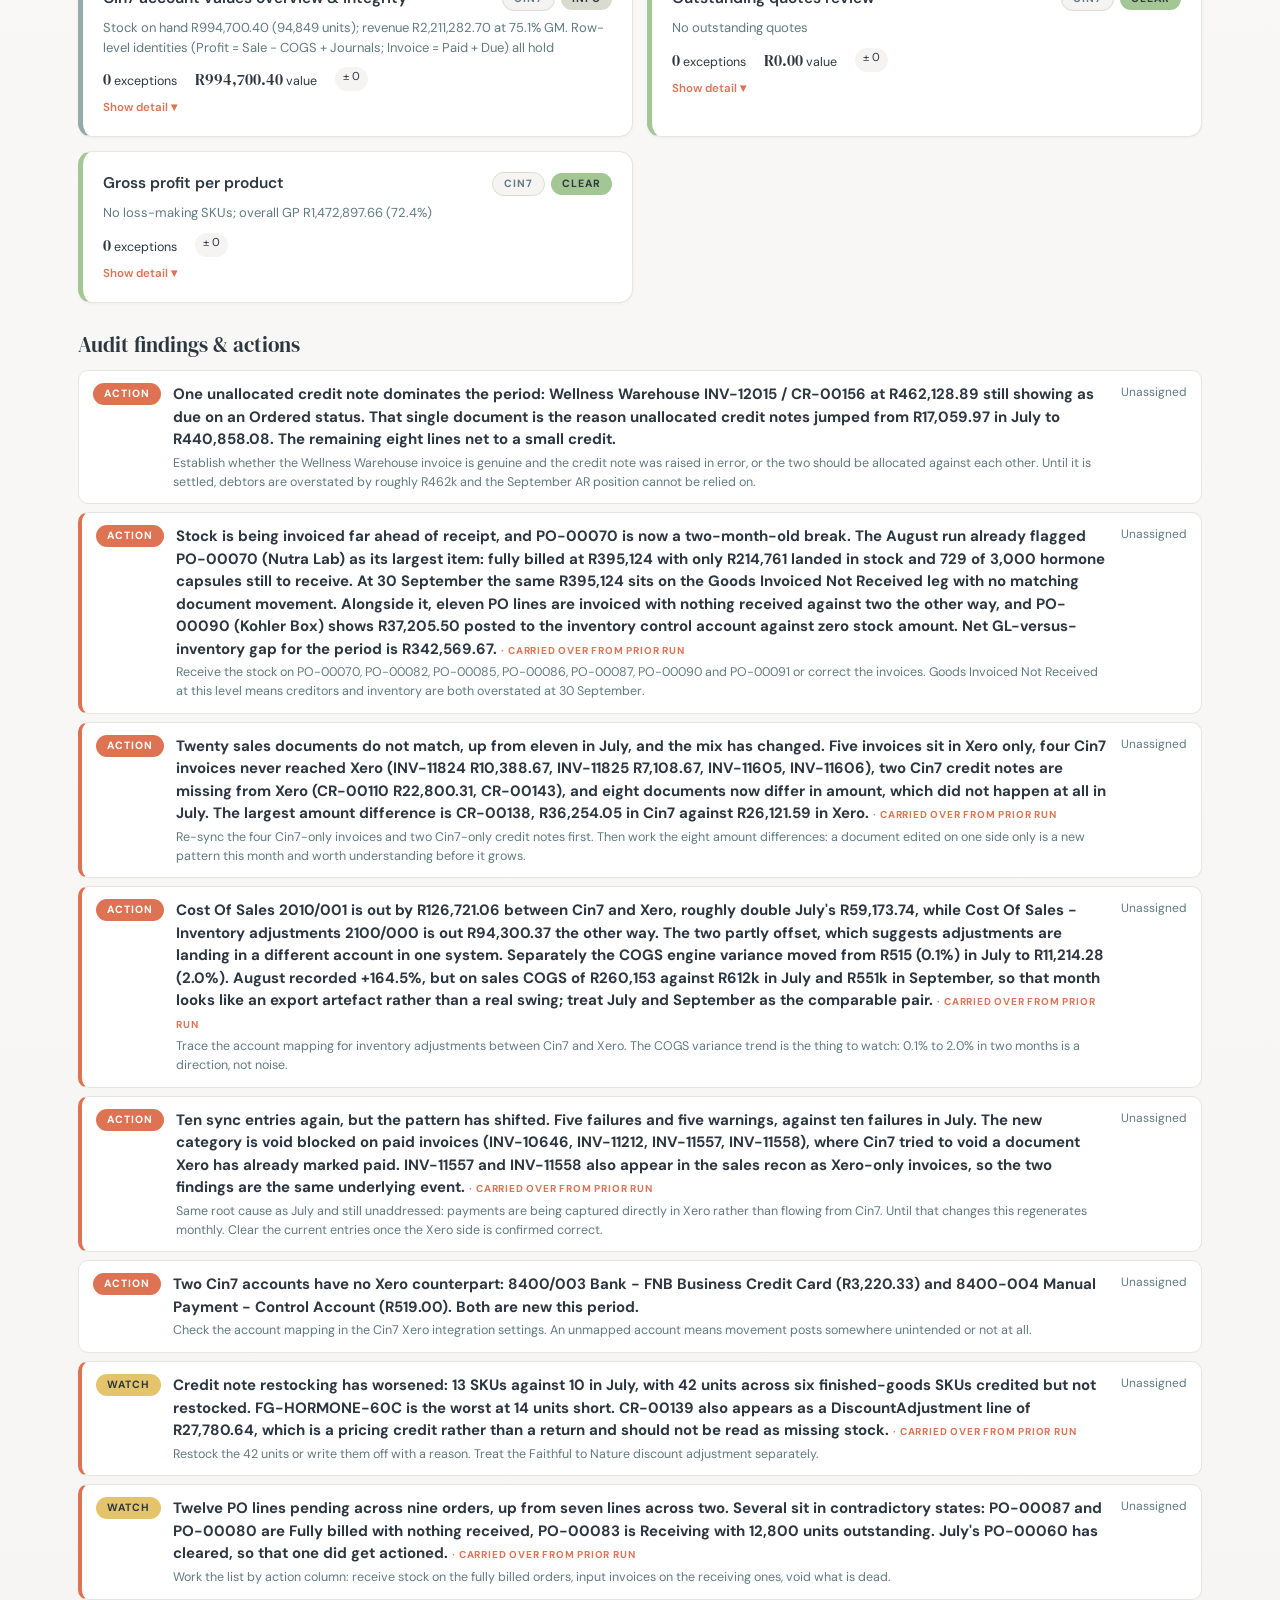
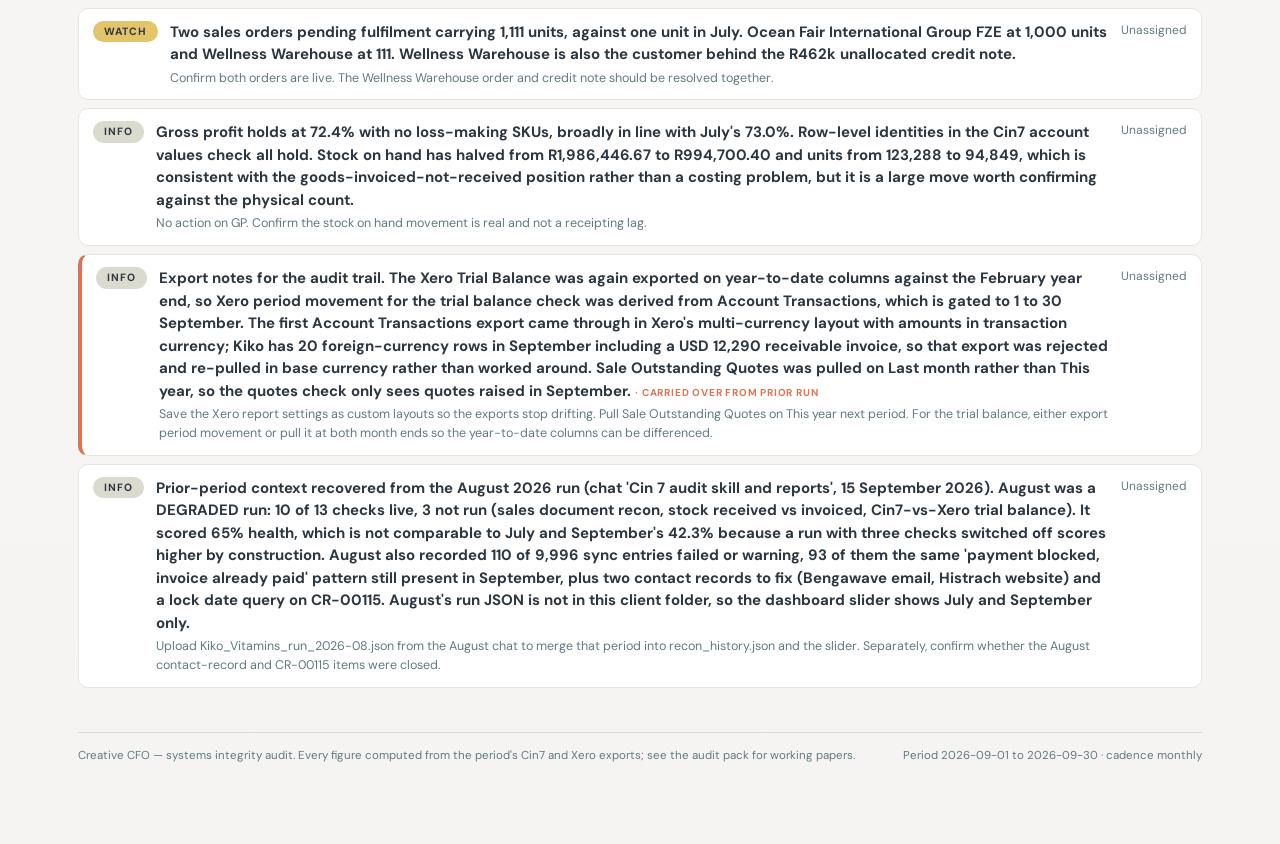
<file: recon/kiko/dashboard.html>
<!DOCTYPE html>
<html lang="en">
<head>
<meta charset="utf-8">
<meta name="viewport" content="width=device-width, initial-scale=1">
<title>Cin7 ↔ Xero Master Audit Recon</title>
<style>
@import url('https://fonts.googleapis.com/css2?family=DM+Sans:wght@400;500;600;700&family=DM+Serif+Display&display=swap');
:root{
  --navy:#2d3741; --orange:#dd7353; --green:#a4c594; --sand:#dadacf;
  --grey:#607a80; --bluegrey:#97aaaa; --amber:#e4c46a;
  --bg0:#FAFAF9; --bg1:#F5F4F2; --card:#ffffff;
}
*{box-sizing:border-box;margin:0;padding:0}
body{font-family:'DM Sans',-apple-system,'Segoe UI',sans-serif;color:var(--navy);
  background:linear-gradient(180deg,var(--bg0) 0%,var(--bg1) 100%);min-height:100vh;
  font-size:15px;line-height:1.5}
.wrap{max-width:1180px;margin:0 auto;padding:28px 28px 80px}
/* header */
.brand{display:flex;justify-content:space-between;align-items:flex-end;gap:16px;
  border-bottom:3px solid var(--navy);padding-bottom:18px;flex-wrap:wrap}
.brand .word{font-weight:700;letter-spacing:.55em;font-size:13px;color:var(--navy);text-transform:uppercase}
.brand .word .dot{color:var(--orange)}
h1{font-family:'DM Serif Display',Georgia,serif;font-weight:400;font-size:34px;line-height:1.15;margin-top:6px}
.brand .client{font-size:15px;color:var(--grey);margin-top:4px}
.brand .meta{text-align:right;color:var(--grey);font-size:12.5px}
/* period bar */
.periodbar{display:flex;align-items:center;gap:18px;background:var(--navy);color:#fff;
  border-radius:14px;padding:16px 22px;margin:26px 0 22px;flex-wrap:wrap}
.periodbar .lbl{font-size:11px;letter-spacing:.18em;text-transform:uppercase;color:var(--bluegrey)}
.periodbar .cur{font-family:'DM Serif Display',Georgia,serif;font-size:24px;white-space:nowrap}
.periodbar .cad{background:var(--orange);color:#fff;font-size:11px;font-weight:700;
  letter-spacing:.12em;text-transform:uppercase;border-radius:20px;padding:3px 12px}
.sliderbox{flex:1;min-width:260px;display:flex;align-items:center;gap:12px}
button.nav{background:transparent;border:1.5px solid var(--bluegrey);color:#fff;border-radius:8px;
  width:34px;height:34px;font-size:16px;cursor:pointer;transition:.15s}
button.nav:hover:not(:disabled){background:var(--orange);border-color:var(--orange)}
button.nav:disabled{opacity:.3;cursor:default}
input[type=range]{flex:1;-webkit-appearance:none;appearance:none;height:6px;border-radius:4px;
  background:var(--grey);outline:none;cursor:pointer}
input[type=range]::-webkit-slider-thumb{-webkit-appearance:none;appearance:none;width:22px;height:22px;border-radius:50%;
  background:var(--orange);border:3px solid #fff;box-shadow:0 1px 5px rgba(0,0,0,.35);cursor:grab}
input[type=range]::-moz-range-thumb{width:18px;height:18px;border-radius:50%;
  background:var(--orange);border:3px solid #fff;cursor:grab}
.ticks{display:flex;justify-content:space-between;font-size:10.5px;color:var(--bluegrey);margin-top:4px}
/* hero */
.hero{display:grid;grid-template-columns:220px 1fr;gap:22px;margin-bottom:22px}
.card{background:var(--card);border:1px solid #e7e5e1;border-radius:14px;padding:20px;
  box-shadow:0 1px 3px rgba(45,55,65,.05)}
.ring{display:flex;flex-direction:column;align-items:center;justify-content:center;text-align:center}
.ring .pct{font-family:'DM Serif Display',Georgia,serif;font-size:38px}
.ring .sub{font-size:11px;letter-spacing:.16em;text-transform:uppercase;color:var(--grey)}
.tiles{display:grid;grid-template-columns:repeat(auto-fit,minmax(140px,1fr));gap:14px}
.tile{border-radius:12px;padding:14px 16px;border:1px solid #e7e5e1;background:#fff}
.tile .n{font-family:'DM Serif Display',Georgia,serif;font-size:30px;line-height:1.1}
.tile .t{font-size:11px;letter-spacing:.14em;text-transform:uppercase;color:var(--grey);margin-top:2px}
.tile .d{font-size:11.5px;margin-top:5px;color:var(--grey)}
.tile.action{border-top:4px solid var(--orange)}
.tile.watch{border-top:4px solid var(--amber)}
.tile.clear{border-top:4px solid var(--green)}
.tile.cov{border-top:4px solid var(--bluegrey)}
/* trend */
.trend h2,.checks h2,.findings h2{font-family:'DM Serif Display',Georgia,serif;font-weight:400;
  font-size:21px;margin-bottom:10px}
.trend .hint{font-size:12px;color:var(--grey);margin-bottom:6px}
/* checks */
.grid{display:grid;grid-template-columns:1fr 1fr;gap:14px}
@media(max-width:860px){.grid{grid-template-columns:1fr}.hero{grid-template-columns:1fr}}
.chk{cursor:pointer;transition:.15s;border-left:5px solid var(--sand)}
.chk:hover{transform:translateY(-1px);box-shadow:0 4px 14px rgba(45,55,65,.10)}
.chk.action{border-left-color:var(--orange)}
.chk.watch{border-left-color:var(--amber)}
.chk.clear{border-left-color:var(--green)}
.chk.info{border-left-color:var(--bluegrey)}
.chk .top{display:flex;justify-content:space-between;gap:10px;align-items:flex-start}
.chk h3{font-size:15.5px;font-weight:600}
.pill{font-size:10.5px;font-weight:700;letter-spacing:.1em;text-transform:uppercase;
  border-radius:20px;padding:3px 11px;white-space:nowrap}
.pill.action{background:var(--orange);color:#fff}
.pill.watch{background:var(--amber);color:var(--navy)}
.pill.clear{background:var(--green);color:var(--navy)}
.pill.info{background:var(--sand);color:var(--navy)}
.pill.not_run{background:#c8cfd4;color:var(--navy)}
.chk .head{font-size:13px;color:var(--grey);margin-top:7px}
.chk .stats{display:flex;gap:18px;margin-top:10px;font-size:12.5px}
.chk .stats b{font-size:16px;font-family:'DM Serif Display',Georgia,serif;font-weight:400}
.chk .delta{font-size:11.5px;border-radius:12px;padding:1px 8px;background:var(--bg1)}
.delta.up{color:#b04a2c;background:#f7e5de}
.delta.down{color:#4e7040;background:#e9f1e4}
.chk .more{font-size:11.5px;color:var(--orange);font-weight:600;margin-top:8px}
/* detail */
.detail{display:none;margin-top:12px;border-top:1px dashed var(--sand);padding-top:12px}
.chk.open .detail{display:block}
.res{background:var(--bg1);border-left:3px solid var(--orange);border-radius:0 8px 8px 0;
  padding:9px 12px;font-size:12.5px;color:var(--navy);margin-bottom:10px}
.res b{color:var(--orange)}
.tblwrap{overflow-x:auto;max-height:340px;overflow-y:auto;border:1px solid #eceae6;border-radius:8px}
table{border-collapse:collapse;width:100%;font-size:12px}
th{position:sticky;top:0;background:var(--navy);color:#fff;text-align:left;padding:7px 9px;
  font-weight:600;white-space:nowrap}
td{padding:6px 9px;border-bottom:1px solid #f0eeea;white-space:nowrap}
td.num{text-align:right;font-variant-numeric:tabular-nums}
tr:nth-child(even) td{background:#fbfaf9}
/* findings */
.findings{margin-top:26px}
.fnd{display:grid;grid-template-columns:auto 1fr auto;gap:12px;padding:12px 14px;
  border:1px solid #e7e5e1;border-radius:10px;background:#fff;margin-bottom:8px;align-items:start}
.fnd .who{font-size:12px;color:var(--grey);text-align:right;white-space:nowrap}
.fnd.carried{border-left:4px solid var(--orange)}
.badge{font-size:10px;font-weight:700;letter-spacing:.08em;text-transform:uppercase;
  color:var(--orange)}
footer{margin-top:44px;border-top:1px solid var(--sand);padding-top:14px;font-size:11.5px;
  color:var(--grey);display:flex;justify-content:space-between;gap:12px;flex-wrap:wrap}
.empty{color:var(--grey);font-size:13px;padding:14px}
@media print{.periodbar{background:#fff;color:var(--navy);border:1px solid var(--sand)}
  .sliderbox,button.nav{display:none}.chk .detail{display:block}.chk{break-inside:avoid}}
</style>
</head>
<body>
<div class="wrap">
  <div class="brand">
    <div>
      <div class="word">Creat<span class="dot">i</span>ve CFO</div>
      <h1>Cin7 ↔ Xero master audit recon</h1>
      <div class="client" id="client"></div>
    </div>
    <div class="meta" id="meta"></div>
  </div>

  <div class="periodbar">
    <div>
      <div class="lbl">Reconciled period</div>
      <div class="cur" id="curPeriod">—</div>
    </div>
    <span class="cad" id="cadence"></span>
    <div class="sliderbox">
      <button class="nav" id="prev" aria-label="Previous period">‹</button>
      <div style="flex:1">
        <input type="range" id="slider" min="0" max="0" value="0" step="1"
               aria-label="Select reconciled period">
        <div class="ticks" id="ticks"></div>
      </div>
      <button class="nav" id="next" aria-label="Next period">›</button>
    </div>
  </div>

  <div class="hero">
    <div class="card ring">
      <svg id="gauge" width="150" height="150" viewBox="0 0 150 150" role="img" aria-label="Overall health"></svg>
      <div class="sub" style="margin-top:6px">Overall health</div>
    </div>
    <div class="card">
      <div class="tiles" id="tiles"></div>
      <div class="trend" style="margin-top:16px">
        <div class="hint" id="trendHint"></div>
        <svg id="trendSvg" width="100%" height="110" preserveAspectRatio="none" role="img"
             aria-label="Health and exceptions across runs"></svg>
      </div>
    </div>
  </div>

  <div class="checks">
    <h2>Integrity checks <span style="font-size:13px;color:var(--grey)" id="chkCount"></span></h2>
    <div class="grid" id="grid"></div>
  </div>

  <div class="findings" id="findingsBox" style="display:none">
    <h2>Audit findings &amp; actions</h2>
    <div id="findings"></div>
  </div>

  <footer>
    <div>Creative CFO — systems integrity audit. Every figure computed from the period's Cin7 and Xero exports; see the audit pack for working papers.</div>
    <div id="foot"></div>
  </footer>
</div>

<script>
const HIST = {"schema": 1, "client": "Kiko Vitamins (Pty) Ltd", "runs": [{"schema": 1, "client": "Kiko Vitamins (Pty) Ltd", "cadence": "monthly", "period_label": "July 2026", "period_from": "2026-07-01", "period_to": "2026-07-31", "generated_at": "2026-08-17T12:21:29", "overall_health": 42.3, "status_counts": {"action": 6, "watch": 3, "clear": 2, "info": 2, "not_run": 0}, "reports_loaded": {"inv_movement_details": "Inventory_Movement_Details_Report__10_.xlsx", "inv_movement_summary": "Inventory_Movement_Summary_Report__17_.xlsx", "account_transactions": "Kiko_Vitamins__Pty__Ltd_-_Account_Transactions__56_.xlsx", "xero_tb": "Kiko_Vitamins__Pty__Ltd_-_Trial_Balance__3_.xlsx", "pending_po": "Pending_Purchase_Orders_Report__8_.xlsx", "pending_so": "Pending_Sale_Orders_Report__10_.xlsx", "pl_by_product": "Profit___Loss_by_Product_Report__5_.xlsx", "sale_invoices_cn": "Sale_Invoices___Credit_Notes__38_.xlsx", "outstanding_quotes": "Sale_Outstanding_Quotes_Report__6_.xlsx", "sale_overview": "Sale_Overview_Report__14_.xlsx", "stock_received_vs_invoiced": "Stock_Received_vs_Invoice_Report__9_.xlsx", "txn_vs_soh": "Transactions_vs_Stock_on_Hand_Difference__4_.xlsx", "cin7_tb": "TrialBalance__4_.xlsx", "xero_sync": "Xero_Synchronisation_Report__3_.xlsx"}, "checks": [{"key": "xero_sync", "title": "Xero sync analysis", "status": "action", "system": "Cin7 \u2192 Xero sync", "exceptions": 10, "value": null, "headline": "10 sync entries Failed or Warning (10 failed, 0 warning) out of 4238 synced", "columns": ["cin7 core number", "type", "status", "issue type", "message"], "rows": [{"cin7 core number": "CR-00073", "type": "Sale Credit Allocation", "status": "Failed", "issue type": "Invoice paid in Xero - update blocked", "message": "The invoice you are trying to allocate to has already been paid off<br/>Credit Note cannot be allocated as amount is greater than amount outstanding<br/>Credit Note cannot be allocated as the allocation amount is greater than the amount remaining on the Credit Note"}, {"cin7 core number": "INV-07716", "type": "Invoice", "status": "Failed", "issue type": "Payment blocked - invoice already paid", "message": "Current invoice has been paid in Xero and cannot be updated. Please remove payment in Xero and then try to export the invoice."}, {"cin7 core number": "INV-07730", "type": "Payment", "status": "Failed", "issue type": "Payment blocked - invoice already paid", "message": "Payments can only be made against Authorised documents. This invoice is already paid in Xero, this payment cannot be exported.<br/>Payment amount exceeds the amount outstanding on this document"}, {"cin7 core number": "INV-07910", "type": "Invoice", "status": "Failed", "issue type": "Payment blocked - invoice already paid", "message": "Current invoice has been paid in Xero and cannot be updated. Please remove payment in Xero and then try to export the invoice."}, {"cin7 core number": "INV-08120", "type": "Invoice", "status": "Failed", "issue type": "Payment blocked - invoice already paid", "message": "Current invoice has been paid in Xero and cannot be updated. Please remove payment in Xero and then try to export the invoice."}, {"cin7 core number": "INV-08861", "type": "Invoice", "status": "Failed", "issue type": "Payment blocked - invoice already paid", "message": "Current invoice has been paid in Xero and cannot be updated. Please remove payment in Xero and then try to export the invoice."}, {"cin7 core number": "INV-08904", "type": "Invoice", "status": "Failed", "issue type": "Payment blocked - invoice already paid", "message": "Current invoice has been paid in Xero and cannot be updated. Please remove payment in Xero and then try to export the invoice."}, {"cin7 core number": "INV-09020", "type": "Payment", "status": "Failed", "issue type": "Payment blocked - invoice already paid", "message": "Payments can only be made against Authorised documents. This invoice is already paid in Xero, this payment cannot be exported.<br/>Payment amount exceeds the amount outstanding on this document"}, {"cin7 core number": "INV-09238", "type": "Payment", "status": "Failed", "issue type": "Payment blocked - invoice already paid", "message": "Payments can only be made against Authorised documents. This invoice is already paid in Xero, this payment cannot be exported.<br/>Payment amount exceeds the amount outstanding on this document"}, {"cin7 core number": "INV-09317", "type": "Invoice", "status": "Failed", "issue type": "Payment blocked - invoice already paid", "message": "Current invoice has been paid in Xero and cannot be updated. Please remove payment in Xero and then try to export the invoice."}], "detail": {"status_counts": {"Completed": 4228, "Failed": 10, "Warning": 0}, "by_issue_type": {"Payment blocked - invoice already paid": 9, "Invoice paid in Xero - update blocked": 1}}, "resolution": "Most errors mean Cin7 re-pushed a document already PAID in Xero. If Xero is correct: Cin7 -> Xero Sync History -> set entry to Skipped (bulk-select Failed/Warning works). If the Cin7 change must reach Xero: remove the payment in Xero, re-sync, re-apply the payment."}, {"key": "sales_recon", "title": "Sales - Xero vs Cin7 (document level)", "status": "action", "system": "Both systems", "exceptions": 11, "value": 68239.62, "headline": "11 documents do not match between systems (Xero total R2,182,894.30 vs Cin7 R2,207,530.66; bridge closes to R-0.00)", "columns": ["document", "section", "xero", "cin7", "difference"], "rows": [{"document": "INV-10118", "section": "1) Invoice on Xero not Cin7", "xero": 558.43, "cin7": null, "difference": null}, {"document": "INV-10119", "section": "1) Invoice on Xero not Cin7", "xero": 1319.77, "cin7": null, "difference": null}, {"document": "INV-10138", "section": "1) Invoice on Xero not Cin7", "xero": 433.91, "cin7": null, "difference": null}, {"document": "INV-10139", "section": "1) Invoice on Xero not Cin7", "xero": 3258.04, "cin7": null, "difference": null}, {"document": "INV-09204", "section": "2) Invoice on Cin7 not Xero", "xero": null, "cin7": 11916.51, "difference": null}, {"document": "INV-09205", "section": "2) Invoice on Cin7 not Xero", "xero": null, "cin7": 7111.29, "difference": null}, {"document": "CN-2366", "section": "3) Credit note on Xero not Cin7", "xero": -3368.27, "cin7": null, "difference": null}, {"document": "CN-2367", "section": "3) Credit note on Xero not Cin7", "xero": -851.35, "cin7": null, "difference": null}, {"document": "CN-2368", "section": "3) Credit note on Xero not Cin7", "xero": -23190.57, "cin7": null, "difference": null}, {"document": "CN-2369", "section": "3) Credit note on Xero not Cin7", "xero": 1313.98, "cin7": null, "difference": null}, {"document": "CN-2371", "section": "3) Credit note on Xero not Cin7", "xero": 14917.5, "cin7": null, "difference": null}], "detail": {"total_xero": 2182894.3, "total_cin7": 2207530.66, "final_difference": -0.0, "sections": {"xero_only_inv": 4, "cin7_only_inv": 2, "xero_only_cn": 5, "cin7_only_cn": 0, "amount_diffs": 0}}, "resolution": "Sections 1/3: document exists in Xero only - usually manual Xero entries or consolidated Cin7 pushes; confirm intent, then create or sync the Cin7 side or accept as Xero-manual. Sections 2/4: Cin7 document never reached Xero - check Xero Sync History and re-sync. Section 5: line-level edits in one system only - open both documents and align."}, {"key": "unallocated_cn", "title": "Unallocated credit notes (Cin7)", "status": "action", "system": "Cin7", "exceptions": 9, "value": 17059.97, "headline": "9 credit note lines carry an unsettled balance (R17,059.97 due)", "columns": ["invoice #", "customer", "order date", "status", "invoice", "due"], "rows": [{"invoice #": "INV-08936, CR-00105", "customer": "Foschini Retail Group (Pty) Ltd", "order date": "2026-07-01", "status": "Credited", "invoice": 27566.31, "due": 27566.31}, {"invoice #": "INV-08970, CR-00089", "customer": "Fatima Samaai", "order date": "2026-07-02", "status": "Credited", "invoice": 0, "due": -1690.2}, {"invoice #": "INV-09017, CR-00087", "customer": "Christelle Blackie", "order date": "2026-07-03", "status": "Credited", "invoice": -1272.45, "due": -1272.45}, {"invoice #": "INV-09020, CR-00082", "customer": "Taaibah Vahid", "order date": "2026-07-03", "status": "Shipping", "invoice": 100, "due": -499.0}, {"invoice #": "INV-09217, CR-00090", "customer": "Tasneem Variawa", "order date": "2026-07-09", "status": "Credited", "invoice": -315.65, "due": -415.65}, {"invoice #": "INV-09238, CR-00086", "customer": "Prelene Abrahams", "order date": "2026-07-10", "status": "Credited", "invoice": 100, "due": -1265.04}, {"invoice #": "CR-00095, INV-09571, CR-00094", "customer": "Niki de Wit", "order date": "2026-07-21", "status": "Ordered", "invoice": -424.15, "due": -424.15}, {"invoice #": "INV-09649, CR-00096", "customer": "Assra Tajbhai", "order date": "2026-07-23", "status": "Shipping", "invoice": -524.15, "due": -524.15}, {"invoice #": "INV-09652, CR-00100", "customer": "Namonline PTY LTD ", "order date": "2026-07-23", "status": "Credited", "invoice": 4686.3, "due": -4415.7}], "detail": {}, "resolution": "A credited sale should net to zero due. Open each credit note in Cin7, allocate it against its invoice (or refund it), and confirm the pair washes to nil in Xero AR."}, {"key": "cogs_recon", "title": "COGS reconciliation (investigation)", "status": "info", "system": "Cin7", "exceptions": 0, "value": 514.98, "headline": "Stock cost-out R612,646.92 vs sales COGS R612,131.95: variance R514.98 (+0.1%). Not a pass/fail tie - the two measure cost of sales differently; investigate if the gap is large or growing.", "columns": ["measure", "value"], "rows": [{"measure": "Sale Overview COGS (sales side)", "value": 612131.95}, {"measure": "Inventory cost-out: Sale + SaleMultiple", "value": 612646.92}, {"measure": "Variance (stock - sales)", "value": 514.98}, {"measure": "Implied GM% (sales COGS)", "value": 0.7306}, {"measure": "Implied GM% (stock cost-out)", "value": 0.7303}, {"measure": "Cost-out by type: FinishedGoods", "value": 222314.97}, {"measure": "Cost-out by type: Sale", "value": 612305.55}, {"measure": "Cost-out by type: SaleMultiple", "value": 341.38}, {"measure": "Cost-out by type: StockAdjustment", "value": 81572.29}, {"measure": "Cost-out by type: StockTransfer", "value": 41076.56}, {"measure": "Cost-out by type: WriteOff", "value": 34542.19}, {"measure": "Sale cost-out by location: Dischem", "value": 11481.61}, {"measure": "Sale cost-out by location: Main Warehouse", "value": 487291.28}, {"measure": "Sale cost-out by location: Olio Store local pick ups", "value": 814.86}, {"measure": "Sale cost-out by location: Takealot CPT", "value": 29036.39}, {"measure": "Sale cost-out by location: Takealot Durban ", "value": 15453.31}, {"measure": "Sale cost-out by location: Takealot JHB ", "value": 50236.87}, {"measure": "Sale cost-out by location: The Lot CMT", "value": 311.18}, {"measure": "Sale cost-out by location: The Lot Sea Point", "value": 200.89}, {"measure": "Sale cost-out by location: The Olio Store", "value": 5837.21}, {"measure": "Sale cost-out by location: WeAreEGG Cavendish", "value": 7134.8}, {"measure": "Sale cost-out by location: WeAreEGG V&A", "value": 4848.53}], "detail": {"variance_pct": 0.0008}, "resolution": "Differences come from bundles/kits (assembly cost-out lands in FinishedGoods), consignment/channel locations, and order status timing. A large or growing gap can mean COGS is misstated in one system - trace the by-type and by-location breakdown."}, {"key": "pending_po", "title": "Pending purchase orders review", "status": "watch", "system": "Cin7", "exceptions": 7, "value": null, "headline": "7 PO lines still pending across 2 orders", "columns": ["po #", "po date", "sku", "product", "status", "supplier", "ordered", "to invoice", "to receive", "action needed"], "rows": [{"po #": "PO-00060", "po date": "05-May-2026", "sku": "RM-CAPSULE-DEBLOAT-60", "product": "Capsule - Debloat + Gut Glow - 60", "status": "Received", "supplier": "Nutra Lab", "ordered": 2000, "to invoice": 2000, "to receive": 0, "action needed": "Input invoice"}, {"po #": "PO-00060", "po date": "05-May-2026", "sku": "RM-CAPSULE-HORMONE-60", "product": "Capsule - Hormone Balance - 60", "status": "Received", "supplier": "Nutra Lab", "ordered": 2500, "to invoice": 2500, "to receive": 0, "action needed": "Input invoice"}, {"po #": "PO-00066", "po date": "07-Jul-2026", "sku": "RM-CAPSULE-HORMONE-60", "product": "Capsule - Hormone Balance - 60", "status": "Ordering", "supplier": "Nutra Lab", "ordered": 210, "to invoice": 210, "to receive": 210, "action needed": "Void if order not valid, else progress it"}, {"po #": "PO-00060", "po date": "05-May-2026", "sku": "RM-CAPSULE-MENO-60", "product": "Capsule - Menopause Balance -60", "status": "Received", "supplier": "Nutra Lab", "ordered": 1600, "to invoice": 1600, "to receive": 0, "action needed": "Input invoice"}, {"po #": "PO-00066", "po date": "07-Jul-2026", "sku": "RM-CAPSULE-MENO-60", "product": "Capsule - Menopause Balance -60", "status": "Ordering", "supplier": "Nutra Lab", "ordered": 60, "to invoice": 60, "to receive": 60, "action needed": "Void if order not valid, else progress it"}, {"po #": "PO-00060", "po date": "05-May-2026", "sku": "RM-CAPSULE-PREPRO-30-STD", "product": "Capsule - Prebiotic + Probiotic -30 STD", "status": "Received", "supplier": "Nutra Lab", "ordered": 2000, "to invoice": 2000, "to receive": 0, "action needed": "Input invoice"}, {"po #": "PO-00060", "po date": "05-May-2026", "sku": "RM-MOON BALM-50g", "product": "Moon Balm 50g", "status": "Received", "supplier": "Nutra Lab", "ordered": 300, "to invoice": 300, "to receive": 0, "action needed": "Input invoice"}], "detail": {"orders": 2}, "resolution": "Work each line: enter the supplier invoice where stock is received but uninvoiced, receive stock where invoiced but not received, and void stale orders that will never be fulfilled."}, {"key": "cn_restock", "title": "Sale credit notes not restocked", "status": "watch", "system": "Cin7", "exceptions": 10, "value": -17492.79, "headline": "10 SKUs where credit-note quantity does not equal restocked quantity", "columns": ["sku", "cn_docs", "qty_credited", "qty_restocked", "shortfall", "cn_value", "restock status"], "rows": [{"sku": "FG-DEBLOAT-60C", "cn_docs": "CR-00082, CR-00090, CR-00091, CR-00099", "qty_credited": 8, "qty_restocked": 1.0, "shortfall": 7.0, "cn_value": -2860.64, "restock status": "Not restocked"}, {"sku": "FG-HORMONE-60C", "cn_docs": "CR-00096, CR-00097, CR-00100", "qty_credited": 17, "qty_restocked": 0.0, "shortfall": 17.0, "cn_value": -4428.05, "restock status": "Not restocked"}, {"sku": "FG-MENO-60C", "cn_docs": "CR-00087, CR-00088, CR-00092, CR-00094, CR-00095, CR-00100", "qty_credited": 17, "qty_restocked": 9.0, "shortfall": 8.0, "cn_value": -6055.25, "restock status": "Not restocked"}, {"sku": "FG-PREPRO-30C-STD", "cn_docs": "CR-00098, CR-00099", "qty_credited": 11, "qty_restocked": 0.0, "shortfall": 11.0, "cn_value": -3138.85, "restock status": "Not restocked"}, {"sku": "Shipping - Aramex", "cn_docs": "CR-00084, CR-00099, CR-00100", "qty_credited": 3, "qty_restocked": 0.0, "shortfall": 3.0, "cn_value": -396.0, "restock status": "Not restocked"}, {"sku": "Shipping - Local Delivery", "cn_docs": "CR-00094", "qty_credited": 1, "qty_restocked": 0.0, "shortfall": 1.0, "cn_value": 0.0, "restock status": "Not restocked"}, {"sku": "Shipping - Standard", "cn_docs": "CR-00096", "qty_credited": 1, "qty_restocked": 0.0, "shortfall": 1.0, "cn_value": -100.0, "restock status": "Not restocked"}, {"sku": "Shipping - Standard National Shipping (Aramex)", "cn_docs": "CR-00085", "qty_credited": 1, "qty_restocked": 0.0, "shortfall": 1.0, "cn_value": -138.0, "restock status": "Not restocked"}, {"sku": "Shipping - Standard National Shipping (Courier Guy", "cn_docs": "CR-00083, CR-00101", "qty_credited": 2, "qty_restocked": 0.0, "shortfall": 2.0, "cn_value": -276.0, "restock status": "Not restocked"}, {"sku": "Shipping refund", "cn_docs": "CR-00097", "qty_credited": 1, "qty_restocked": 0.0, "shortfall": 1.0, "cn_value": -100.0, "restock status": "Not restocked"}], "detail": {"skus_checked": 12}, "resolution": "Per SKU, credited units should re-enter stock (Sale/SaleMultiple, Type=In) unless genuinely not returned (damaged/kept). Restock the missing units in Cin7, or record why not (write-off) so inventory and COGS stay true. Service-only credit lines (shipping, fees) are excluded."}, {"key": "tb", "title": "Trial Balance - Cin7 vs Xero", "status": "action", "system": "Both systems", "exceptions": 6, "value": 231451.11, "headline": "5 accounts with large Cin7-vs-Xero gaps, 1 small diffs (11 tie clean; 27 expected finance/Xero-only)", "columns": ["account", "class", "cin7", "xero", "difference", "status"], "rows": [{"account": "1010/001 Sales - Stockists", "class": "REVENUE", "cin7": -1249132.34, "xero": -1162508.76, "difference": -86623.58, "status": "REVIEW - large gap (possible sync issue)"}, {"account": "1010/003 Sales - Resellers", "class": "REVENUE", "cin7": -185689.56, "xero": -255524.35, "difference": 69834.79, "status": "REVIEW - large gap (possible sync issue)"}, {"account": "2010/001 Cost Of Sales", "class": "EXPENSE", "cin7": 613556.31, "xero": 554382.57, "difference": 59173.74, "status": "REVIEW - large gap (possible sync issue)"}, {"account": "3610/400 Marketing - B2B", "class": "EXPENSE", "cin7": 1863.15, "xero": 14351.01, "difference": -12487.86, "status": "REVIEW - large gap (possible sync issue)"}, {"account": "1010/002 Sales - Online", "class": "REVENUE", "cin7": -772708.76, "xero": -776039.9, "difference": 3331.14, "status": "REVIEW - large gap (possible sync issue)"}, {"account": "3720/000 Packaging Materials", "class": "EXPENSE", "cin7": 2404.12, "xero": 3275.76, "difference": -871.64, "status": "Small diff"}, {"account": "8300/001 Control Account - Takealot", "class": "ASSET", "cin7": 293853.0, "xero": -42781.13, "difference": 336634.13, "status": "Expected - finance/non-inventory"}, {"account": "8400-001 Paystack Control Account", "class": "ASSET", "cin7": 326398.83, "xero": -6997.63, "difference": 333396.46, "status": "Expected - finance/non-inventory"}, {"account": "8400/005 FNB Gold Business", "class": "ASSET", "cin7": 225917.27, "xero": 528056.04, "difference": -302138.77, "status": "Expected - finance/non-inventory"}, {"account": "8400-005 Stripe Payment - Control Account", "class": "ASSET", "cin7": 290376.93, "xero": 0.0, "difference": 290376.93, "status": "Expected - finance/non-inventory"}, {"account": "8400-003 Payfast - Control Account", "class": "ASSET", "cin7": 241838.88, "xero": -392.37, "difference": 242231.25, "status": "Expected - finance/non-inventory"}, {"account": "9500/000 VAT Control Account", "class": "LIABILITY", "cin7": -325827.15, "xero": -191097.62, "difference": -134729.53, "status": "Expected - finance/non-inventory"}, {"account": "8000/000 Accounts Receivable", "class": "ASSET", "cin7": 700133.33, "xero": 598248.64, "difference": 101884.69, "status": "Expected - finance/non-inventory"}, {"account": "8400-002 Payjustnow - Control Account", "class": "ASSET", "cin7": 37183.26, "xero": 913.89, "difference": 36269.37, "status": "Expected - finance/non-inventory"}, {"account": "9000/000 Accounts Payable", "class": "LIABILITY", "cin7": 655021.56, "xero": 642922.14, "difference": 12099.42, "status": "Expected - finance/non-inventory"}, {"account": "2011/006 Cost of Sales - Bank Charges", "class": "EXPENSE", "cin7": 44772.33, "xero": 45244.83, "difference": -472.5, "status": "Expected - finance/non-inventory"}, {"account": "1011/005 Sales - Rebates", "class": "REVENUE", "cin7": 0.0, "xero": 9957.65, "difference": -9957.65, "status": "Xero-only activity (no Cin7 movement)"}, {"account": "1011/001 Sales - Settlement Discount", "class": "REVENUE", "cin7": 0.0, "xero": 8391.59, "difference": -8391.59, "status": "Xero-only activity (no Cin7 movement)"}, {"account": "1010/100 Sales - Discounts Allowed", "class": "REVENUE", "cin7": 0.0, "xero": 6589.3, "difference": -6589.3, "status": "Xero-only activity (no Cin7 movement)"}, {"account": "2011/003 Cost of Sales - Logistics", "class": "EXPENSE", "cin7": 0.0, "xero": 3215.04, "difference": -3215.04, "status": "Xero-only activity (no Cin7 movement)"}, {"account": "8000/001 Accounts Receivable - Sundry Debtors", "class": "ASSET", "cin7": 0.0, "xero": -2751.28, "difference": 2751.28, "status": "Xero-only activity (no Cin7 movement)"}, {"account": "3750/000 Printing & Stationery", "class": "EXPENSE", "cin7": 0.0, "xero": 1833.6, "difference": -1833.6, "status": "Xero-only activity (no Cin7 movement)"}, {"account": "00001 Rounding differences", "class": "ASSET", "cin7": 0.0, "xero": null, "difference": null, "status": "Dormant in Cin7 - no Xero match (not flagged)"}, {"account": "8400/000 Customer Credit Account", "class": "ASSET", "cin7": 0.0, "xero": null, "difference": null, "status": "Dormant in Cin7 - no Xero match (not flagged)"}, {"account": "8400/004 Bank - Paystack", "class": "ASSET", "cin7": 0.0, "xero": null, "difference": null, "status": "Dormant in Cin7 - no Xero match (not flagged)"}, {"account": "8400/010 PayFast", "class": "ASSET", "cin7": 0.0, "xero": null, "difference": null, "status": "Dormant in Cin7 - no Xero match (not flagged)"}, {"account": "8400-004 Manual Payment - Control Account", "class": "ASSET", "cin7": 0.0, "xero": null, "difference": null, "status": "Dormant in Cin7 - no Xero match (not flagged)"}, {"account": "8400-006 Stripe - Control Account", "class": "ASSET", "cin7": 0.0, "xero": null, "difference": null, "status": "Dormant in Cin7 - no Xero match (not flagged)"}, {"account": "3970/000 Transport", "class": "EXPENSE", "cin7": 0.0, "xero": null, "difference": null, "status": "Dormant in Cin7 - no Xero match (not flagged)"}, {"account": "4560/000 Small amount written off", "class": "EXPENSE", "cin7": 0.0, "xero": null, "difference": null, "status": "Dormant in Cin7 - no Xero match (not flagged)"}, {"account": "8300/006 Control Account - Shopify", "class": "LIABILITY", "cin7": 0.0, "xero": null, "difference": null, "status": "Dormant in Cin7 - no Xero match (not flagged)"}, {"account": "9970/000 Historical Adjustment", "class": "LIABILITY", "cin7": 0.0, "xero": null, "difference": null, "status": "Dormant in Cin7 - no Xero match (not flagged)"}, {"account": "1011/006 Sales - Shipping", "class": "REVENUE", "cin7": 0.0, "xero": null, "difference": null, "status": "Dormant in Cin7 - no Xero match (not flagged)"}, {"account": "7700/000 Inventory Control Account", "class": "ASSET", "cin7": -552299.65, "xero": -552299.34, "difference": -0.31, "status": "OK (tie)"}, {"account": "7700/003 Inventory: In-Transit", "class": "ASSET", "cin7": 0.0, "xero": 0.02, "difference": -0.02, "status": "OK (tie)"}, {"account": "2100/000 Cost Of Sales - Inventory adjustments", "class": "EXPENSE", "cin7": -1807.3, "xero": -1807.29, "difference": -0.01, "status": "OK (tie)"}, {"account": "3610.1 Marketing - PR/Sponsored Product", "class": "EXPENSE", "cin7": 31575.59, "xero": 31575.58, "difference": 0.01, "status": "OK (tie)"}, {"account": "7700/001 WIP - Inventory Control Account", "class": "ASSET", "cin7": 0.0, "xero": 0.0, "difference": 0.0, "status": "OK (tie)"}, {"account": "7800/000 Goods Received Not Invoiced (GRNI)", "class": "ASSET", "cin7": -115330.48, "xero": -115330.48, "difference": 0.0, "status": "OK (tie)"}, {"account": "7900/000 Goods Invoiced Not Received (GINR)", "class": "ASSET", "cin7": 0.0, "xero": 0.0, "difference": 0.0, "status": "OK (tie)"}, {"account": "8400/003 Bank - FNB Business Credit Card", "class": "ASSET", "cin7": 0.0, "xero": 0.0, "difference": 0.0, "status": "OK (tie)"}, {"account": "8400-008 Stitch - Control Account", "class": "ASSET", "cin7": 115.0, "xero": 115.0, "difference": 0.0, "status": "OK (tie)"}, {"account": "3920.1 Staff Replenishment", "class": "EXPENSE", "cin7": 1003.43, "xero": 1003.43, "difference": -0.0, "status": "OK (tie)"}, {"account": "9050/000 Supplier Credit Account", "class": "LIABILITY", "cin7": -263217.75, "xero": -263217.75, "difference": 0.0, "status": "OK (tie)"}], "detail": {"cin7_accounts": 44, "review_large": 5, "small_diff": 1, "ok": 11, "expected": 27, "cin7_unmatched": 0, "xero_only_accounts": 92}, "resolution": "This is a difference map, not a tie-out: Xero carries finance activity (bank, VAT, payroll, journals) Cin7 never sees - those are tagged Expected and not flagged. A REVIEW gap means Cin7 posted movement that never landed in Xero (or vice versa): cross-check the account against the Xero sync failures and the sales recon, and fix the sync, not the ledger."}, {"key": "stock_inv_match", "title": "Stock received vs invoiced", "status": "action", "system": "Cin7", "exceptions": 4, "value": 464299.0, "headline": "3 lines received but not invoiced (GRNI exposure), 1 lines invoiced but stock not yet received", "columns": ["po #", "invoice #", "sku", "product", "supplier", "received", "invoiced", "difference", "po total", "status"], "rows": [{"po #": "PO-00067", "invoice #": "INV0004777", "sku": "RM-AWARD-STICKER", "product": "Kiko Vitals Award Sticker", "supplier": "Pleeko", "received": 0, "invoiced": 6000, "difference": -6000, "po total": 5670, "status": null}, {"po #": "PO-00060", "invoice #": null, "sku": "RM-CAPSULE-DEBLOAT-60", "product": "Capsule - Debloat + Gut Glow - 60", "supplier": "Nutra Lab", "received": 506, "invoiced": 0, "difference": 506, "po total": 154900, "status": null}, {"po #": "PO-00060", "invoice #": null, "sku": "RM-CAPSULE-HORMONE-60", "product": "Capsule - Hormone Balance - 60", "supplier": "Nutra Lab", "received": 995, "invoiced": 0, "difference": 995, "po total": 188225, "status": null}, {"po #": "PO-00060", "invoice #": null, "sku": "RM-CAPSULE-MENO-60", "product": "Capsule - Menopause Balance -60", "supplier": "Nutra Lab", "received": 17, "invoiced": 0, "difference": 17, "po total": 115504, "status": null}], "detail": {"need_invoice": 3, "awaiting_stock": 1, "matched": 2}, "resolution": "Received > invoiced: chase and capture the supplier invoice - until then the value sits in GRNI and creditors are understated. Invoiced > received: confirm the stock is genuinely in transit, or the invoice was over-captured."}, {"key": "txn_vs_soh", "title": "Transactions vs stock on hand (GL integrity)", "status": "action", "system": "Cin7 GL", "exceptions": 5, "value": -1274890.47, "headline": "5 transactions where the posted journal does not equal the inventory ledger (net R-1,274,890.47)", "columns": ["task #", "account", "transaction type", "stock amount", "document amount", "difference"], "rows": [{"task #": "PO-00060", "account": "7800/000: Goods Received Not Invoiced (GRNI)", "transaction type": "Purchase", "stock amount": 646689, "document amount": -646689.0, "difference": -1293378.0}, {"task #": "PO-00067", "account": "7700/000: Inventory Control Account", "transaction type": "Purchase", "stock amount": 0, "document amount": 5737.5, "difference": 5737.5}, {"task #": "TR-00137", "account": "7700/003: Inventory: In-Transit", "transaction type": "Stock transfer", "stock amount": 0, "document amount": 12585.65, "difference": 12585.65}, {"task #": "TR-00154", "account": "7700/003: Inventory: In-Transit", "transaction type": "Stock transfer", "stock amount": 0, "document amount": 82.19, "difference": 82.19}, {"task #": "TR-00155", "account": "7700/003: Inventory: In-Transit", "transaction type": "Stock transfer", "stock amount": 0, "document amount": 82.19, "difference": 82.19}], "detail": {"by_type": {"Purchase": {"lines": 2, "net": -1287640.5}, "Stock transfer": {"lines": 3, "net": 12750.03}}}, "resolution": "Each line is a document whose GL posting disagrees with the stock ledger - classic causes: assemblies posted before completion (WIP), in-transit transfers straddling the period end, and purchases with GRNI timing. Open each task in Cin7, confirm which side is right, and re-post/complete."}, {"key": "quotes", "title": "Outstanding quotes review", "status": "clear", "system": "Cin7", "exceptions": 0, "value": 0.0, "headline": "No outstanding quotes", "columns": [], "rows": [], "detail": {}, "resolution": ""}, {"key": "pending_so", "title": "Pending sales orders analysis", "status": "watch", "system": "Cin7", "exceptions": 1, "value": null, "headline": "1 sales orders pending fulfilment (1 units)", "columns": ["order #", "customer", "channel", "lines", "qty"], "rows": [{"order #": "SO-09573", "customer": "Niki de Wit", "channel": "Shopify Online", "lines": 1, "qty": 1}], "detail": {}, "resolution": "Pending orders are unfulfilled demand: pick/pack/invoice them, or void if the customer cancelled. Anything pending across a month-end understates revenue in the period the customer expected."}, {"key": "account_values", "title": "Cin7 account values overview & integrity", "status": "info", "system": "Cin7", "exceptions": 0, "value": 1986446.67, "headline": "Stock on hand R1,986,446.67 (123,288 units); revenue R2,271,884.26 at 73.1% GM. Row-level identities (Profit = Sale - COGS + Journals; Invoice = Paid + Due) all hold", "columns": ["measure", "value"], "rows": [{"measure": "Stock on hand (value)", "value": 1986446.67}, {"measure": "Quantity on hand (units)", "value": 123288.0}, {"measure": "Invoice (incl VAT)", "value": 2611261.15}, {"measure": "Sale (revenue, ex VAT)", "value": 2271884.26}, {"measure": "Paid", "value": 1433801.12}, {"measure": "Due (debtors outstanding)", "value": 1177460.03}, {"measure": "COGS", "value": 612131.95}, {"measure": "Journals", "value": 0.0}, {"measure": "Profit", "value": 1659752.31}, {"measure": "Gross margin %", "value": 0.7306}, {"measure": "Implied VAT (Invoice - Sale)", "value": 339376.89}, {"measure": "Rows failing Profit identity", "value": 0}, {"measure": "Rows failing Invoice = Paid + Due", "value": 0}, {"measure": "SOH by location: Dischem", "value": 94091.44}, {"measure": "SOH by location: Main Warehouse", "value": 1787220.71}, {"measure": "SOH by location: Olio Store local pick ups", "value": 30318.05}, {"measure": "SOH by location: Takealot CPT", "value": 9571.6}, {"measure": "SOH by location: Takealot Durban ", "value": 5920.83}, {"measure": "SOH by location: Takealot JHB ", "value": 6472.63}, {"measure": "SOH by location: The Lot CMT", "value": 1416.25}, {"measure": "SOH by location: The Lot Sea Point", "value": 2058.87}, {"measure": "SOH by location: The Olio Store", "value": 14748.69}, {"measure": "SOH by location: WeAreEGG Cavendish", "value": 22795.21}, {"measure": "SOH by location: WeAreEGG V&A", "value": 11832.39}], "detail": {"profit_identity_fails": 0, "invoice_identity_fails": 0}, "resolution": "The stock-on-hand value should tie to the inventory control accounts on the Balance Sheet; Due should tie to AR. Identity failures mean a sale row was edited inconsistently - open the failing invoices in Cin7."}, {"key": "gp_product", "title": "Gross profit per product", "status": "clear", "system": "Cin7", "exceptions": 0, "value": null, "headline": "No loss-making SKUs; overall GP R1,655,761.10 (73.0%)", "columns": ["sku", "product", "sales", "cogs", "gp", "gp_pct"], "rows": [{"sku": "FG-HORMONE-60C", "product": "Hormone Balance + PMS Support", "sales": 717745.02, "cogs": 182238.4, "gp": 535506.62, "gp_pct": 0.75}, {"sku": "FG-MENO-60C", "product": "Menopause Balance", "sales": 453015.98, "cogs": 111525.52, "gp": 341490.46, "gp_pct": 0.75}, {"sku": "FG-DEBLOAT-60C", "product": "Debloat + Gut Glow", "sales": 294297.52, "cogs": 82544.47, "gp": 211753.05, "gp_pct": 0.72}, {"sku": "FG-PREPRO-30C-STD", "product": "Prebiotic + Probiotic", "sales": 291920.62, "cogs": 104834.86, "gp": 187085.76, "gp_pct": 0.64}, {"sku": "FG-BUN-KIKO-TRILOGY (Not Limited Edition)", "product": "Kiko Trilogy", "sales": 170510.88, "cogs": 41494.88, "gp": 129016.0, "gp_pct": 0.76}, {"sku": "FG-BUN-MENO-TRIO (Not Limited Edition)", "product": "Meno Radiance Trio", "sales": 77369.36, "cogs": 20653.61, "gp": 56715.75, "gp_pct": 0.73}, {"sku": "FG-BUN-SYNERGY-DUO", "product": "Kiko Synergy Duo", "sales": 56884.77, "cogs": 13677.16, "gp": 43207.61, "gp_pct": 0.76}, {"sku": "FG-BUN-HEAL-GUT (Not Limited Edition)", "product": "Heal Your Gut Duo", "sales": 41244.47, "cogs": 10003.66, "gp": 31240.81, "gp_pct": 0.76}, {"sku": "FG-Hydration-Electrolytes-NEW", "product": "Hydration Electrolytes", "sales": 39594.4, "cogs": 10818.6, "gp": 28775.8, "gp_pct": 0.73}, {"sku": "FG-BUN-FEMME-GLOW", "product": "Femme Glow Duo", "sales": 26323.53, "cogs": 3752.36, "gp": 22571.17, "gp_pct": 0.86}], "detail": {"skus": 63, "loss_making": 0, "deep_loss": 0, "overall_gp_pct": 0.7304}, "resolution": "A negative GP% often means a costing error (wrong unit cost, missing assembly cost) rather than genuine below-cost selling - verify the SKU's cost before repricing. Deep-loss SKUs (<= -20%) first."}], "findings": [{"severity": "action", "finding": "10 Xero sync entries failed, every one the same root cause: Cin7 is re-pushing invoices, payments and one credit allocation against documents already paid in Xero (INV-07716 through INV-09317, CR-00073). All predate July, so this is a standing backlog, not a July break.", "action": "Confirm the Xero side of each document is correct, then bulk-set the Failed entries to Skipped in Cin7 Xero Sync History. Then fix the cause: payments are being captured directly in Xero instead of flowing from Cin7, which will keep regenerating these failures every month.", "owner": "", "due": "", "carried_over": false}, {"severity": "action", "finding": "11 sales documents do not match at document level. Four invoices sit in Xero only (INV-10118, 10119, 10138, 10139, R5,570.15 ex VAT). Two Cin7 invoices never reached Xero (INV-09204 R11,916.51 and INV-09205 R7,111.29). Five credit notes are Xero-only on a CN-23xx series that is not Cin7's CR- numbering (CN-2366 to CN-2371, net R-11,178.71), so they are manual Xero credit notes.", "action": "Sections 2 and 4 first: re-sync INV-09204 and INV-09205 from Cin7, they are the real exposure. Then confirm whether the CN-23xx credit notes and the four Xero-only invoices are intentional manual Xero entries. If they are, document why so they stop reading as breaks each month.", "owner": "", "due": "", "carried_over": false}, {"severity": "action", "finding": "PO-00060 (Nutra Lab) is the single largest integrity break in the period. The GRNI journal shows stock amount R646,689 against a document amount of R-646,689, a R1,293,378 sign inversion on account 7800/000, and the same PO carries 1,518 units received with no supplier invoice captured.", "action": "Capture the Nutra Lab supplier invoice against PO-00060, then re-check the GRNI journal. Until the invoice is in, creditors are understated and R646,689 of stock value sits in GRNI on the wrong side of the ledger.", "owner": "", "due": "", "carried_over": false}, {"severity": "action", "finding": "Trial balance shows five accounts with material Cin7-vs-Xero movement gaps. The two revenue splits largely offset (Sales - Stockists R-86,623.58 against Sales - Resellers R+69,834.79, net R-16,788.79), which points to a channel-to-account mapping difference rather than missing revenue. Cost Of Sales 2010/001 differs by R59,173.74 even though the COGS engine itself ties to R515, and Marketing - B2B differs by R12,487.86.", "action": "Compare the Cin7 revenue account mapping for the Takealot and reseller channels against Xero, since Takealot invoices are landing in 1010/003 in Xero. Then trace the R59,173.74 Cost Of Sales gap: the COGS recon ties, so this is either unsynced COGS journals or manual Xero postings to the same account.", "owner": "", "due": "", "carried_over": false}, {"severity": "action", "finding": "Nine credit note lines carry an unsettled balance, R17,059.97 net. The largest is Foschini Retail Group INV-08936 / CR-00105 at R27,566.31 still showing as due despite a Credited status.", "action": "Allocate each credit note to its invoice in Cin7. Start with Foschini, which is the bulk of the value and will otherwise overstate debtors.", "owner": "", "due": "", "carried_over": false}, {"severity": "action", "finding": "PO-00067 (Pleeko) has 6,000 award stickers invoiced against zero received, and three stock transfers (TR-00137, TR-00154, TR-00155) posted journals with no matching inventory ledger movement, R12,750.03 combined in account 7700/003 Inventory: In-Transit.", "action": "Confirm the Pleeko stock is genuinely in transit or the invoice was over-captured. Close out the three in-transit transfers so the journal and the stock ledger agree.", "owner": "", "due": "", "carried_over": false}, {"severity": "watch", "finding": "43 units across four finished-goods SKUs were credited but never restocked (FG-HORMONE-60C 17 units, FG-MENO-60C 8, FG-DEBLOAT-60C 7, FG-PREPRO-30C-STD 11, R16,482.79 of credit note value). The other six flagged lines are shipping and service SKUs and are noise, not stock.", "action": "Either restock the 43 units in Cin7 or write them off with a reason, so inventory and COGS stay true. Ignore the shipping lines.", "owner": "", "due": "", "carried_over": false}, {"severity": "watch", "finding": "Seven PO lines still pending across two orders. Five are PO-00060 awaiting the Nutra Lab invoice, the same root cause as the GRNI finding. Two are PO-00066 lines still at Ordering status from 7 July.", "action": "Input the PO-00060 invoice. Void PO-00066 if the order is no longer valid, otherwise progress it.", "owner": "", "due": "", "carried_over": false}, {"severity": "watch", "finding": "One sales order pending fulfilment across the cut, SO-09573 (Niki de Wit, Shopify Online, one unit). Immaterial but it is the same customer as an unallocated credit note.", "action": "Fulfil or cancel, and settle the related credit note at the same time.", "owner": "", "due": "", "carried_over": false}, {"severity": "info", "finding": "Two things read clean and are worth recording. The COGS engine ties: stock cost-out R612,646.92 against sales COGS R612,131.95, a R514.98 variance at 0.1%. And gross profit holds at 73.0% with no loss-making SKUs, so there is no costing error hiding in the product file.", "action": "No action. Watch the COGS variance trend next period rather than the absolute number.", "owner": "", "due": "", "carried_over": false}, {"severity": "info", "finding": "Export adaptations applied this run, for the audit trail. The Cin7 Stock Received vs Invoiced export was missing its Status column and the Xero Account Transactions export labelled its document number column Invoice Number, so both headers were aliased to let the engine read them. No figures were altered. The Xero Trial Balance was exported on year-to-date Debit/Credit columns against a February year end, which is not comparable to a one-month Cin7 trial balance, so Xero period movement for check 7 was derived per account code from the Account Transactions export instead. Account Transactions is gated to exactly 1 to 31 July, so Debit less Credit per account is the July movement.", "action": "For August, export the Xero Trial Balance so it gives period movement, or pull it at both 30 June and 31 July so the year-to-date columns can be differenced. Feed the two header quirks back to Aidan so the engine handles them natively.", "owner": "", "due": "", "carried_over": false}]}, {"schema": 1, "client": "Kiko Vitamins (Pty) Ltd", "cadence": "monthly", "period_label": "August 2026 (degraded)", "period_from": "2026-08-01", "period_to": "2026-08-31", "generated_at": "2026-09-13T19:43:35", "overall_health": 65.0, "status_counts": {"action": 2, "watch": 3, "clear": 4, "info": 1, "not_run": 3}, "reports_loaded": {"inv_movement_details": "Inventory_Movement_Details_Report__16_.xlsx", "inv_movement_summary": "Inventory_Movement_Summary_Report__33_.xlsx", "xero_tb": "Kiko_Vitamins__Pty__Ltd_-_Trial_Balance__4_.xlsx", "pending_po": "Pending_Purchase_Orders_Report__11_.xlsx", "pending_so": "Pending_Sale_Orders_Report__11_.xlsx", "pl_by_product": "Profit___Loss_by_Product_Report__6_.xlsx", "sale_invoices_cn": "Sale_Invoices___Credit_Notes__45_.xlsx", "outstanding_quotes": "Sale_Outstanding_Quotes_Report__7_.xlsx", "sale_overview": "Sale_Overview_Report__38_.xlsx", "txn_vs_soh": "Transactions_vs_Stock_on_Hand_Difference__5_.xlsx", "cin7_tb": "TrialBalance__5_.xlsx", "xero_sync": "Xero_Synchronisation_Report__4_.xlsx"}, "checks": [{"key": "xero_sync", "title": "Xero sync analysis", "status": "action", "system": "Cin7 \u2192 Xero sync", "exceptions": 110, "value": null, "headline": "110 sync entries Failed or Warning (100 failed, 10 warning) out of 9996 synced", "columns": ["cin7 core number", "type", "status", "issue type", "message"], "rows": [{"cin7 core number": "Bengawave Pty LTD ( Sorbet Meyersdal )", "type": "Contact", "status": "Failed", "issue type": "Other sync failure", "message": "Email address must be valid."}, {"cin7 core number": "CR-00088", "type": "Manual Journal", "status": "Warning", "issue type": "Void blocked - credit note paid", "message": "Credit note status is PAID. Only credit notes with status AUTHORISED can be voided."}, {"cin7 core number": "CR-00091", "type": "Manual Journal", "status": "Warning", "issue type": "Void blocked - credit note paid", "message": "Credit note status is PAID. Only credit notes with status AUTHORISED can be voided."}, {"cin7 core number": "CR-00095", "type": "Manual Journal", "status": "Warning", "issue type": "Void blocked - credit note paid", "message": "Credit note status is PAID. Only credit notes with status AUTHORISED can be voided."}, {"cin7 core number": "CR-00097", "type": "Manual Journal", "status": "Warning", "issue type": "Void blocked - credit note paid", "message": "Credit note status is PAID. Only credit notes with status AUTHORISED can be voided."}, {"cin7 core number": "CR-00113", "type": "Manual Journal", "status": "Warning", "issue type": "Void blocked - credit note paid", "message": "Credit note status is PAID. Only credit notes with status AUTHORISED can be voided."}, {"cin7 core number": "CR-00114", "type": "Manual Journal", "status": "Warning", "issue type": "Void blocked - credit note paid", "message": "Credit note status is PAID. Only credit notes with status AUTHORISED can be voided."}, {"cin7 core number": "CR-00115", "type": "Credit Note", "status": "Failed", "issue type": "Other sync failure", "message": "Sync failed because the transaction date (13/08/2026) is before the closing date (31/08/2026). Unlock the account period to make changes."}, {"cin7 core number": "CR-00120", "type": "Sale Credit Allocation", "status": "Failed", "issue type": "Invoice paid in Xero - update blocked", "message": "The invoice you are trying to allocate to has already been paid off<br/>Credit Note cannot be allocated as amount is greater than amount outstanding<br/>Credit Note cannot be allocated as the allocation amount is greater than the amount remaining on the Credit Note"}, {"cin7 core number": "HISTRACH INVESTMENTS PTY LTD T/A HILLCREST KWIKSPAR", "type": "Contact", "status": "Failed", "issue type": "Other sync failure", "message": "Website must be valid."}, {"cin7 core number": "INV-08970", "type": "Invoice", "status": "Failed", "issue type": "Payment blocked - invoice already paid", "message": "Current invoice has been paid in Xero and cannot be updated. Please remove payment in Xero and then try to export the invoice."}, {"cin7 core number": "INV-09020", "type": "Invoice", "status": "Failed", "issue type": "Payment blocked - invoice already paid", "message": "Current invoice has been paid in Xero and cannot be updated. Please remove payment in Xero and then try to export the invoice."}, {"cin7 core number": "INV-09205", "type": "Invoice", "status": "Failed", "issue type": "Payment blocked - invoice already paid", "message": "Current invoice has been paid in Xero and cannot be updated. Please remove payment in Xero and then try to export the invoice."}, {"cin7 core number": "INV-09238", "type": "Refund", "status": "Failed", "issue type": "Other sync failure", "message": "Account type is invalid for making a payment to/from. Please edit this account in the 'chart of accounts' and check this box."}, {"cin7 core number": "INV-09939", "type": "Invoice", "status": "Failed", "issue type": "Payment blocked - invoice already paid", "message": "Current invoice has been paid in Xero and cannot be updated. Please remove payment in Xero and then try to export the invoice."}, {"cin7 core number": "INV-10089", "type": "Invoice", "status": "Failed", "issue type": "Payment blocked - invoice already paid", "message": "Current invoice has been paid in Xero and cannot be updated. Please remove payment in Xero and then try to export the invoice."}, {"cin7 core number": "INV-10136", "type": "Invoice", "status": "Failed", "issue type": "Payment blocked - invoice already paid", "message": "Current invoice has been paid in Xero and cannot be updated. Please remove payment in Xero and then try to export the invoice."}, {"cin7 core number": "INV-10138", "type": "Invoice", "status": "Warning", "issue type": "Void blocked - invoice paid", "message": "Invoice status is PAID. Only invoices with status AUTHORISED can be voided."}, {"cin7 core number": "INV-10139", "type": "Invoice", "status": "Warning", "issue type": "Void blocked - invoice paid", "message": "Invoice status is PAID. Only invoices with status AUTHORISED can be voided."}, {"cin7 core number": "INV-10234", "type": "Invoice", "status": "Failed", "issue type": "Payment blocked - invoice already paid", "message": "Current invoice has been paid in Xero and cannot be updated. Please remove payment in Xero and then try to export the invoice."}, {"cin7 core number": "INV-10278", "type": "Invoice", "status": "Failed", "issue type": "Payment blocked - invoice already paid", "message": "Current invoice has been paid in Xero and cannot be updated. Please remove payment in Xero and then try to export the invoice."}, {"cin7 core number": "INV-10311", "type": "Invoice", "status": "Failed", "issue type": "Payment blocked - invoice already paid", "message": "Current invoice has been paid in Xero and cannot be updated. Please remove payment in Xero and then try to export the invoice."}, {"cin7 core number": "INV-10355", "type": "Payment", "status": "Failed", "issue type": "Payment blocked - invoice already paid", "message": "Payments can only be made against Authorised documents. This invoice is already paid in Xero, this payment cannot be exported.<br/>Payment amount exceeds the amount outstanding on this document"}, {"cin7 core number": "INV-10356", "type": "Invoice", "status": "Failed", "issue type": "Payment blocked - invoice already paid", "message": "Current invoice has been paid in Xero and cannot be updated. Please remove payment in Xero and then try to export the invoice."}, {"cin7 core number": "INV-10455", "type": "Invoice", "status": "Failed", "issue type": "Payment blocked - invoice already paid", "message": "Current invoice has been paid in Xero and cannot be updated. Please remove payment in Xero and then try to export the invoice."}, {"cin7 core number": "INV-10456", "type": "Invoice", "status": "Failed", "issue type": "Payment blocked - invoice already paid", "message": "Current invoice has been paid in Xero and cannot be updated. Please remove payment in Xero and then try to export the invoice."}, {"cin7 core number": "INV-10486", "type": "Invoice", "status": "Failed", "issue type": "Payment blocked - invoice already paid", "message": "Current invoice has been paid in Xero and cannot be updated. Please remove payment in Xero and then try to export the invoice."}, {"cin7 core number": "INV-10533", "type": "Invoice", "status": "Failed", "issue type": "Payment blocked - invoice already paid", "message": "Current invoice has been paid in Xero and cannot be updated. Please remove payment in Xero and then try to export the invoice."}, {"cin7 core number": "INV-10616", "type": "Invoice", "status": "Warning", "issue type": "Void blocked - invoice paid", "message": "Invoice status is PAID. Only invoices with status AUTHORISED can be voided."}, {"cin7 core number": "INV-10798", "type": "Invoice", "status": "Failed", "issue type": "Payment blocked - invoice already paid", "message": "Current invoice has been paid in Xero and cannot be updated. Please remove payment in Xero and then try to export the invoice."}, {"cin7 core number": "INV-10805", "type": "Invoice", "status": "Failed", "issue type": "Payment blocked - invoice already paid", "message": "Current invoice has been paid in Xero and cannot be updated. Please remove payment in Xero and then try to export the invoice."}, {"cin7 core number": "INV-10807", "type": "Invoice", "status": "Failed", "issue type": "Payment blocked - invoice already paid", "message": "Current invoice has been paid in Xero and cannot be updated. Please remove payment in Xero and then try to export the invoice."}, {"cin7 core number": "INV-10811", "type": "Invoice", "status": "Failed", "issue type": "Payment blocked - invoice already paid", "message": "Current invoice has been paid in Xero and cannot be updated. Please remove payment in Xero and then try to export the invoice."}, {"cin7 core number": "INV-10814", "type": "Invoice", "status": "Failed", "issue type": "Payment blocked - invoice already paid", "message": "Current invoice has been paid in Xero and cannot be updated. Please remove payment in Xero and then try to export the invoice."}, {"cin7 core number": "INV-10820", "type": "Invoice", "status": "Failed", "issue type": "Payment blocked - invoice already paid", "message": "Current invoice has been paid in Xero and cannot be updated. Please remove payment in Xero and then try to export the invoice."}, {"cin7 core number": "INV-10821", "type": "Invoice", "status": "Failed", "issue type": "Payment blocked - invoice already paid", "message": "Current invoice has been paid in Xero and cannot be updated. Please remove payment in Xero and then try to export the invoice."}, {"cin7 core number": "INV-10823", "type": "Invoice", "status": "Failed", "issue type": "Payment blocked - invoice already paid", "message": "Current invoice has been paid in Xero and cannot be updated. Please remove payment in Xero and then try to export the invoice."}, {"cin7 core number": "INV-10828", "type": "Invoice", "status": "Failed", "issue type": "Payment blocked - invoice already paid", "message": "Current invoice has been paid in Xero and cannot be updated. Please remove payment in Xero and then try to export the invoice."}, {"cin7 core number": "INV-10830", "type": "Invoice", "status": "Failed", "issue type": "Payment blocked - invoice already paid", "message": "Current invoice has been paid in Xero and cannot be updated. Please remove payment in Xero and then try to export the invoice."}, {"cin7 core number": "INV-10839", "type": "Invoice", "status": "Failed", "issue type": "Payment blocked - invoice already paid", "message": "Current invoice has been paid in Xero and cannot be updated. Please remove payment in Xero and then try to export the invoice."}, {"cin7 core number": "INV-10841", "type": "Invoice", "status": "Failed", "issue type": "Payment blocked - invoice already paid", "message": "Current invoice has been paid in Xero and cannot be updated. Please remove payment in Xero and then try to export the invoice."}, {"cin7 core number": "INV-10848", "type": "Invoice", "status": "Failed", "issue type": "Payment blocked - invoice already paid", "message": "Current invoice has been paid in Xero and cannot be updated. Please remove payment in Xero and then try to export the invoice."}, {"cin7 core number": "INV-10849", "type": "Invoice", "status": "Failed", "issue type": "Payment blocked - invoice already paid", "message": "Current invoice has been paid in Xero and cannot be updated. Please remove payment in Xero and then try to export the invoice."}, {"cin7 core number": "INV-10855", "type": "Invoice", "status": "Failed", "issue type": "Payment blocked - invoice already paid", "message": "Current invoice has been paid in Xero and cannot be updated. Please remove payment in Xero and then try to export the invoice."}, {"cin7 core number": "INV-10858", "type": "Invoice", "status": "Failed", "issue type": "Payment blocked - invoice already paid", "message": "Current invoice has been paid in Xero and cannot be updated. Please remove payment in Xero and then try to export the invoice."}, {"cin7 core number": "INV-10860", "type": "Invoice", "status": "Failed", "issue type": "Payment blocked - invoice already paid", "message": "Current invoice has been paid in Xero and cannot be updated. Please remove payment in Xero and then try to export the invoice."}, {"cin7 core number": "INV-10864", "type": "Invoice", "status": "Failed", "issue type": "Payment blocked - invoice already paid", "message": "Current invoice has been paid in Xero and cannot be updated. Please remove payment in Xero and then try to export the invoice."}, {"cin7 core number": "INV-10887", "type": "Invoice", "status": "Failed", "issue type": "Payment blocked - invoice already paid", "message": "Current invoice has been paid in Xero and cannot be updated. Please remove payment in Xero and then try to export the invoice."}, {"cin7 core number": "INV-10901", "type": "Invoice", "status": "Failed", "issue type": "Payment blocked - invoice already paid", "message": "Current invoice has been paid in Xero and cannot be updated. Please remove payment in Xero and then try to export the invoice."}, {"cin7 core number": "INV-10903", "type": "Invoice", "status": "Failed", "issue type": "Payment blocked - invoice already paid", "message": "Current invoice has been paid in Xero and cannot be updated. Please remove payment in Xero and then try to export the invoice."}, {"cin7 core number": "INV-10904", "type": "Invoice", "status": "Failed", "issue type": "Payment blocked - invoice already paid", "message": "Current invoice has been paid in Xero and cannot be updated. Please remove payment in Xero and then try to export the invoice."}, {"cin7 core number": "INV-10905", "type": "Invoice", "status": "Failed", "issue type": "Payment blocked - invoice already paid", "message": "Current invoice has been paid in Xero and cannot be updated. Please remove payment in Xero and then try to export the invoice."}, {"cin7 core number": "INV-10906", "type": "Invoice", "status": "Failed", "issue type": "Payment blocked - invoice already paid", "message": "Current invoice has been paid in Xero and cannot be updated. Please remove payment in Xero and then try to export the invoice."}, {"cin7 core number": "INV-10907", "type": "Invoice", "status": "Failed", "issue type": "Payment blocked - invoice already paid", "message": "Current invoice has been paid in Xero and cannot be updated. Please remove payment in Xero and then try to export the invoice."}, {"cin7 core number": "INV-10908", "type": "Invoice", "status": "Failed", "issue type": "Payment blocked - invoice already paid", "message": "Current invoice has been paid in Xero and cannot be updated. Please remove payment in Xero and then try to export the invoice."}, {"cin7 core number": "INV-10909", "type": "Invoice", "status": "Failed", "issue type": "Payment blocked - invoice already paid", "message": "Current invoice has been paid in Xero and cannot be updated. Please remove payment in Xero and then try to export the invoice."}, {"cin7 core number": "INV-10910", "type": "Invoice", "status": "Failed", "issue type": "Payment blocked - invoice already paid", "message": "Current invoice has been paid in Xero and cannot be updated. Please remove payment in Xero and then try to export the invoice."}, {"cin7 core number": "INV-10911", "type": "Invoice", "status": "Failed", "issue type": "Payment blocked - invoice already paid", "message": "Current invoice has been paid in Xero and cannot be updated. Please remove payment in Xero and then try to export the invoice."}, {"cin7 core number": "INV-10912", "type": "Invoice", "status": "Failed", "issue type": "Payment blocked - invoice already paid", "message": "Current invoice has been paid in Xero and cannot be updated. Please remove payment in Xero and then try to export the invoice."}, {"cin7 core number": "INV-10913", "type": "Invoice", "status": "Failed", "issue type": "Payment blocked - invoice already paid", "message": "Current invoice has been paid in Xero and cannot be updated. Please remove payment in Xero and then try to export the invoice."}, {"cin7 core number": "INV-10914", "type": "Invoice", "status": "Failed", "issue type": "Payment blocked - invoice already paid", "message": "Current invoice has been paid in Xero and cannot be updated. Please remove payment in Xero and then try to export the invoice."}, {"cin7 core number": "INV-10915", "type": "Invoice", "status": "Failed", "issue type": "Payment blocked - invoice already paid", "message": "Current invoice has been paid in Xero and cannot be updated. Please remove payment in Xero and then try to export the invoice."}, {"cin7 core number": "INV-10916", "type": "Invoice", "status": "Failed", "issue type": "Payment blocked - invoice already paid", "message": "Current invoice has been paid in Xero and cannot be updated. Please remove payment in Xero and then try to export the invoice."}, {"cin7 core number": "INV-10919", "type": "Invoice", "status": "Failed", "issue type": "Payment blocked - invoice already paid", "message": "Current invoice has been paid in Xero and cannot be updated. Please remove payment in Xero and then try to export the invoice."}, {"cin7 core number": "INV-10920", "type": "Invoice", "status": "Failed", "issue type": "Payment blocked - invoice already paid", "message": "Current invoice has been paid in Xero and cannot be updated. Please remove payment in Xero and then try to export the invoice."}, {"cin7 core number": "INV-10921", "type": "Invoice", "status": "Failed", "issue type": "Payment blocked - invoice already paid", "message": "Current invoice has been paid in Xero and cannot be updated. Please remove payment in Xero and then try to export the invoice."}, {"cin7 core number": "INV-10922", "type": "Invoice", "status": "Failed", "issue type": "Payment blocked - invoice already paid", "message": "Current invoice has been paid in Xero and cannot be updated. Please remove payment in Xero and then try to export the invoice."}, {"cin7 core number": "INV-10923", "type": "Invoice", "status": "Failed", "issue type": "Payment blocked - invoice already paid", "message": "Current invoice has been paid in Xero and cannot be updated. Please remove payment in Xero and then try to export the invoice."}, {"cin7 core number": "INV-10924", "type": "Invoice", "status": "Failed", "issue type": "Payment blocked - invoice already paid", "message": "Current invoice has been paid in Xero and cannot be updated. Please remove payment in Xero and then try to export the invoice."}, {"cin7 core number": "INV-10925", "type": "Invoice", "status": "Failed", "issue type": "Payment blocked - invoice already paid", "message": "Current invoice has been paid in Xero and cannot be updated. Please remove payment in Xero and then try to export the invoice."}, {"cin7 core number": "INV-10926", "type": "Invoice", "status": "Failed", "issue type": "Payment blocked - invoice already paid", "message": "Current invoice has been paid in Xero and cannot be updated. Please remove payment in Xero and then try to export the invoice."}, {"cin7 core number": "INV-10927", "type": "Invoice", "status": "Failed", "issue type": "Payment blocked - invoice already paid", "message": "Current invoice has been paid in Xero and cannot be updated. Please remove payment in Xero and then try to export the invoice."}, {"cin7 core number": "INV-10928", "type": "Invoice", "status": "Failed", "issue type": "Payment blocked - invoice already paid", "message": "Current invoice has been paid in Xero and cannot be updated. Please remove payment in Xero and then try to export the invoice."}, {"cin7 core number": "INV-10929", "type": "Invoice", "status": "Failed", "issue type": "Payment blocked - invoice already paid", "message": "Current invoice has been paid in Xero and cannot be updated. Please remove payment in Xero and then try to export the invoice."}, {"cin7 core number": "INV-10930", "type": "Invoice", "status": "Failed", "issue type": "Payment blocked - invoice already paid", "message": "Current invoice has been paid in Xero and cannot be updated. Please remove payment in Xero and then try to export the invoice."}, {"cin7 core number": "INV-10931", "type": "Invoice", "status": "Failed", "issue type": "Payment blocked - invoice already paid", "message": "Current invoice has been paid in Xero and cannot be updated. Please remove payment in Xero and then try to export the invoice."}, {"cin7 core number": "INV-10932", "type": "Invoice", "status": "Failed", "issue type": "Payment blocked - invoice already paid", "message": "Current invoice has been paid in Xero and cannot be updated. Please remove payment in Xero and then try to export the invoice."}, {"cin7 core number": "INV-10933", "type": "Invoice", "status": "Failed", "issue type": "Payment blocked - invoice already paid", "message": "Current invoice has been paid in Xero and cannot be updated. Please remove payment in Xero and then try to export the invoice."}, {"cin7 core number": "INV-10934", "type": "Invoice", "status": "Failed", "issue type": "Payment blocked - invoice already paid", "message": "Current invoice has been paid in Xero and cannot be updated. Please remove payment in Xero and then try to export the invoice."}, {"cin7 core number": "INV-10935", "type": "Invoice", "status": "Failed", "issue type": "Payment blocked - invoice already paid", "message": "Current invoice has been paid in Xero and cannot be updated. Please remove payment in Xero and then try to export the invoice."}, {"cin7 core number": "INV-10936", "type": "Invoice", "status": "Failed", "issue type": "Payment blocked - invoice already paid", "message": "Current invoice has been paid in Xero and cannot be updated. Please remove payment in Xero and then try to export the invoice."}, {"cin7 core number": "INV-10937", "type": "Invoice", "status": "Failed", "issue type": "Payment blocked - invoice already paid", "message": "Current invoice has been paid in Xero and cannot be updated. Please remove payment in Xero and then try to export the invoice."}, {"cin7 core number": "INV-10938", "type": "Invoice", "status": "Failed", "issue type": "Payment blocked - invoice already paid", "message": "Current invoice has been paid in Xero and cannot be updated. Please remove payment in Xero and then try to export the invoice."}, {"cin7 core number": "INV-10939", "type": "Invoice", "status": "Failed", "issue type": "Payment blocked - invoice already paid", "message": "Current invoice has been paid in Xero and cannot be updated. Please remove payment in Xero and then try to export the invoice."}, {"cin7 core number": "INV-10940", "type": "Invoice", "status": "Failed", "issue type": "Payment blocked - invoice already paid", "message": "Current invoice has been paid in Xero and cannot be updated. Please remove payment in Xero and then try to export the invoice."}, {"cin7 core number": "INV-10941", "type": "Invoice", "status": "Failed", "issue type": "Payment blocked - invoice already paid", "message": "Current invoice has been paid in Xero and cannot be updated. Please remove payment in Xero and then try to export the invoice."}, {"cin7 core number": "INV-10942", "type": "Invoice", "status": "Failed", "issue type": "Payment blocked - invoice already paid", "message": "Current invoice has been paid in Xero and cannot be updated. Please remove payment in Xero and then try to export the invoice."}, {"cin7 core number": "INV-10943", "type": "Invoice", "status": "Failed", "issue type": "Payment blocked - invoice already paid", "message": "Current invoice has been paid in Xero and cannot be updated. Please remove payment in Xero and then try to export the invoice."}, {"cin7 core number": "INV-10944", "type": "Invoice", "status": "Failed", "issue type": "Payment blocked - invoice already paid", "message": "Current invoice has been paid in Xero and cannot be updated. Please remove payment in Xero and then try to export the invoice."}, {"cin7 core number": "INV-10945", "type": "Invoice", "status": "Failed", "issue type": "Payment blocked - invoice already paid", "message": "Current invoice has been paid in Xero and cannot be updated. Please remove payment in Xero and then try to export the invoice."}, {"cin7 core number": "INV-10947", "type": "Invoice", "status": "Failed", "issue type": "Payment blocked - invoice already paid", "message": "Current invoice has been paid in Xero and cannot be updated. Please remove payment in Xero and then try to export the invoice."}, {"cin7 core number": "INV-10948", "type": "Invoice", "status": "Failed", "issue type": "Payment blocked - invoice already paid", "message": "Current invoice has been paid in Xero and cannot be updated. Please remove payment in Xero and then try to export the invoice."}, {"cin7 core number": "INV-10949", "type": "Invoice", "status": "Failed", "issue type": "Payment blocked - invoice already paid", "message": "Current invoice has been paid in Xero and cannot be updated. Please remove payment in Xero and then try to export the invoice."}, {"cin7 core number": "INV-10950", "type": "Invoice", "status": "Failed", "issue type": "Payment blocked - invoice already paid", "message": "Current invoice has been paid in Xero and cannot be updated. Please remove payment in Xero and then try to export the invoice."}, {"cin7 core number": "INV-10952", "type": "Invoice", "status": "Failed", "issue type": "Payment blocked - invoice already paid", "message": "Current invoice has been paid in Xero and cannot be updated. Please remove payment in Xero and then try to export the invoice."}, {"cin7 core number": "INV-10953", "type": "Invoice", "status": "Failed", "issue type": "Payment blocked - invoice already paid", "message": "Current invoice has been paid in Xero and cannot be updated. Please remove payment in Xero and then try to export the invoice."}, {"cin7 core number": "INV-10959", "type": "Invoice", "status": "Failed", "issue type": "Payment blocked - invoice already paid", "message": "Current invoice has been paid in Xero and cannot be updated. Please remove payment in Xero and then try to export the invoice."}, {"cin7 core number": "INV-10964", "type": "Invoice", "status": "Failed", "issue type": "Payment blocked - invoice already paid", "message": "Current invoice has been paid in Xero and cannot be updated. Please remove payment in Xero and then try to export the invoice."}, {"cin7 core number": "INV-10973", "type": "Invoice", "status": "Failed", "issue type": "Payment blocked - invoice already paid", "message": "Current invoice has been paid in Xero and cannot be updated. Please remove payment in Xero and then try to export the invoice."}, {"cin7 core number": "INV-10980", "type": "Invoice", "status": "Failed", "issue type": "Payment blocked - invoice already paid", "message": "Current invoice has been paid in Xero and cannot be updated. Please remove payment in Xero and then try to export the invoice."}, {"cin7 core number": "INV-10981", "type": "Invoice", "status": "Failed", "issue type": "Payment blocked - invoice already paid", "message": "Current invoice has been paid in Xero and cannot be updated. Please remove payment in Xero and then try to export the invoice."}, {"cin7 core number": "INV-10982", "type": "Invoice", "status": "Failed", "issue type": "Payment blocked - invoice already paid", "message": "Current invoice has been paid in Xero and cannot be updated. Please remove payment in Xero and then try to export the invoice."}, {"cin7 core number": "INV-10984", "type": "Invoice", "status": "Failed", "issue type": "Payment blocked - invoice already paid", "message": "Current invoice has been paid in Xero and cannot be updated. Please remove payment in Xero and then try to export the invoice."}, {"cin7 core number": "INV-11167", "type": "Invoice", "status": "Warning", "issue type": "Void blocked - invoice paid", "message": "Invoice status is PAID. Only invoices with status AUTHORISED can be voided."}, {"cin7 core number": "Knit Crew LTD", "type": "Contact", "status": "Failed", "issue type": "Other sync failure", "message": "Website must be valid."}, {"cin7 core number": "PO-00032", "type": "Payment", "status": "Failed", "issue type": "Payment blocked - invoice already paid", "message": "Payments can only be made against Authorised documents. This invoice is already paid in Xero, this payment cannot be exported.<br/>Payment amount exceeds the amount outstanding on this document"}, {"cin7 core number": "PO-00036", "type": "Payment", "status": "Failed", "issue type": "Payment blocked - invoice already paid", "message": "Payments can only be made against Authorised documents. This invoice is already paid in Xero, this payment cannot be exported.<br/>Payment amount exceeds the amount outstanding on this document"}, {"cin7 core number": "PO-00044", "type": "Payment", "status": "Failed", "issue type": "Payment blocked - invoice already paid", "message": "Payments can only be made against Authorised documents. This invoice is already paid in Xero, this payment cannot be exported.<br/>Payment amount exceeds the amount outstanding on this document"}], "detail": {"status_counts": {"Completed": 9886, "Failed": 100, "Warning": 10}, "by_issue_type": {"Payment blocked - invoice already paid": 93, "Other sync failure": 6, "Void blocked - credit note paid": 6, "Void blocked - invoice paid": 4, "Invoice paid in Xero - update blocked": 1}}, "resolution": "Most errors mean Cin7 re-pushed a document already PAID in Xero. If Xero is correct: Cin7 -> Xero Sync History -> set entry to Skipped (bulk-select Failed/Warning works). If the Cin7 change must reach Xero: remove the payment in Xero, re-sync, re-apply the payment."}, {"key": "sales_recon", "title": "Sales - Xero vs Cin7 (document level)", "status": "not_run", "system": "Both systems", "exceptions": 0, "value": null, "headline": "Not run - Account Transactions or Sale Invoices & Credit Notes missing", "columns": [], "rows": [], "detail": {}, "resolution": ""}, {"key": "unallocated_cn", "title": "Unallocated credit notes (Cin7)", "status": "clear", "system": "Cin7", "exceptions": 0, "value": 0.0, "headline": "No credit notes carrying an unsettled balance", "columns": ["invoice #", "customer", "order date", "status", "invoice", "due"], "rows": [], "detail": {}, "resolution": "A credited sale should net to zero due. Open each credit note in Cin7, allocate it against its invoice (or refund it), and confirm the pair washes to nil in Xero AR."}, {"key": "cogs_recon", "title": "COGS reconciliation (investigation)", "status": "watch", "system": "Cin7", "exceptions": 0, "value": 427884.92, "headline": "Stock cost-out R688,038.55 vs sales COGS R260,153.63: variance R427,884.92 (+164.5%). Not a pass/fail tie - the two measure cost of sales differently; investigate if the gap is large or growing.", "columns": ["measure", "value"], "rows": [{"measure": "Sale Overview COGS (sales side)", "value": 260153.63}, {"measure": "Inventory cost-out: Sale + SaleMultiple", "value": 688038.55}, {"measure": "Variance (stock - sales)", "value": 427884.92}, {"measure": "Implied GM% (sales COGS)", "value": 0.7698}, {"measure": "Implied GM% (stock cost-out)", "value": 0.3912}, {"measure": "Cost-out by type: FinishedGoods", "value": 382994.87}, {"measure": "Cost-out by type: Sale", "value": 688038.55}, {"measure": "Cost-out by type: StockAdjustment", "value": 20402.94}, {"measure": "Cost-out by type: StockTransfer", "value": 56982.15}, {"measure": "Cost-out by type: WriteOff", "value": 10660.27}, {"measure": "Sale cost-out by location: Dischem", "value": 57021.45}, {"measure": "Sale cost-out by location: Main Warehouse", "value": 554387.79}, {"measure": "Sale cost-out by location: Nutra Lab ", "value": 0.0}, {"measure": "Sale cost-out by location: Olio Store local pick ups", "value": 8528.43}, {"measure": "Sale cost-out by location: Takealot CPT", "value": 17284.05}, {"measure": "Sale cost-out by location: Takealot Durban ", "value": 9296.32}, {"measure": "Sale cost-out by location: Takealot JHB ", "value": 29224.63}, {"measure": "Sale cost-out by location: The Lot CMT", "value": 388.91}, {"measure": "Sale cost-out by location: The Lot Sea Point", "value": 321.83}, {"measure": "Sale cost-out by location: The Olio Store", "value": 791.98}, {"measure": "Sale cost-out by location: WeAreEGG Cavendish", "value": 8291.23}, {"measure": "Sale cost-out by location: WeAreEGG V&A", "value": 2501.92}], "detail": {"variance_pct": 1.6447}, "resolution": "Differences come from bundles/kits (assembly cost-out lands in FinishedGoods), consignment/channel locations, and order status timing. A large or growing gap can mean COGS is misstated in one system - trace the by-type and by-location breakdown."}, {"key": "pending_po", "title": "Pending purchase orders review", "status": "watch", "system": "Cin7", "exceptions": 1, "value": null, "headline": "1 PO lines still pending across 1 orders", "columns": ["po #", "po date", "sku", "product", "status", "supplier", "ordered", "to invoice", "to receive", "action needed"], "rows": [{"po #": "PO-00070", "po date": "18-Aug-2026", "sku": "RM-CAPSULE-HORMONE-60", "product": "Capsule - Hormone Balance - 60", "status": "Fully billed", "supplier": "Nutra Lab", "ordered": 3000, "to invoice": 0, "to receive": 729, "action needed": "Receive stock"}], "detail": {"orders": 1}, "resolution": "Work each line: enter the supplier invoice where stock is received but uninvoiced, receive stock where invoiced but not received, and void stale orders that will never be fulfilled."}, {"key": "cn_restock", "title": "Sale credit notes not restocked", "status": "watch", "system": "Cin7", "exceptions": 9, "value": -12077.52, "headline": "9 SKUs where credit-note quantity does not equal restocked quantity", "columns": ["sku", "cn_docs", "qty_credited", "qty_restocked", "shortfall", "cn_value", "restock status"], "rows": [{"sku": "FG-DEBLOAT-60C", "cn_docs": "CR-00120", "qty_credited": 2, "qty_restocked": 0.0, "shortfall": 2.0, "cn_value": -635.7, "restock status": "Not restocked"}, {"sku": "FG-HORMONE-60C", "cn_docs": "CR-00120, CR-00127", "qty_credited": 2, "qty_restocked": 1.0, "shortfall": 1.0, "cn_value": -773.45, "restock status": "Not restocked"}, {"sku": "FG-MENO-60C", "cn_docs": "CR-00112, CR-00120, CR-00123, CR-00126", "qty_credited": 11, "qty_restocked": 2.0, "shortfall": 9.0, "cn_value": -3637.67, "restock status": "Not restocked"}, {"sku": "Order total discount", "cn_docs": "CR-00116", "qty_credited": 1, "qty_restocked": 0.0, "shortfall": 1.0, "cn_value": -3102.95, "restock status": "Not restocked"}, {"sku": "Refund discrepancy-UnallocatedProduct", "cn_docs": "CR-00117, CR-00118, CR-00121, CR-00122, CR-00124", "qty_credited": 5, "qty_restocked": 0.0, "shortfall": 5.0, "cn_value": -2447.75, "restock status": "Not restocked"}, {"sku": "Shipping - Aramex", "cn_docs": "CR-00105, CR-00126", "qty_credited": 2, "qty_restocked": 0.0, "shortfall": 2.0, "cn_value": -276.0, "restock status": "Not restocked"}, {"sku": "Shipping - Standard National Shipping (Aramex)", "cn_docs": "CR-00102, CR-00104, CR-00109", "qty_credited": 3, "qty_restocked": 0.0, "shortfall": 3.0, "cn_value": -414.0, "restock status": "Not restocked"}, {"sku": "Shipping - Standard National Shipping (Courier Guy", "cn_docs": "CR-00103, CR-00106, CR-00107, CR-00108, CR-00110", "qty_credited": 5, "qty_restocked": 0.0, "shortfall": 5.0, "cn_value": -690.0, "restock status": "Not restocked"}, {"sku": "Shipping refund", "cn_docs": "CR-00123", "qty_credited": 1, "qty_restocked": 0.0, "shortfall": 1.0, "cn_value": -100.0, "restock status": "Not restocked"}], "detail": {"skus_checked": 10}, "resolution": "Per SKU, credited units should re-enter stock (Sale/SaleMultiple, Type=In) unless genuinely not returned (damaged/kept). Restock the missing units in Cin7, or record why not (write-off) so inventory and COGS stay true. Service-only credit lines (shipping, fees) are excluded."}, {"key": "tb", "title": "tb", "status": "not_run", "system": "Both systems", "exceptions": 0, "value": null, "headline": "Not run - engine error: Xero Trial Balance: could not find Debit/Credit header row", "columns": [], "rows": [], "detail": {}, "resolution": ""}, {"key": "stock_inv_match", "title": "Stock received vs invoiced", "status": "not_run", "system": "Cin7", "exceptions": 0, "value": null, "headline": "Not run - Stock Received vs Invoiced report missing", "columns": [], "rows": [], "detail": {}, "resolution": ""}, {"key": "txn_vs_soh", "title": "Transactions vs stock on hand (GL integrity)", "status": "action", "system": "Cin7 GL", "exceptions": 4, "value": -214597.05, "headline": "4 transactions where the posted journal does not equal the inventory ledger (net R-214,597.05)", "columns": ["task #", "account", "transaction type", "stock amount", "document amount", "difference"], "rows": [{"task #": "PO-00070", "account": "7700/000: Inventory Control Account", "transaction type": "Purchase", "stock amount": 214761.43, "document amount": 395124.0, "difference": 180362.57}, {"task #": "PO-00070", "account": "7900/000: Goods Invoiced Not Received (GINR)", "transaction type": "Purchase", "stock amount": 395124.0, "document amount": 0.0, "difference": -395124.0}, {"task #": "TR-00154", "account": "7700/003: Inventory: In-Transit", "transaction type": "Stock transfer", "stock amount": 0.0, "document amount": 82.19, "difference": 82.19}, {"task #": "TR-00155", "account": "7700/003: Inventory: In-Transit", "transaction type": "Stock transfer", "stock amount": 0.0, "document amount": 82.19, "difference": 82.19}], "detail": {"by_type": {"Purchase": {"lines": 2, "net": -214761.43}, "Stock transfer": {"lines": 2, "net": 164.38}}}, "resolution": "Each line is a document whose GL posting disagrees with the stock ledger - classic causes: assemblies posted before completion (WIP), in-transit transfers straddling the period end, and purchases with GRNI timing. Open each task in Cin7, confirm which side is right, and re-post/complete."}, {"key": "quotes", "title": "Outstanding quotes review", "status": "clear", "system": "Cin7", "exceptions": 0, "value": 0.0, "headline": "No outstanding quotes", "columns": [], "rows": [], "detail": {}, "resolution": ""}, {"key": "pending_so", "title": "Pending sales orders analysis", "status": "clear", "system": "Cin7", "exceptions": 0, "value": 0.0, "headline": "No pending sales orders", "columns": [], "rows": [], "detail": {}, "resolution": ""}, {"key": "account_values", "title": "Cin7 account values overview & integrity", "status": "info", "system": "Cin7", "exceptions": 0, "value": 1616155.65, "headline": "Stock on hand R1,616,155.65 (127,333 units); revenue R1,130,201.50 at 77.0% GM. Row-level identities (Profit = Sale - COGS + Journals; Invoice = Paid + Due) all hold", "columns": ["measure", "value"], "rows": [{"measure": "Stock on hand (value)", "value": 1616155.65}, {"measure": "Quantity on hand (units)", "value": 127333.0}, {"measure": "Invoice (incl VAT)", "value": 1297538.87}, {"measure": "Sale (revenue, ex VAT)", "value": 1130201.5}, {"measure": "Paid", "value": 1263496.52}, {"measure": "Due (debtors outstanding)", "value": 34042.35}, {"measure": "COGS", "value": 260153.63}, {"measure": "Journals", "value": 0.0}, {"measure": "Profit", "value": 870047.87}, {"measure": "Gross margin %", "value": 0.7698}, {"measure": "Implied VAT (Invoice - Sale)", "value": 167337.37}, {"measure": "Rows failing Profit identity", "value": 0}, {"measure": "Rows failing Invoice = Paid + Due", "value": 0}, {"measure": "SOH by location: Dischem", "value": 42123.9}, {"measure": "SOH by location: Main Warehouse", "value": 1442881.63}, {"measure": "SOH by location: Nutra Lab ", "value": 0.0}, {"measure": "SOH by location: Olio Store local pick ups", "value": 21789.62}, {"measure": "SOH by location: Takealot CPT", "value": 23384.38}, {"measure": "SOH by location: Takealot Durban ", "value": 15319.44}, {"measure": "SOH by location: Takealot JHB ", "value": 19485.79}, {"measure": "SOH by location: The Lot CMT", "value": 1027.34}, {"measure": "SOH by location: The Lot Sea Point", "value": 1737.05}, {"measure": "SOH by location: The Olio Store", "value": 13956.71}, {"measure": "SOH by location: WeAreEGG Cavendish", "value": 21168.74}, {"measure": "SOH by location: WeAreEGG V&A", "value": 13281.05}], "detail": {"profit_identity_fails": 0, "invoice_identity_fails": 0}, "resolution": "The stock-on-hand value should tie to the inventory control accounts on the Balance Sheet; Due should tie to AR. Identity failures mean a sale row was edited inconsistently - open the failing invoices in Cin7."}, {"key": "gp_product", "title": "Gross profit per product", "status": "clear", "system": "Cin7", "exceptions": 0, "value": null, "headline": "No loss-making SKUs; overall GP R1,759,481.02 (71.9%)", "columns": ["sku", "product", "sales", "cogs", "gp", "gp_pct"], "rows": [{"sku": "FG-HORMONE-60C", "product": "Hormone Balance + PMS Support", "sales": 743610.6, "cogs": 190984.74, "gp": 552625.86, "gp_pct": 0.74}, {"sku": "FG-MENO-60C", "product": "Menopause Balance", "sales": 527122.81, "cogs": 134949.46, "gp": 392173.35, "gp_pct": 0.74}, {"sku": "FG-PREPRO-30C-STD", "product": "Prebiotic + Probiotic", "sales": 330268.17, "cogs": 122138.44, "gp": 208129.73, "gp_pct": 0.63}, {"sku": "FG-DEBLOAT-60C", "product": "Debloat + Gut Glow", "sales": 260258.82, "cogs": 73812.08, "gp": 186446.74, "gp_pct": 0.72}, {"sku": "FG-BUN-KIKO-TRILOGY (Not Limited Edition)", "product": "Kiko Trilogy", "sales": 158685.52, "cogs": 41816.11, "gp": 116869.41, "gp_pct": 0.74}, {"sku": "FG-BUN-MENO-TRIO (Not Limited Edition)", "product": "Meno Radiance Trio", "sales": 80077.56, "cogs": 21470.52, "gp": 58607.04, "gp_pct": 0.73}, {"sku": "FG-BUN-SYNERGY-DUO", "product": "Kiko Synergy Duo", "sales": 72450.2, "cogs": 19726.4, "gp": 52723.8, "gp_pct": 0.73}, {"sku": "FG-BUN-HEAL-GUT (Not Limited Edition)", "product": "Heal Your Gut Duo", "sales": 55416.16, "cogs": 15338.18, "gp": 40077.98, "gp_pct": 0.72}, {"sku": "FG-Hydration-Electrolytes-NEW", "product": "Litchi Salt Hydration Electrolytes Litchi Salt", "sales": 47842.28, "cogs": 15619.85, "gp": 32222.43, "gp_pct": 0.67}, {"sku": "FG-BUN-MENO-SYNERGY", "product": "Meno Synergy", "sales": 28320.24, "cogs": 7729.57, "gp": 20590.67, "gp_pct": 0.73}], "detail": {"skus": 51, "loss_making": 0, "deep_loss": 0, "overall_gp_pct": 0.7192}, "resolution": "A negative GP% often means a costing error (wrong unit cost, missing assembly cost) rather than genuine below-cost selling - verify the SKU's cost before repricing. Deep-loss SKUs (<= -20%) first."}], "findings": [{"severity": "action", "finding": "110 of 9,996 Xero sync entries Failed or Warning. 93 are 'Payment blocked - invoice already paid' (Cin7 re-pushing payments Xero already holds), 10 are void-blocked paid credit notes/invoices (CR-00088, CR-00091, CR-00095, CR-00097, CR-00113, CR-00114 and related), 2 are contact validation failures (Bengawave: invalid email; Histrach: invalid website), 1 credit note blocked by the Xero lock date (CR-00115).", "action": "In Cin7 Xero Sync History: confirm Xero already holds each blocked payment/void, then bulk-set those entries to Skipped. Fix the two contact records and re-push. Check the Xero lock date before re-syncing CR-00115.", "owner": "", "due": "", "carried_over": false}, {"severity": "action", "finding": "GL vs stock ledger break of net -R214,597.05, almost entirely PO-00070 (Nutra Lab): document amount R395,124.00 fully billed but stock ledger shows only R214,761.43 received, with R395,124.00 sitting in 7900/000 Goods Invoiced Not Received. 729 of 3,000 units of RM-CAPSULE-HORMONE-60 are still to receive (same PO flagged in the pending PO check). Two further R82.19 in-transit transfer differences (TR-00154, TR-00155).", "action": "Receive the outstanding 729 units on PO-00070 in Cin7 (or credit/adjust if short-supplied), then confirm 7900/000 clears. Complete or void transfers TR-00154 and TR-00155.", "owner": "", "due": "", "carried_over": false}, {"severity": "watch", "finding": "COGS investigation: stock cost-out R688,038.55 vs sales COGS R260,153.63 (+164.5%). Kiko assembles finished goods from raw materials, so assembly consumption lands in the cost-out measure and not in sales COGS - a large gap is expected here, per the check catalogue this is a difference map, not a tie-out.", "action": "No fix required. Track the gap trend once a second period is on record; investigate only if it grows out of line with production volume.", "owner": "", "due": "", "carried_over": false}, {"severity": "watch", "finding": "Credit notes not restocked: FG-MENO-60C short 9 units (CR-00112, CR-00120, CR-00123, CR-00126), FG-DEBLOAT-60C short 2 (CR-00120), FG-HORMONE-60C short 1 (CR-00120, CR-00127). Remaining flagged lines are shipping, discount and refund-discrepancy lines - non-stock, no restock expected.", "action": "Confirm whether the returned Meno, Debloat and Hormone units were physically received; restock them in Cin7 or process a write-off so book stock matches the shelf.", "owner": "", "due": "", "carried_over": false}, {"severity": "watch", "finding": "DEGRADED RUN - 3 of 13 checks not run. Sales doc-level recon: Xero Account Transactions export lacks the Invoice Number column (Reference holds Shopify order numbers, which cannot match Cin7 document numbers). Stock received vs invoiced: report not supplied (GRNI report is a different layout). Trial Balance Cin7-vs-Xero: Xero TB exported in 'Year to date' layout instead of date-labelled Debit/Credit columns. First-run TB calibration is deferred until the TB check runs.", "action": "Re-export three files for the full run: Xero Account Transactions with the Invoice Number column ticked; Cin7 Stock Received vs Invoiced (Excel without totals); Xero Trial Balance in the standard date-columned layout.", "owner": "", "due": "", "carried_over": false}], "degraded_run": true, "degraded_missing_reports": ["Stock Received vs Invoiced", "Account Transactions (Xero)"]}, {"schema": 1, "client": "Kiko Vitamins (Pty) Ltd", "cadence": "monthly", "period_label": "September 2026", "period_from": "2026-09-01", "period_to": "2026-09-30", "generated_at": "2026-10-15T07:23:33", "overall_health": 42.3, "status_counts": {"action": 6, "watch": 3, "clear": 2, "info": 2, "not_run": 0}, "reports_loaded": {"inv_movement_details": "Inventory_Movement_Details_Report__38_.xlsx", "inv_movement_summary": "Inventory_Movement_Summary_Report__53_.xlsx", "account_transactions": "Kiko_Vitamins__Pty__Ltd_-_Account_Transactions__64_.xlsx", "xero_tb": "Kiko_Vitamins__Pty__Ltd_-_Trial_Balance__6_.xlsx", "pending_po": "Pending_Purchase_Orders_Report__16_.xlsx", "pending_so": "Pending_Sale_Orders_Report__13_.xlsx", "pl_by_product": "Profit___Loss_by_Product_Report__9_.xlsx", "sale_invoices_cn": "Sale_Invoices___Credit_Notes__54_.xlsx", "outstanding_quotes": "Sale_Outstanding_Quotes_Report__8_.xlsx", "sale_overview": "Sale_Overview_Report__49_.xlsx", "stock_received_vs_invoiced": "Stock_Received_vs_Invoice_Report__12_.xlsx", "txn_vs_soh": "Transactions_vs_Stock_on_Hand_Difference__6_.xlsx", "cin7_tb": "TrialBalance__6_.xlsx", "xero_sync": "Xero_Synchronisation_Report__6_.xlsx"}, "checks": [{"key": "xero_sync", "title": "Xero sync analysis", "status": "action", "system": "Cin7 \u2192 Xero sync", "exceptions": 10, "value": null, "headline": "10 sync entries Failed or Warning (5 failed, 5 warning) out of 3829 synced", "columns": ["cin7 core number", "type", "status", "issue type", "message"], "rows": [{"cin7 core number": "IN-000003087", "type": "Invoice", "status": "Failed", "issue type": "Payment blocked - invoice already paid", "message": "Current invoice has been paid in Xero and cannot be updated. Please remove payment in Xero and then try to export the invoice."}, {"cin7 core number": "INV-10646", "type": "Invoice", "status": "Warning", "issue type": "Void blocked - invoice paid", "message": "Invoice status is PAID. Only invoices with status AUTHORISED can be voided."}, {"cin7 core number": "INV-10967", "type": "Payment", "status": "Failed", "issue type": "Payment blocked - invoice already paid", "message": "Payments can only be made against Authorised documents. This invoice is already paid in Xero, this payment cannot be exported.<br/>Payment amount exceeds the amount outstanding on this document"}, {"cin7 core number": "INV-11212", "type": "Invoice", "status": "Warning", "issue type": "Void blocked - invoice paid", "message": "Invoice status is PAID. Only invoices with status AUTHORISED can be voided."}, {"cin7 core number": "INV-11557", "type": "Invoice", "status": "Warning", "issue type": "Void blocked - invoice paid", "message": "Invoice status is PAID. Only invoices with status AUTHORISED can be voided."}, {"cin7 core number": "INV-11558", "type": "Invoice", "status": "Warning", "issue type": "Void blocked - invoice paid", "message": "Invoice status is PAID. Only invoices with status AUTHORISED can be voided."}, {"cin7 core number": "INV-11789", "type": "Payment", "status": "Failed", "issue type": "Other sync failure", "message": "Payment amount exceeds the amount outstanding on this document"}, {"cin7 core number": "INV-11808", "type": "Refund", "status": "Failed", "issue type": "Other sync failure", "message": "Payment amount exceeds the amount outstanding on this document"}, {"cin7 core number": "INV-12133", "type": "Payment", "status": "Failed", "issue type": "Payment blocked - invoice already paid", "message": "Payments can only be made against Authorised documents. This invoice is already paid in Xero, this payment cannot be exported.<br/>Payment amount exceeds the amount outstanding on this document"}, {"cin7 core number": "INV-12181", "type": "Invoice", "status": "Warning", "issue type": "Void blocked - invoice paid", "message": "Invoice status is PAID. Only invoices with status AUTHORISED can be voided."}], "detail": {"status_counts": {"Completed": 3819, "Failed": 5, "Warning": 5}, "by_issue_type": {"Void blocked - invoice paid": 5, "Payment blocked - invoice already paid": 3, "Other sync failure": 2}}, "resolution": "Most errors mean Cin7 re-pushed a document already PAID in Xero. If Xero is correct: Cin7 -> Xero Sync History -> set entry to Skipped (bulk-select Failed/Warning works). If the Cin7 change must reach Xero: remove the payment in Xero, re-sync, re-apply the payment."}, {"key": "sales_recon", "title": "Sales - Xero vs Cin7 (document level)", "status": "action", "system": "Both systems", "exceptions": 20, "value": 289321.45, "headline": "20 documents do not match between systems (Xero total R2,212,806.42 vs Cin7 R1,993,608.31; bridge closes to R0.00)", "columns": ["document", "section", "xero", "cin7", "difference"], "rows": [{"document": "INV-11557", "section": "1) Invoice on Xero not Cin7", "xero": 780.26, "cin7": null, "difference": null}, {"document": "INV-11558", "section": "1) Invoice on Xero not Cin7", "xero": 1447.22, "cin7": null, "difference": null}, {"document": "INV-12083", "section": "1) Invoice on Xero not Cin7", "xero": 447.56, "cin7": null, "difference": null}, {"document": "INV-12181", "section": "1) Invoice on Xero not Cin7", "xero": 433.66, "cin7": null, "difference": null}, {"document": "INV-12938", "section": "1) Invoice on Xero not Cin7", "xero": 2926.08, "cin7": null, "difference": null}, {"document": "INV-11605", "section": "2) Invoice on Cin7 not Xero", "xero": null, "cin7": 282.04, "difference": null}, {"document": "INV-11606", "section": "2) Invoice on Cin7 not Xero", "xero": null, "cin7": 1693.95, "difference": null}, {"document": "INV-11824", "section": "2) Invoice on Cin7 not Xero", "xero": null, "cin7": 10388.67, "difference": null}, {"document": "INV-11825", "section": "2) Invoice on Cin7 not Xero", "xero": null, "cin7": 7108.67, "difference": null}, {"document": "CN-2378", "section": "3) Credit note on Xero not Cin7", "xero": -15422.61, "cin7": null, "difference": null}, {"document": "CR-00110", "section": "4) Credit note on Cin7 not Xero", "xero": null, "cin7": -22800.31, "difference": null}, {"document": "CR-00143", "section": "4) Credit note on Cin7 not Xero", "xero": null, "cin7": -120.0, "difference": null}, {"document": "CR-00138", "section": "5) Amount differs", "xero": -26121.59, "cin7": -36254.05, "difference": 10132.46}, {"document": "CR-00155", "section": "5) Amount differs", "xero": -1004.12, "cin7": -1109.8, "difference": 105.68}, {"document": "CR-00162", "section": "5) Amount differs", "xero": 2926.08, "cin7": -2926.08, "difference": 5852.16}, {"document": "CR-00163", "section": "5) Amount differs", "xero": 10897.86, "cin7": -10897.86, "difference": 21795.72}, {"document": "INV-11934", "section": "5) Amount differs", "xero": 199691.28, "cin7": 12290.0, "difference": 187401.28}, {"document": "INV-12022", "section": "5) Amount differs", "xero": 433.66, "cin7": 520.87, "difference": -87.21}, {"document": "INV-12035", "section": "5) Amount differs", "xero": 933.91, "cin7": 916.52, "difference": 17.39}, {"document": "INV-12057", "section": "5) Amount differs", "xero": 433.66, "cin7": 512.18, "difference": -78.52}], "detail": {"total_xero": 2212806.42, "total_cin7": 1993608.31, "xero_bs_leg_rows_excluded": 1973, "final_difference": 0.0, "sections": {"xero_only_inv": 5, "cin7_only_inv": 4, "xero_only_cn": 1, "cin7_only_cn": 2, "amount_diffs": 8}}, "resolution": "Sections 1/3: document exists in Xero only - usually manual Xero entries or consolidated Cin7 pushes; confirm intent, then create or sync the Cin7 side or accept as Xero-manual. Sections 2/4: Cin7 document never reached Xero - check Xero Sync History and re-sync. Section 5: line-level edits in one system only - open both documents and align."}, {"key": "unallocated_cn", "title": "Unallocated credit notes (Cin7)", "status": "action", "system": "Cin7", "exceptions": 9, "value": 440858.08, "headline": "9 credit note lines carry an unsettled balance (R440,858.08 due)", "columns": ["invoice #", "customer", "order date", "status", "invoice", "due"], "rows": [{"invoice #": "INV-11808, CR-00136", "customer": "Kerusha Asharam", "order date": "2026-09-08", "status": "Credited", "invoice": 0.01, "due": 0.01}, {"invoice #": "CR-00137", "customer": "Dis-Chem Distribution (Pty) Ltd", "order date": "2026-09-16", "status": "CREDITED", "invoice": -318.5, "due": -318.5}, {"invoice #": "INV-12015, CR-00156", "customer": "Wellness Warehouse (Pty) Ltd", "order date": "2026-09-16", "status": "Ordered", "invoice": 462128.89, "due": 462128.89}, {"invoice #": "INV-12035, CR-00144", "customer": "Andrea Jones", "order date": "2026-09-17", "status": "Invoiced", "invoice": 1054, "due": -20.0}, {"invoice #": "INV-12057, CR-00142", "customer": "Magi Malan", "order date": "2026-09-18", "status": "Credited", "invoice": 589, "due": 10.54}, {"invoice #": "CR-00139", "customer": "Faithful to Nature", "order date": "2026-09-21", "status": "CREDITED", "invoice": -27780.64, "due": -27780.64}, {"invoice #": "INV-12165, CR-00153", "customer": "The Harvest Table (Pty) Ltd", "order date": "2026-09-22", "status": "Credited", "invoice": 7494.78, "due": 7494.78}, {"invoice #": "CR-00143", "customer": "Dis-Chem Distribution (Pty) Ltd", "order date": "2026-09-22", "status": "CREDITED", "invoice": -138, "due": -138.0}, {"invoice #": "INV-12420, CR-00146", "customer": "Nicole van Dyk", "order date": "2026-09-29", "status": "Credited", "invoice": 100, "due": -519.0}], "detail": {}, "resolution": "A credited sale should net to zero due. Open each credit note in Cin7, allocate it against its invoice (or refund it), and confirm the pair washes to nil in Xero AR."}, {"key": "cogs_recon", "title": "COGS reconciliation (investigation)", "status": "info", "system": "Cin7", "exceptions": 0, "value": 11214.28, "headline": "Stock cost-out R562,644.68 vs sales COGS R551,430.39: variance R11,214.28 (+2.0%). Not a pass/fail tie - the two measure cost of sales differently; investigate if the gap is large or growing.", "columns": ["measure", "value"], "rows": [{"measure": "Sale Overview COGS (sales side)", "value": 551430.39}, {"measure": "Inventory cost-out: Sale + SaleMultiple", "value": 562644.68}, {"measure": "Variance (stock - sales)", "value": 11214.28}, {"measure": "Implied GM% (sales COGS)", "value": 0.7506}, {"measure": "Implied GM% (stock cost-out)", "value": 0.7456}, {"measure": "Cost-out by type: FinishedGoods", "value": 311019.82}, {"measure": "Cost-out by type: Sale", "value": 434654.88}, {"measure": "Cost-out by type: SaleMultiple", "value": 127989.8}, {"measure": "Cost-out by type: StockAdjustment", "value": 359310.2}, {"measure": "Cost-out by type: StockTransfer", "value": 744501.98}, {"measure": "Cost-out by type: WriteOff", "value": 12371.65}, {"measure": "Sale cost-out by location: Dischem", "value": 32918.51}, {"measure": "Sale cost-out by location: Main Warehouse", "value": 476322.57}, {"measure": "Sale cost-out by location: Nutra Lab ", "value": 1620.73}, {"measure": "Sale cost-out by location: Olio Store local pick ups", "value": 1905.44}, {"measure": "Sale cost-out by location: Takealot CPT", "value": 16074.33}, {"measure": "Sale cost-out by location: Takealot Durban ", "value": 9225.86}, {"measure": "Sale cost-out by location: Takealot JHB ", "value": 17691.88}, {"measure": "Sale cost-out by location: WeAreEGG Cavendish", "value": 5000.44}, {"measure": "Sale cost-out by location: WeAreEGG V&A", "value": 1884.92}], "detail": {"variance_pct": 0.0203}, "resolution": "Differences come from bundles/kits (assembly cost-out lands in FinishedGoods), consignment/channel locations, and order status timing. A large or growing gap can mean COGS is misstated in one system - trace the by-type and by-location breakdown."}, {"key": "pending_po", "title": "Pending purchase orders review", "status": "watch", "system": "Cin7", "exceptions": 12, "value": null, "headline": "12 PO lines still pending across 9 orders", "columns": ["po #", "po date", "sku", "product", "status", "supplier", "ordered", "to invoice", "to receive", "action needed"], "rows": [{"po #": "PO-00083", "po date": "16-Sep-2026", "sku": "RM-BOX-STD-DEBLOAT", "product": "Box - Debloat + Gut Glow 60", "status": "Receiving", "supplier": "Trident Press", "ordered": 1700, "to invoice": 1700, "to receive": 1700, "action needed": "Void if order not valid, else progress it"}, {"po #": "PO-00083", "po date": "16-Sep-2026", "sku": "RM-BOX-STD-HB", "product": "Box - Hormone Balance 60", "status": "Receiving", "supplier": "Trident Press", "ordered": 5600, "to invoice": 5600, "to receive": 5600, "action needed": "Void if order not valid, else progress it"}, {"po #": "PO-00083", "po date": "16-Sep-2026", "sku": "RM-BOX-STD-MB", "product": "Box - Menopause Balance 60", "status": "Receiving", "supplier": "Trident Press", "ordered": 3300, "to invoice": 3300, "to receive": 0, "action needed": "Input invoice"}, {"po #": "PO-00083", "po date": "16-Sep-2026", "sku": "RM-BOX-STD-PREPRO", "product": "Box - Prebiotic + Probiotic 30 STD", "status": "Receiving", "supplier": "Trident Press", "ordered": 2200, "to invoice": 2200, "to receive": 2200, "action needed": "Void if order not valid, else progress it"}, {"po #": "PO-00087", "po date": "17-Sep-2026", "sku": "RM-DEBLOAT-CAP-2", "product": "2 x capsules (Debloat)", "status": "Fully billed", "supplier": "Nutra Lab", "ordered": 10000, "to invoice": -10000, "to receive": 10000, "action needed": "Receive stock"}, {"po #": "PO-00080", "po date": "10-Sep-2026", "sku": "RM-DISCOVERY-KIT-SLEEVE", "product": "Kiko Birthday Sleeves (Limited edition bundles)", "status": "Fully billed", "supplier": "Trident Press", "ordered": 60, "to invoice": 0, "to receive": 60, "action needed": "Receive stock"}, {"po #": "PO-00091", "po date": "30-Sep-2026", "sku": "RM-Midi-Ship-Box", "product": "Box - Midi Shipping", "status": "Ordered", "supplier": "Merrypak", "ordered": 500, "to invoice": 500, "to receive": 500, "action needed": "Void if order not valid, else progress it"}, {"po #": "PO-00089", "po date": "23-Sep-2026", "sku": "RM-MOON BALM-50g", "product": "Moon Balm 50g", "status": "Receiving", "supplier": "Nutra Lab", "ordered": 1500, "to invoice": 1500, "to receive": 551, "action needed": "Input invoice"}, {"po #": "PO-00085", "po date": "15-Sep-2026", "sku": "RM-MOON BALM-5ml", "product": "Moon Balm 5ml", "status": "Fully billed", "supplier": "Nutra Lab", "ordered": 15600, "to invoice": 0, "to receive": 15600, "action needed": "Receive stock"}, {"po #": "PO-00086", "po date": "17-Sep-2026", "sku": "RM-POWDER-HYDRATE-NALA-5.9g", "product": "NALA Hydration Powder 5.9g", "status": "Partially billed", "supplier": "Nutra Lab", "ordered": 15000, "to invoice": 15000, "to receive": 15000, "action needed": "Void if order not valid, else progress it"}, {"po #": "PO-00084", "po date": "17-Sep-2026", "sku": "RM-SACHET-FILLED-DEBLOAT (+Printed)", "product": "Printed & Filled Sachet (DEBLOAT)", "status": "Ordered", "supplier": "Sachet Solutions ", "ordered": 10000, "to invoice": 10000, "to receive": 10000, "action needed": "Void if order not valid, else progress it"}, {"po #": "PO-00081", "po date": "04-Sep-2026", "sku": "SAM-MOONBALM-5ML", "product": "Moon Balm 5ml", "status": "Fully billed", "supplier": "Joypak (Pty) Ltd", "ordered": 15000, "to invoice": 0, "to receive": 15000, "action needed": "Receive stock"}], "detail": {"orders": 9}, "resolution": "Work each line: enter the supplier invoice where stock is received but uninvoiced, receive stock where invoiced but not received, and void stale orders that will never be fulfilled."}, {"key": "cn_restock", "title": "Sale credit notes not restocked", "status": "watch", "system": "Cin7", "exceptions": 13, "value": -45226.46, "headline": "13 SKUs where credit-note quantity does not equal restocked quantity", "columns": ["sku", "cn_docs", "qty_credited", "qty_restocked", "shortfall", "cn_value", "restock status"], "rows": [{"sku": "DiscountAdjustment", "cn_docs": "CR-00139", "qty_credited": 1, "qty_restocked": 0.0, "shortfall": 1.0, "cn_value": -27780.64, "restock status": "Not restocked"}, {"sku": "FG-BUN-MENO-TRIO (Not Limited Edition)", "cn_docs": "CR-00132", "qty_credited": 1, "qty_restocked": 0.0, "shortfall": 1.0, "cn_value": -1075.28, "restock status": "Not restocked"}, {"sku": "FG-DEBLOAT-60C", "cn_docs": "CR-00128, CR-00129, CR-00135", "qty_credited": 9, "qty_restocked": 0.0, "shortfall": 9.0, "cn_value": -2773.26, "restock status": "Not restocked"}, {"sku": "FG-HORMONE-60C", "cn_docs": "CR-00129, CR-00133, CR-00135, CR-00136, CR-00146, CR-00147", "qty_credited": 20, "qty_restocked": 6.0, "shortfall": 14.0, "cn_value": -6443.08, "restock status": "Not restocked"}, {"sku": "FG-Hydration-Electrolytes-NEW", "cn_docs": "CR-00128, CR-00129", "qty_credited": 7, "qty_restocked": 0.0, "shortfall": 7.0, "cn_value": -1627.68, "restock status": "Not restocked"}, {"sku": "FG-MENO-60C", "cn_docs": "CR-00129, CR-00141", "qty_credited": 3, "qty_restocked": 1.0, "shortfall": 2.0, "cn_value": -1047.4, "restock status": "Not restocked"}, {"sku": "FG-MOONBALM-50G", "cn_docs": "CR-00128", "qty_credited": 2, "qty_restocked": 0.0, "shortfall": 2.0, "cn_value": -343.11, "restock status": "Not restocked"}, {"sku": "FG-PREPRO-30C-STD", "cn_docs": "CR-00129, CR-00135, CR-00140, CR-00141", "qty_credited": 10, "qty_restocked": 2.0, "shortfall": 8.0, "cn_value": -2727.51, "restock status": "Not restocked"}, {"sku": "Refund discrepancy-UnallocatedProduct", "cn_docs": "CR-00137", "qty_credited": 1, "qty_restocked": 0.0, "shortfall": 1.0, "cn_value": -318.5, "restock status": "Not restocked"}, {"sku": "Shipping - Aramex", "cn_docs": "CR-00128, CR-00129, CR-00135", "qty_credited": 3, "qty_restocked": 0.0, "shortfall": 3.0, "cn_value": -414.0, "restock status": "Not restocked"}, {"sku": "Shipping - Local Delivery", "cn_docs": "CR-00143", "qty_credited": 1, "qty_restocked": 0.0, "shortfall": 1.0, "cn_value": -138.0, "restock status": "Not restocked"}, {"sku": "Shipping - Standard National Shipping (Courier Guy", "cn_docs": "CR-00110", "qty_credited": 1, "qty_restocked": 0.0, "shortfall": 1.0, "cn_value": -138.0, "restock status": "Not restocked"}, {"sku": "Shipping refund", "cn_docs": "CR-00132, CR-00133, CR-00140, CR-00141", "qty_credited": 4, "qty_restocked": 0.0, "shortfall": 4.0, "cn_value": -400.0, "restock status": "Not restocked"}], "detail": {"skus_checked": 15}, "resolution": "Per SKU, credited units should re-enter stock (Sale/SaleMultiple, Type=In) unless genuinely not returned (damaged/kept). Restock the missing units in Cin7, or record why not (write-off) so inventory and COGS stay true. Service-only credit lines (shipping, fees) are excluded."}, {"key": "tb", "title": "Trial Balance - Cin7 vs Xero", "status": "action", "system": "Both systems", "exceptions": 11, "value": 345328.63, "headline": "8 accounts with large Cin7-vs-Xero gaps, 1 small diffs, 2 Cin7 accounts unmatched in Xero (19 tie clean; 26 expected finance/Xero-only)", "columns": ["account", "class", "cin7", "xero", "difference", "status"], "rows": [{"account": "2010/001 Cost Of Sales", "class": "EXPENSE", "cin7": 655779.61, "xero": 529058.55, "difference": 126721.06, "status": "REVIEW - large gap (possible sync issue)"}, {"account": "2100/000 Cost Of Sales - Inventory adjustments", "class": "EXPENSE", "cin7": 191177.08, "xero": 285477.45, "difference": -94300.37, "status": "REVIEW - large gap (possible sync issue)"}, {"account": "2011/005 Cost of Sales - Online Maintenance Fee", "class": "EXPENSE", "cin7": 3628.85, "xero": 61008.5, "difference": -57379.65, "status": "REVIEW - large gap (possible sync issue)"}, {"account": "3960/001 Rental Expense", "class": "EXPENSE", "cin7": 10108.8, "xero": 51080.81, "difference": -40972.01, "status": "REVIEW - large gap (possible sync issue)"}, {"account": "1010/001 Sales - Stockists", "class": "REVENUE", "cin7": -1343262.33, "xero": -1326834.63, "difference": -16427.7, "status": "REVIEW - large gap (possible sync issue)"}, {"account": "3750/000 Printing & Stationery", "class": "EXPENSE", "cin7": -16102.0, "xero": -12055.12, "difference": -4046.88, "status": "REVIEW - large gap (possible sync issue)"}, {"account": "1010/002 Sales - Online", "class": "REVENUE", "cin7": -666306.94, "xero": -669267.3, "difference": 2960.36, "status": "REVIEW - large gap (possible sync issue)"}, {"account": "3610/400 Marketing - B2B", "class": "EXPENSE", "cin7": 798.11, "xero": 3318.71, "difference": -2520.6, "status": "REVIEW - large gap (possible sync issue)"}, {"account": "8400/003 Bank - FNB Business Credit Card", "class": "ASSET", "cin7": 3220.33, "xero": null, "difference": null, "status": "No Xero match (check account mapping)"}, {"account": "8400-004 Manual Payment - Control Account", "class": "ASSET", "cin7": 519.0, "xero": null, "difference": null, "status": "No Xero match (check account mapping)"}, {"account": "1011/006 Sales - Shipping", "class": "REVENUE", "cin7": -360.0, "xero": -566.96, "difference": 206.96, "status": "Small diff"}, {"account": "8400/005 FNB Gold Business", "class": "ASSET", "cin7": 450373.73, "xero": -262465.37, "difference": 712839.1, "status": "Expected - finance/non-inventory"}, {"account": "8400-005 Stripe Payment - Control Account", "class": "ASSET", "cin7": 424868.14, "xero": -0.0, "difference": 424868.14, "status": "Expected - finance/non-inventory"}, {"account": "9500/000 VAT Control Account", "class": "LIABILITY", "cin7": -224833.89, "xero": 164526.3, "difference": -389360.19, "status": "Expected - finance/non-inventory"}, {"account": "8300/001 Control Account - Takealot", "class": "ASSET", "cin7": 288337.93, "xero": 2786.09, "difference": 285551.84, "status": "Expected - finance/non-inventory"}, {"account": "8400-001 Paystack Control Account", "class": "ASSET", "cin7": 113448.13, "xero": -94480.94, "difference": 207929.07, "status": "Expected - finance/non-inventory"}, {"account": "8400-003 Payfast - Control Account", "class": "ASSET", "cin7": 188110.52, "xero": 64771.63, "difference": 123338.89, "status": "Expected - finance/non-inventory"}, {"account": "9000/000 Accounts Payable", "class": "LIABILITY", "cin7": -38893.09, "xero": 75026.3, "difference": -113919.39, "status": "Expected - finance/non-inventory"}, {"account": "8400-002 Payjustnow - Control Account", "class": "ASSET", "cin7": 29951.15, "xero": -49663.96, "difference": 79615.11, "status": "Expected - finance/non-inventory"}, {"account": "8000/000 Accounts Receivable", "class": "ASSET", "cin7": 483159.32, "xero": 445518.38, "difference": 37640.94, "status": "Expected - finance/non-inventory"}, {"account": "8400-008 Stitch - Control Account", "class": "ASSET", "cin7": 9396.1, "xero": 0.0, "difference": 9396.1, "status": "Expected - finance/non-inventory"}, {"account": "3130/000 Courier & Delivery", "class": "EXPENSE", "cin7": 0.0, "xero": 1537.22, "difference": -1537.22, "status": "Xero-only activity (no Cin7 movement)"}, {"account": "8000/001 Accounts Receivable - Sundry Debtors", "class": "ASSET", "cin7": 0.0, "xero": -1088.87, "difference": 1088.87, "status": "Xero-only activity (no Cin7 movement)"}, {"account": "3720/000 Packaging Materials", "class": "EXPENSE", "cin7": 0.0, "xero": 871.65, "difference": -871.65, "status": "Xero-only activity (no Cin7 movement)"}, {"account": "00001 Rounding differences", "class": "ASSET", "cin7": 0.0, "xero": null, "difference": null, "status": "Dormant in Cin7 - no Xero match (not flagged)"}, {"account": "8400/004 Bank - Paystack", "class": "ASSET", "cin7": 0.0, "xero": null, "difference": null, "status": "Dormant in Cin7 - no Xero match (not flagged)"}, {"account": "8400/010 PayFast", "class": "ASSET", "cin7": 0.0, "xero": null, "difference": null, "status": "Dormant in Cin7 - no Xero match (not flagged)"}, {"account": "8400-006 Stripe - Control Account", "class": "ASSET", "cin7": 0.0, "xero": null, "difference": null, "status": "Dormant in Cin7 - no Xero match (not flagged)"}, {"account": "3160/000 Donations", "class": "EXPENSE", "cin7": 0.0, "xero": null, "difference": null, "status": "Dormant in Cin7 - no Xero match (not flagged)"}, {"account": "3970/000 Transport", "class": "EXPENSE", "cin7": 0.0, "xero": null, "difference": null, "status": "Dormant in Cin7 - no Xero match (not flagged)"}, {"account": "4560/000 Small amount written off", "class": "EXPENSE", "cin7": 0.0, "xero": null, "difference": null, "status": "Dormant in Cin7 - no Xero match (not flagged)"}, {"account": "8300/006 Control Account - Shopify", "class": "LIABILITY", "cin7": 0.0, "xero": null, "difference": null, "status": "Dormant in Cin7 - no Xero match (not flagged)"}, {"account": "9000/001 Accounts Payable - Sundry Suppliers", "class": "LIABILITY", "cin7": 0.0, "xero": null, "difference": null, "status": "Dormant in Cin7 - no Xero match (not flagged)"}, {"account": "9050/000 Supplier Credit Account", "class": "LIABILITY", "cin7": 0.0, "xero": null, "difference": null, "status": "Dormant in Cin7 - no Xero match (not flagged)"}, {"account": "9970/000 Historical Adjustment", "class": "LIABILITY", "cin7": 0.0, "xero": null, "difference": null, "status": "Dormant in Cin7 - no Xero match (not flagged)"}, {"account": "1010/100 Sales - Discounts Allowed", "class": "REVENUE", "cin7": 0.0, "xero": null, "difference": null, "status": "Dormant in Cin7 - no Xero match (not flagged)"}, {"account": "2751/001 Other Income", "class": "REVENUE", "cin7": 0.0, "xero": null, "difference": null, "status": "Dormant in Cin7 - no Xero match (not flagged)"}, {"account": "7700/000 Inventory Control Account", "class": "ASSET", "cin7": -754158.28, "xero": -754159.09, "difference": 0.81, "status": "OK (tie)"}, {"account": "7700/001 WIP - Inventory Control Account", "class": "ASSET", "cin7": 0.0, "xero": 0.0, "difference": 0.0, "status": "OK (tie)"}, {"account": "7700/003 Inventory: In-Transit", "class": "ASSET", "cin7": 0.0, "xero": 0.0, "difference": 0.0, "status": "OK (tie)"}, {"account": "7800/000 Goods Received Not Invoiced (GRNI)", "class": "ASSET", "cin7": 0.0, "xero": 0.0, "difference": 0.0, "status": "OK (tie)"}, {"account": "7900/000 Goods Invoiced Not Received (GINR)", "class": "ASSET", "cin7": 372501.81, "xero": 372501.81, "difference": 0.0, "status": "OK (tie)"}, {"account": "8400/000 Customer Credit Account", "class": "ASSET", "cin7": -8304.16, "xero": -8304.16, "difference": 0.0, "status": "OK (tie)"}, {"account": "2011/001 Cost of Sales - Customer Commissions", "class": "EXPENSE", "cin7": 3377.4, "xero": 3377.4, "difference": 0.0, "status": "OK (tie)"}, {"account": "2011/002 Cost of Sales - Shrink Allowance", "class": "EXPENSE", "cin7": 5119.07, "xero": 5119.07, "difference": 0.0, "status": "OK (tie)"}, {"account": "2011/003 Cost of Sales - Logistics", "class": "EXPENSE", "cin7": 86.96, "xero": 86.96, "difference": 0.0, "status": "OK (tie)"}, {"account": "2011/006 Cost of Sales - Bank Charges", "class": "EXPENSE", "cin7": 337.74, "xero": 337.74, "difference": 0.0, "status": "OK (tie)"}, {"account": "3310/000 Gifts", "class": "EXPENSE", "cin7": 494.86, "xero": 494.86, "difference": -0.0, "status": "OK (tie)"}, {"account": "3610.1 Marketing - PR/Sponsored Product", "class": "EXPENSE", "cin7": 10711.6, "xero": 10711.6, "difference": 0.0, "status": "OK (tie)"}, {"account": "3920.1 Staff Replenishment", "class": "EXPENSE", "cin7": 367.08, "xero": 367.08, "difference": 0.0, "status": "OK (tie)"}, {"account": "1010/003 Sales - Resellers", "class": "REVENUE", "cin7": -250728.66, "xero": -250728.66, "difference": 0.0, "status": "OK (tie)"}, {"account": "1011/001 Sales - Settlement Discount", "class": "REVENUE", "cin7": 16131.77, "xero": 16131.77, "difference": 0.0, "status": "OK (tie)"}, {"account": "1011/002 Sales - Distribution Allowance", "class": "REVENUE", "cin7": 19014.38, "xero": 19014.38, "difference": 0.0, "status": "OK (tie)"}, {"account": "1011/003 Sales - Merchandising Allowance", "class": "REVENUE", "cin7": 5066.23, "xero": 5066.23, "difference": 0.0, "status": "OK (tie)"}, {"account": "1011/004 Sales - Marketing Allowance", "class": "REVENUE", "cin7": 12444.37, "xero": 12444.37, "difference": 0.0, "status": "OK (tie)"}, {"account": "1011/005 Sales - Rebates", "class": "REVENUE", "cin7": 4419.28, "xero": 4419.28, "difference": 0.0, "status": "OK (tie)"}], "detail": {"movement_basis": "Xero movement derived from Account Transactions (TB exported year-to-date)", "cin7_accounts": 56, "review_large": 8, "small_diff": 1, "ok": 19, "expected": 26, "cin7_unmatched": 2, "xero_only_accounts": 69}, "resolution": "This is a difference map, not a tie-out: Xero carries finance activity (bank, VAT, payroll, journals) Cin7 never sees - those are tagged Expected and not flagged. A REVIEW gap means Cin7 posted movement that never landed in Xero (or vice versa): cross-check the account against the Xero sync failures and the sales recon, and fix the sync, not the ledger."}, {"key": "stock_inv_match", "title": "Stock received vs invoiced", "status": "action", "system": "Cin7", "exceptions": 13, "value": 768550.88, "headline": "2 lines received but not invoiced (GRNI exposure), 11 lines invoiced but stock not yet received", "columns": ["po #", "invoice #", "sku", "product", "supplier", "received", "invoiced", "difference", "po total"], "rows": [{"po #": "PO-00090", "invoice #": "CK2004/058277/23", "sku": "RM-100-PACK-PAD", "product": "100 Pack Pads", "supplier": "Kohler Box CC", "received": 0, "invoiced": 2500, "difference": -2500, "po total": 5875}, {"po #": "PO-00078", "invoice #": "INV-2026-0156", "sku": "RM-AWARD-STICKER", "product": "Kiko Vitals Award Sticker", "supplier": "Pleeko", "received": 0, "invoiced": 6000, "difference": -6000, "po total": 5567.48}, {"po #": "PO-00070", "invoice #": "INV4517", "sku": "RM-CAPSULE-HORMONE-60", "product": "Capsule - Hormone Balance - 60", "supplier": "Nutra Lab", "received": 2066, "invoiced": 0, "difference": 2066, "po total": 225870}, {"po #": "PO-00082", "invoice #": "INV4587", "sku": "RM-CAPSULE-HORMONE-60", "product": "Capsule - Hormone Balance - 60", "supplier": "Nutra Lab", "received": 0, "invoiced": 1400, "difference": -1400, "po total": 105406}, {"po #": "PO-00082", "invoice #": "INV4587", "sku": "RM-CAPSULE-MENO-60", "product": "Capsule - Menopause Balance -60", "supplier": "Nutra Lab", "received": 0, "invoiced": 1850, "difference": -1850, "po total": 133551.5}, {"po #": "PO-00070", "invoice #": "INV4517", "sku": "RM-CAPSULE-PREPRO-30-STD", "product": "Capsule - Prebiotic + Probiotic -30 STD", "supplier": "Nutra Lab", "received": 163, "invoiced": 0, "difference": 163, "po total": 169254}, {"po #": "PO-00087", "invoice #": "INV4595", "sku": "RM-DEBLOAT-CAP-2", "product": "2 x capsules (Debloat)", "supplier": "Nutra Lab", "received": 0, "invoiced": 20000, "difference": -20000, "po total": 30200}, {"po #": "PO-00080", "invoice #": "RM-HORMONE-DISCOVERY-KIT-SLEEVE ", "sku": "RM-DISCOVERY-KIT-SLEEVE", "product": "Kiko Birthday Sleeves (Limited edition bundles)", "supplier": "Trident Press", "received": 0, "invoiced": 60, "difference": -60, "po total": 1754.4}, {"po #": "PO-00090", "invoice #": "CK2004/058277/23", "sku": "RM-Midi-Ship-Box", "product": "Box - Midi Shipping", "supplier": "Kohler Box CC", "received": 0, "invoiced": 7000, "difference": -7000, "po total": 29400}, {"po #": "PO-00085", "invoice #": "INV4588", "sku": "RM-MOON BALM-5ml", "product": "Moon Balm 5ml", "supplier": "Nutra Lab", "received": 0, "invoiced": 15600, "difference": -15600, "po total": 32292}, {"po #": "PO-00086", "invoice #": "INV4594", "sku": "RM-POWDER-HYDRATE-5.9G", "product": "Hydration Powder 5.9g", "supplier": "Nutra Lab", "received": 0, "invoiced": 15000, "difference": -15000, "po total": 0}, {"po #": "PO-00090", "invoice #": "CK2004/058277/23", "sku": "RM-Red-FC-Ship-Box", "product": "Box - Red FC Shipping", "supplier": "Kohler Box CC", "received": 0, "invoiced": 150, "difference": -150, "po total": 1930.5}, {"po #": "PO-00081", "invoice #": "3737", "sku": "SAM-MOONBALM-5ML", "product": "Moon Balm 5ml", "supplier": "Joypak (Pty) Ltd", "received": 0, "invoiced": 15000, "difference": -15000, "po total": 27450}], "detail": {"need_invoice": 2, "awaiting_stock": 11, "matched": 3}, "resolution": "Received > invoiced: chase and capture the supplier invoice - until then the value sits in GRNI and creditors are understated. Invoiced > received: confirm the stock is genuinely in transit, or the invoice was over-captured."}, {"key": "txn_vs_soh", "title": "Transactions vs stock on hand (GL integrity)", "status": "action", "system": "Cin7 GL", "exceptions": 6, "value": -342569.67, "headline": "6 transactions where the posted journal does not equal the inventory ledger (net R-342,569.67)", "columns": ["task #", "account", "transaction type", "stock amount", "document amount", "difference"], "rows": [{"task #": "PO-00070", "account": "7700/000: Inventory Control Account", "transaction type": "Purchase", "stock amount": 385637.46, "document amount": 395124.0, "difference": 9486.54}, {"task #": "PO-00070", "account": "7900/000: Goods Invoiced Not Received (GINR)", "transaction type": "Purchase", "stock amount": 395124.0, "document amount": 0.0, "difference": -395124.0}, {"task #": "PO-00078", "account": "7900/000: Goods Invoiced Not Received (GINR)", "transaction type": "Purchase", "stock amount": 0.0, "document amount": 5697.91, "difference": 5697.91}, {"task #": "PO-00090", "account": "7700/000: Inventory Control Account", "transaction type": "Purchase", "stock amount": 0.0, "document amount": 37205.5, "difference": 37205.5}, {"task #": "TR-00154", "account": "7700/003: Inventory: In-Transit", "transaction type": "Stock transfer", "stock amount": 0.0, "document amount": 82.19, "difference": 82.19}, {"task #": "TR-00155", "account": "7700/003: Inventory: In-Transit", "transaction type": "Stock transfer", "stock amount": 0.0, "document amount": 82.19, "difference": 82.19}], "detail": {"by_type": {"Purchase": {"lines": 4, "net": -342734.05}, "Stock transfer": {"lines": 2, "net": 164.38}}}, "resolution": "Each line is a document whose GL posting disagrees with the stock ledger - classic causes: assemblies posted before completion (WIP), in-transit transfers straddling the period end, and purchases with GRNI timing. Open each task in Cin7, confirm which side is right, and re-post/complete."}, {"key": "quotes", "title": "Outstanding quotes review", "status": "clear", "system": "Cin7", "exceptions": 0, "value": 0.0, "headline": "No outstanding quotes", "columns": [], "rows": [], "detail": {}, "resolution": ""}, {"key": "pending_so", "title": "Pending sales orders analysis", "status": "watch", "system": "Cin7", "exceptions": 2, "value": null, "headline": "2 sales orders pending fulfilment (1111 units)", "columns": ["order #", "customer", "channel", "lines", "qty"], "rows": [{"order #": "SO-11942", "customer": "Ocean Fair International Group FZE", "channel": "B2B Customer", "lines": 1, "qty": 1000}, {"order #": "SO-12024", "customer": "Wellness Warehouse (Pty) Ltd", "channel": "B2B Customer", "lines": 1, "qty": 111}], "detail": {}, "resolution": "Pending orders are unfulfilled demand: pick/pack/invoice them, or void if the customer cancelled. Anything pending across a month-end understates revenue in the period the customer expected."}, {"key": "account_values", "title": "Cin7 account values overview & integrity", "status": "info", "system": "Cin7", "exceptions": 0, "value": 994700.4, "headline": "Stock on hand R994,700.40 (94,849 units); revenue R2,211,282.70 at 75.1% GM. Row-level identities (Profit = Sale - COGS + Journals; Invoice = Paid + Due) all hold", "columns": ["measure", "value"], "rows": [{"measure": "Stock on hand (value)", "value": 994700.4}, {"measure": "Quantity on hand (units)", "value": 94849.0}, {"measure": "Invoice (incl VAT)", "value": 2509905.98}, {"measure": "Sale (revenue, ex VAT)", "value": 2211282.7}, {"measure": "Paid", "value": 1182810.71}, {"measure": "Due (debtors outstanding)", "value": 1327095.27}, {"measure": "COGS", "value": 551430.39}, {"measure": "Journals", "value": 0.0}, {"measure": "Profit", "value": 1659852.31}, {"measure": "Gross margin %", "value": 0.7506}, {"measure": "Implied VAT (Invoice - Sale)", "value": 298623.28}, {"measure": "Rows failing Profit identity", "value": 0}, {"measure": "Rows failing Invoice = Paid + Due", "value": 0}, {"measure": "SOH by location: Dischem", "value": 25186.69}, {"measure": "SOH by location: Main Warehouse", "value": 651339.77}, {"measure": "SOH by location: Nutra Lab ", "value": 214112.73}, {"measure": "SOH by location: Olio Store local pick ups", "value": 21521.94}, {"measure": "SOH by location: Takealot CPT", "value": 10701.17}, {"measure": "SOH by location: Takealot Durban ", "value": 11414.03}, {"measure": "SOH by location: Takealot JHB ", "value": 15987.76}, {"measure": "SOH by location: The Lot CMT", "value": 1108.31}, {"measure": "SOH by location: The Lot Sea Point", "value": 1893.44}, {"measure": "SOH by location: The Olio Store", "value": 13956.71}, {"measure": "SOH by location: WeAreEGG Cavendish", "value": 16081.74}, {"measure": "SOH by location: WeAreEGG V&A", "value": 11396.13}], "detail": {"profit_identity_fails": 0, "invoice_identity_fails": 0}, "resolution": "The stock-on-hand value should tie to the inventory control accounts on the Balance Sheet; Due should tie to AR. Identity failures mean a sale row was edited inconsistently - open the failing invoices in Cin7."}, {"key": "gp_product", "title": "Gross profit per product", "status": "clear", "system": "Cin7", "exceptions": 0, "value": null, "headline": "No loss-making SKUs; overall GP R1,472,897.66 (72.4%)", "columns": ["sku", "product", "sales", "cogs", "gp", "gp_pct"], "rows": [{"sku": "FG-HORMONE-60C", "product": "Hormone Balance + PMS Support", "sales": 639118.64, "cogs": 174200.41, "gp": 464832.63, "gp_pct": 0.73}, {"sku": "FG-MENO-60C", "product": "Menopause Balance", "sales": 386288.27, "cogs": 85024.59, "gp": 301263.68, "gp_pct": 0.78}, {"sku": "FG-PREPRO-30C-STD", "product": "Prebiotic + Probiotic", "sales": 313173.03, "cogs": 117946.7, "gp": 195226.33, "gp_pct": 0.62}, {"sku": "FG-DEBLOAT-60C", "product": "Debloat + Gut Glow", "sales": 245139.85, "cogs": 68767.03, "gp": 176372.82, "gp_pct": 0.72}, {"sku": "FG-BUN-KIKO-TRILOGY (Not Limited Edition)", "product": "Kiko Trilogy", "sales": 129453.64, "cogs": 33843.17, "gp": 95610.47, "gp_pct": 0.74}, {"sku": "FG-BUN-MENO-TRIO (Not Limited Edition)", "product": "Meno Radiance Trio", "sales": 58028.38, "cogs": 11221.09, "gp": 46807.29, "gp_pct": 0.81}, {"sku": "FG-BUN-HEAL-GUT (Not Limited Edition)", "product": "Heal Your Gut Duo", "sales": 56673.14, "cogs": 15232.34, "gp": 41440.8, "gp_pct": 0.73}, {"sku": "FG-BUN-SYNERGY-DUO", "product": "Kiko Synergy Duo", "sales": 55983.48, "cogs": 14881.56, "gp": 41101.92, "gp_pct": 0.73}, {"sku": "FG-Hydration-Electrolytes-NEW", "product": "Litchi Salt Hydration Electrolytes Litchi Salt", "sales": 58126.84, "cogs": 17094.78, "gp": 41032.06, "gp_pct": 0.71}, {"sku": "FG-BUN-FEMME-GLOW", "product": "Femme Glow Duo", "sales": 18285.57, "cogs": 3470.55, "gp": 14815.02, "gp_pct": 0.81}], "detail": {"skus": 70, "loss_making": 0, "deep_loss": 0, "overall_gp_pct": 0.724}, "resolution": "A negative GP% often means a costing error (wrong unit cost, missing assembly cost) rather than genuine below-cost selling - verify the SKU's cost before repricing. Deep-loss SKUs (<= -20%) first."}], "findings": [{"severity": "action", "finding": "One unallocated credit note dominates the period: Wellness Warehouse INV-12015 / CR-00156 at R462,128.89 still showing as due on an Ordered status. That single document is the reason unallocated credit notes jumped from R17,059.97 in July to R440,858.08. The remaining eight lines net to a small credit.", "action": "Establish whether the Wellness Warehouse invoice is genuine and the credit note was raised in error, or the two should be allocated against each other. Until it is settled, debtors are overstated by roughly R462k and the September AR position cannot be relied on.", "owner": "", "due": "", "carried_over": false}, {"severity": "action", "finding": "Stock is being invoiced far ahead of receipt, and PO-00070 is now a two-month-old break. The August run already flagged PO-00070 (Nutra Lab) as its largest item: fully billed at R395,124 with only R214,761 landed in stock and 729 of 3,000 hormone capsules still to receive. At 30 September the same R395,124 sits on the Goods Invoiced Not Received leg with no matching document movement. Alongside it, eleven PO lines are invoiced with nothing received against two the other way, and PO-00090 (Kohler Box) shows R37,205.50 posted to the inventory control account against zero stock amount. Net GL-versus-inventory gap for the period is R342,569.67.", "action": "Receive the stock on PO-00070, PO-00082, PO-00085, PO-00086, PO-00087, PO-00090 and PO-00091 or correct the invoices. Goods Invoiced Not Received at this level means creditors and inventory are both overstated at 30 September.", "owner": "", "due": "", "carried_over": true}, {"severity": "action", "finding": "Twenty sales documents do not match, up from eleven in July, and the mix has changed. Five invoices sit in Xero only, four Cin7 invoices never reached Xero (INV-11824 R10,388.67, INV-11825 R7,108.67, INV-11605, INV-11606), two Cin7 credit notes are missing from Xero (CR-00110 R22,800.31, CR-00143), and eight documents now differ in amount, which did not happen at all in July. The largest amount difference is CR-00138, R36,254.05 in Cin7 against R26,121.59 in Xero.", "action": "Re-sync the four Cin7-only invoices and two Cin7-only credit notes first. Then work the eight amount differences: a document edited on one side only is a new pattern this month and worth understanding before it grows.", "owner": "", "due": "", "carried_over": true}, {"severity": "action", "finding": "Cost Of Sales 2010/001 is out by R126,721.06 between Cin7 and Xero, roughly double July's R59,173.74, while Cost Of Sales - Inventory adjustments 2100/000 is out R94,300.37 the other way. The two partly offset, which suggests adjustments are landing in a different account in one system. Separately the COGS engine variance moved from R515 (0.1%) in July to R11,214.28 (2.0%). August recorded +164.5%, but on sales COGS of R260,153 against R612k in July and R551k in September, so that month looks like an export artefact rather than a real swing; treat July and September as the comparable pair.", "action": "Trace the account mapping for inventory adjustments between Cin7 and Xero. The COGS variance trend is the thing to watch: 0.1% to 2.0% in two months is a direction, not noise.", "owner": "", "due": "", "carried_over": true}, {"severity": "action", "finding": "Ten sync entries again, but the pattern has shifted. Five failures and five warnings, against ten failures in July. The new category is void blocked on paid invoices (INV-10646, INV-11212, INV-11557, INV-11558), where Cin7 tried to void a document Xero has already marked paid. INV-11557 and INV-11558 also appear in the sales recon as Xero-only invoices, so the two findings are the same underlying event.", "action": "Same root cause as July and still unaddressed: payments are being captured directly in Xero rather than flowing from Cin7. Until that changes this regenerates monthly. Clear the current entries once the Xero side is confirmed correct.", "owner": "", "due": "", "carried_over": true}, {"severity": "action", "finding": "Two Cin7 accounts have no Xero counterpart: 8400/003 Bank - FNB Business Credit Card (R3,220.33) and 8400-004 Manual Payment - Control Account (R519.00). Both are new this period.", "action": "Check the account mapping in the Cin7 Xero integration settings. An unmapped account means movement posts somewhere unintended or not at all.", "owner": "", "due": "", "carried_over": false}, {"severity": "watch", "finding": "Credit note restocking has worsened: 13 SKUs against 10 in July, with 42 units across six finished-goods SKUs credited but not restocked. FG-HORMONE-60C is the worst at 14 units short. CR-00139 also appears as a DiscountAdjustment line of R27,780.64, which is a pricing credit rather than a return and should not be read as missing stock.", "action": "Restock the 42 units or write them off with a reason. Treat the Faithful to Nature discount adjustment separately.", "owner": "", "due": "", "carried_over": true}, {"severity": "watch", "finding": "Twelve PO lines pending across nine orders, up from seven lines across two. Several sit in contradictory states: PO-00087 and PO-00080 are Fully billed with nothing received, PO-00083 is Receiving with 12,800 units outstanding. July's PO-00060 has cleared, so that one did get actioned.", "action": "Work the list by action column: receive stock on the fully billed orders, input invoices on the receiving ones, void what is dead.", "owner": "", "due": "", "carried_over": true}, {"severity": "watch", "finding": "Two sales orders pending fulfilment carrying 1,111 units, against one unit in July. Ocean Fair International Group FZE at 1,000 units and Wellness Warehouse at 111. Wellness Warehouse is also the customer behind the R462k unallocated credit note.", "action": "Confirm both orders are live. The Wellness Warehouse order and credit note should be resolved together.", "owner": "", "due": "", "carried_over": false}, {"severity": "info", "finding": "Gross profit holds at 72.4% with no loss-making SKUs, broadly in line with July's 73.0%. Row-level identities in the Cin7 account values check all hold. Stock on hand has halved from R1,986,446.67 to R994,700.40 and units from 123,288 to 94,849, which is consistent with the goods-invoiced-not-received position rather than a costing problem, but it is a large move worth confirming against the physical count.", "action": "No action on GP. Confirm the stock on hand movement is real and not a receipting lag.", "owner": "", "due": "", "carried_over": false}, {"severity": "info", "finding": "Export notes for the audit trail. The Xero Trial Balance was again exported on year-to-date columns against the February year end, so Xero period movement for the trial balance check was derived from Account Transactions, which is gated to 1 to 30 September. The first Account Transactions export came through in Xero's multi-currency layout with amounts in transaction currency; Kiko has 20 foreign-currency rows in September including a USD 12,290 receivable invoice, so that export was rejected and re-pulled in base currency rather than worked around. Sale Outstanding Quotes was pulled on Last month rather than This year, so the quotes check only sees quotes raised in September.", "action": "Save the Xero report settings as custom layouts so the exports stop drifting. Pull Sale Outstanding Quotes on This year next period. For the trial balance, either export period movement or pull it at both month ends so the year-to-date columns can be differenced.", "owner": "", "due": "", "carried_over": true}, {"severity": "info", "finding": "Prior-period context recovered from the August 2026 run (chat 'Cin 7 audit skill and reports', 15 September 2026). August was a DEGRADED run: 10 of 13 checks live, 3 not run (sales document recon, stock received vs invoiced, Cin7-vs-Xero trial balance). It scored 65% health, which is not comparable to July and September's 42.3% because a run with three checks switched off scores higher by construction. August also recorded 110 of 9,996 sync entries failed or warning, 93 of them the same 'payment blocked, invoice already paid' pattern still present in September, plus two contact records to fix (Bengawave email, Histrach website) and a lock date query on CR-00115. August's run JSON is not in this client folder, so the dashboard slider shows July and September only.", "action": "Upload Kiko_Vitamins_run_2026-08.json from the August chat to merge that period into recon_history.json and the slider. Separately, confirm whether the August contact-record and CR-00115 items were closed.", "owner": "", "due": "", "carried_over": false}]}], "updated_at": "2026-10-15T07:34:05"};
const runs = (HIST && HIST.runs) ? HIST.runs : [];
const fmtR = v => v==null ? '—' : 'R' + Math.abs(v).toLocaleString('en-ZA',{minimumFractionDigits:2,maximumFractionDigits:2});
const fmtN = v => v==null ? '' : (typeof v==='number' ? v.toLocaleString('en-ZA',{maximumFractionDigits:2}) : v);
const esc = s => String(s??'').replace(/[&<>"]/g, c=>({'&':'&amp;','<':'&lt;','>':'&gt;','"':'&quot;'}[c]));
const STATUS_LABEL = {action:'Action', watch:'Watch', clear:'Clear', info:'Info', not_run:'Not run'};
let idx = runs.length - 1, openKeys = new Set();

document.getElementById('client').textContent = HIST ? HIST.client : '';
const slider = document.getElementById('slider');
slider.max = Math.max(runs.length-1, 0);
slider.value = idx;

function ticks(){
  const t = document.getElementById('ticks');
  t.innerHTML = runs.map((r,i)=>`<span style="cursor:pointer;${i===idx?'color:#fff;font-weight:700':''}"
    onclick="goto(${i})">${esc(shortLabel(r))}</span>`).join('');
}
function shortLabel(r){
  if(!r.period_from) return r.period_label||'?';
  const d = new Date(r.period_from+'T00:00:00');
  const m = d.toLocaleString('en',{month:'short'});
  return (r.cadence==='weekly'||r.cadence==='custom')
    ? `${d.getDate()} ${m}` : `${m} ${String(d.getFullYear()).slice(2)}`;
}
window.goto = i => { idx=i; slider.value=i; render(); };

function gauge(h){
  const svg = document.getElementById('gauge');
  const r=58, c=2*Math.PI*r, on=c*h/100;
  const col = h>=85 ? 'var(--green)' : h>=60 ? 'var(--amber)' : 'var(--orange)';
  svg.innerHTML = `
    <circle cx="75" cy="75" r="${r}" fill="none" stroke="#eceae6" stroke-width="13"/>
    <circle cx="75" cy="75" r="${r}" fill="none" stroke="${col}" stroke-width="13"
      stroke-linecap="round" stroke-dasharray="${on} ${c-on}"
      transform="rotate(-90 75 75)"/>
    <text x="75" y="83" text-anchor="middle" font-family="'DM Serif Display',Georgia,serif"
      font-size="30" fill="var(--navy)">${h==null?'—':h+'%'}</text>`;
}

function trend(){
  const svg = document.getElementById('trendSvg');
  const W = svg.clientWidth || 700, H = 110, padL=8, padR=8, padT=12, padB=18;
  svg.setAttribute('viewBox', `0 0 ${W} ${H}`);
  if(runs.length<2){
    svg.innerHTML = `<text x="${W/2}" y="${H/2}" text-anchor="middle" font-size="12" fill="var(--grey)">Trend appears from the second reconciled period onward</text>`;
    document.getElementById('trendHint').textContent='';
    return;
  }
  document.getElementById('trendHint').textContent =
    'Health % per run (line) and total exceptions (bars) — click to jump to a period';
  const xs = i => padL + (W-padL-padR) * (runs.length===1?0.5:i/(runs.length-1));
  const ys = h => padT + (H-padT-padB) * (1 - h/100);
  const exs = runs.map(r=>r.checks.reduce((a,c)=>a+(c.exceptions||0),0));
  const maxEx = Math.max(...exs, 1);
  let out='';
  runs.forEach((r,i)=>{
    const bh=(H-padT-padB)*(exs[i]/maxEx)*0.85;
    out+=`<rect x="${xs(i)-7}" y="${H-padB-bh}" width="14" height="${bh}" rx="3"
      fill="var(--sand)" opacity="${i===idx?1:.55}" style="cursor:pointer" onclick="goto(${i})"/>`;
  });
  out += `<polyline fill="none" stroke="var(--navy)" stroke-width="2" points="${
    runs.map((r,i)=>`${xs(i)},${ys(r.overall_health||0)}`).join(' ')}"/>`;
  runs.forEach((r,i)=>{
    out+=`<circle cx="${xs(i)}" cy="${ys(r.overall_health||0)}" r="${i===idx?6:4}"
      fill="${i===idx?'var(--orange)':'var(--navy)'}" style="cursor:pointer" onclick="goto(${i})">
      <title>${esc(r.period_label)}: ${r.overall_health}% health, ${exs[i]} exceptions</title></circle>`;
    out+=`<text x="${xs(i)}" y="${H-4}" text-anchor="middle" font-size="9.5"
      fill="var(--grey)">${esc(shortLabel(r))}</text>`;
  });
  svg.innerHTML = out;
}

const REQUIRED_REPORTS = ["sale_invoices_cn","sale_overview","outstanding_quotes","pending_so",
  "pending_po","stock_received_vs_invoiced","txn_vs_soh","inv_movement_summary",
  "inv_movement_details","xero_sync","pl_by_product","cin7_tb","account_transactions","xero_tb"];
function tiles(run, prev){
  const sc = run.status_counts||{};
  const covTot = REQUIRED_REPORTS.length;
  const cov = REQUIRED_REPORTS.filter(k=>(run.reports_loaded||{})[k]).length;
  const d = k => {
    if(!prev) return '';
    const p=(prev.status_counts||{})[k]??0, n=(sc[k]??0), diff=n-p;
    if(!diff) return `<span class="delta">± 0 vs prior</span>`;
    return `<span class="delta ${diff>0?(k==='clear'?'down':'up'):(k==='clear'?'up':'down')}">${diff>0?'+':''}${diff} vs prior</span>`;
  };
  document.getElementById('tiles').innerHTML = `
    <div class="tile action"><div class="n">${sc.action??0}</div><div class="t">Action</div><div class="d">${d('action')}</div></div>
    <div class="tile watch"><div class="n">${sc.watch??0}</div><div class="t">Watch</div><div class="d">${d('watch')}</div></div>
    <div class="tile clear"><div class="n">${(sc.clear??0)+(sc.info??0)}</div><div class="t">Clear / info</div><div class="d">${d('clear')}</div></div>
    <div class="tile cov"><div class="n">${cov}<span style="font-size:15px;color:var(--grey)">/${covTot}</span></div>
      <div class="t">Reports loaded</div><div class="d">${cov>=covTot?'Full coverage':'Coverage incomplete'}</div></div>`;
}

function checkCard(c, prevRun){
  const p = prevRun && prevRun.checks.find(x=>x.key===c.key);
  let delta='';
  if(p && c.status!=='not_run' && p.status!=='not_run'){
    const diff = (c.exceptions||0)-(p.exceptions||0);
    delta = diff===0 ? `<span class="delta">± 0</span>`
      : `<span class="delta ${diff>0?'up':'down'}">${diff>0?'+':''}${diff} vs prior</span>`;
  }
  const hasRows = c.rows && c.rows.length;
  const table = hasRows ? `
    <div class="tblwrap"><table><thead><tr>${c.columns.map(h=>`<th>${esc(String(h).replace(/\b\w/g,m=>m.toUpperCase()))}</th>`).join('')}</tr></thead>
    <tbody>${c.rows.map(r=>`<tr>${c.columns.map(h=>{
      const v=r[h]; const num = typeof v==='number';
      return `<td class="${num?'num':''}">${num?fmtN(v):esc(v??'')}</td>`;}).join('')}</tr>`).join('')}
    </tbody></table></div>
    ${c.rows.length>=200?'<div style="font-size:11px;color:var(--grey);margin-top:4px">Showing first 200 rows — full detail in the Excel audit pack.</div>':''}`
    : '<div class="empty">No exception rows.</div>';
  return `<div class="card chk ${c.status} ${openKeys.has(c.key)?'open':''}" onclick="toggle(event,'${c.key}')">
    <div class="top"><h3>${esc(c.title)}</h3>
      <span style="display:flex;gap:6px;align-items:center">
        ${c.system?`<span class="pill" style="background:var(--bg1);color:var(--grey);border:1px solid var(--sand)">${esc(c.system)}</span>`:''}
        <span class="pill ${c.status}">${STATUS_LABEL[c.status]||c.status}</span></span></div>
    <div class="head">${esc(c.headline)}</div>
    <div class="stats">
      <div><b>${c.exceptions??0}</b> exception${c.exceptions===1?'':'s'}</div>
      ${c.value!=null?`<div><b>${fmtR(c.value)}</b> value</div>`:''}
      ${delta}
    </div>
    <div class="more">${openKeys.has(c.key)?'Hide detail ▴':'Show detail ▾'}</div>
    <div class="detail">
      ${c.resolution?`<div class="res"><b>How to resolve:</b> ${esc(c.resolution)}</div>`:''}
      ${table}
    </div></div>`;
}
window.toggle = (ev,key)=>{
  if(ev.target.closest('.tblwrap')) return;
  openKeys.has(key)?openKeys.delete(key):openKeys.add(key);
  render();
};

function findings(run){
  const box = document.getElementById('findingsBox');
  const f = run.findings||[];
  if(!f.length){ box.style.display='none'; return; }
  box.style.display='block';
  document.getElementById('findings').innerHTML = f.map(x=>`
    <div class="fnd ${x.carried_over?'carried':''}">
      <span class="pill ${x.severity||'watch'}">${esc((x.severity||'watch').toUpperCase())}</span>
      <div><b>${esc(x.finding)}</b>
        ${x.carried_over?'<span class="badge"> · carried over from prior run</span>':''}
        <div style="font-size:12.5px;color:var(--grey);margin-top:3px">${esc(x.action||'')}</div></div>
      <div class="who">${esc(x.owner||'Unassigned')}<br>${esc(x.due||'')}</div>
    </div>`).join('');
}

function render(){
  if(!runs.length){
    document.getElementById('grid').innerHTML='<div class="empty">No reconciled periods yet.</div>';
    return;
  }
  idx = Math.min(Math.max(idx,0), runs.length-1);
  const run = runs[idx], prev = idx>0 ? runs[idx-1] : null;
  document.getElementById('curPeriod').textContent = run.period_label;
  document.getElementById('cadence').textContent = run.cadence;
  document.getElementById('meta').innerHTML =
    `${runs.length} reconciled period${runs.length===1?'':'s'} on record<br>` +
    `This run generated ${esc((run.generated_at||'').replace('T',' '))}`;
  document.getElementById('prev').disabled = idx===0;
  document.getElementById('next').disabled = idx===runs.length-1;
  gauge(run.overall_health);
  tiles(run, prev);
  trend();
  const order={action:0,watch:1,info:2,clear:3,not_run:4};
  const checks=[...run.checks].sort((a,b)=>(order[a.status]??9)-(order[b.status]??9));
  document.getElementById('chkCount').textContent =
    `— ${checks.filter(c=>c.status!=='not_run').length} run, ordered worst first`;
  document.getElementById('grid').innerHTML = checks.map(c=>checkCard(c,prev)).join('');
  findings(run);
  document.getElementById('foot').textContent =
    `Period ${run.period_from||'?'} to ${run.period_to||'?'} · cadence ${run.cadence}`;
  ticks();
}
slider.addEventListener('input', e=>{ idx=+e.target.value; render(); });
document.getElementById('prev').onclick=()=>goto(idx-1);
document.getElementById('next').onclick=()=>goto(idx+1);
window.addEventListener('resize', trend);
render();
</script>
</body>
</html>
</file>
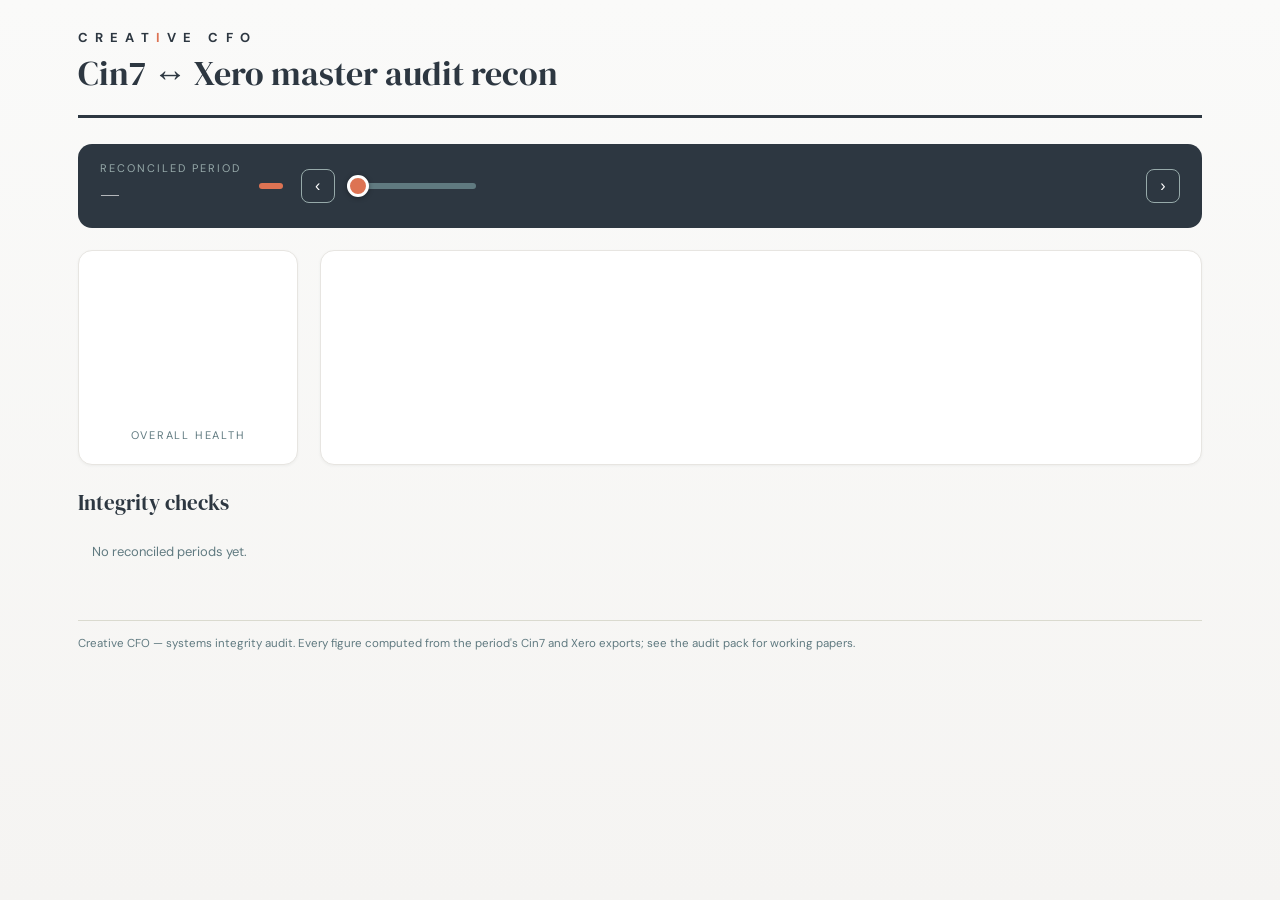
<file: recon/skill-v2/assets/dashboard_template.html>
<!DOCTYPE html>
<html lang="en">
<head>
<meta charset="utf-8">
<meta name="viewport" content="width=device-width, initial-scale=1">
<title>Cin7 ↔ Xero Master Audit Recon</title>
<style>
@import url('https://fonts.googleapis.com/css2?family=DM+Sans:wght@400;500;600;700&family=DM+Serif+Display&display=swap');
:root{
  --navy:#2d3741; --orange:#dd7353; --green:#a4c594; --sand:#dadacf;
  --grey:#607a80; --bluegrey:#97aaaa; --amber:#e4c46a;
  --bg0:#FAFAF9; --bg1:#F5F4F2; --card:#ffffff;
}
*{box-sizing:border-box;margin:0;padding:0}
body{font-family:'DM Sans',-apple-system,'Segoe UI',sans-serif;color:var(--navy);
  background:linear-gradient(180deg,var(--bg0) 0%,var(--bg1) 100%);min-height:100vh;
  font-size:15px;line-height:1.5}
.wrap{max-width:1180px;margin:0 auto;padding:28px 28px 80px}
/* header */
.brand{display:flex;justify-content:space-between;align-items:flex-end;gap:16px;
  border-bottom:3px solid var(--navy);padding-bottom:18px;flex-wrap:wrap}
.brand .word{font-weight:700;letter-spacing:.55em;font-size:13px;color:var(--navy);text-transform:uppercase}
.brand .word .dot{color:var(--orange)}
h1{font-family:'DM Serif Display',Georgia,serif;font-weight:400;font-size:34px;line-height:1.15;margin-top:6px}
.brand .client{font-size:15px;color:var(--grey);margin-top:4px}
.brand .meta{text-align:right;color:var(--grey);font-size:12.5px}
/* period bar */
.periodbar{display:flex;align-items:center;gap:18px;background:var(--navy);color:#fff;
  border-radius:14px;padding:16px 22px;margin:26px 0 22px;flex-wrap:wrap}
.periodbar .lbl{font-size:11px;letter-spacing:.18em;text-transform:uppercase;color:var(--bluegrey)}
.periodbar .cur{font-family:'DM Serif Display',Georgia,serif;font-size:24px;white-space:nowrap}
.periodbar .cad{background:var(--orange);color:#fff;font-size:11px;font-weight:700;
  letter-spacing:.12em;text-transform:uppercase;border-radius:20px;padding:3px 12px}
.sliderbox{flex:1;min-width:260px;display:flex;align-items:center;gap:12px}
button.nav{background:transparent;border:1.5px solid var(--bluegrey);color:#fff;border-radius:8px;
  width:34px;height:34px;font-size:16px;cursor:pointer;transition:.15s}
button.nav:hover:not(:disabled){background:var(--orange);border-color:var(--orange)}
button.nav:disabled{opacity:.3;cursor:default}
input[type=range]{flex:1;-webkit-appearance:none;appearance:none;height:6px;border-radius:4px;
  background:var(--grey);outline:none;cursor:pointer}
input[type=range]::-webkit-slider-thumb{-webkit-appearance:none;appearance:none;width:22px;height:22px;border-radius:50%;
  background:var(--orange);border:3px solid #fff;box-shadow:0 1px 5px rgba(0,0,0,.35);cursor:grab}
input[type=range]::-moz-range-thumb{width:18px;height:18px;border-radius:50%;
  background:var(--orange);border:3px solid #fff;cursor:grab}
.ticks{display:flex;justify-content:space-between;font-size:10.5px;color:var(--bluegrey);margin-top:4px}
/* hero */
.hero{display:grid;grid-template-columns:220px 1fr;gap:22px;margin-bottom:22px}
.card{background:var(--card);border:1px solid #e7e5e1;border-radius:14px;padding:20px;
  box-shadow:0 1px 3px rgba(45,55,65,.05)}
.ring{display:flex;flex-direction:column;align-items:center;justify-content:center;text-align:center}
.ring .pct{font-family:'DM Serif Display',Georgia,serif;font-size:38px}
.ring .sub{font-size:11px;letter-spacing:.16em;text-transform:uppercase;color:var(--grey)}
.tiles{display:grid;grid-template-columns:repeat(auto-fit,minmax(140px,1fr));gap:14px}
.tile{border-radius:12px;padding:14px 16px;border:1px solid #e7e5e1;background:#fff}
.tile .n{font-family:'DM Serif Display',Georgia,serif;font-size:30px;line-height:1.1}
.tile .t{font-size:11px;letter-spacing:.14em;text-transform:uppercase;color:var(--grey);margin-top:2px}
.tile .d{font-size:11.5px;margin-top:5px;color:var(--grey)}
.tile.action{border-top:4px solid var(--orange)}
.tile.watch{border-top:4px solid var(--amber)}
.tile.clear{border-top:4px solid var(--green)}
.tile.cov{border-top:4px solid var(--bluegrey)}
/* trend */
.trend h2,.checks h2,.findings h2{font-family:'DM Serif Display',Georgia,serif;font-weight:400;
  font-size:21px;margin-bottom:10px}
.trend .hint{font-size:12px;color:var(--grey);margin-bottom:6px}
/* checks */
.grid{display:grid;grid-template-columns:1fr 1fr;gap:14px}
@media(max-width:860px){.grid{grid-template-columns:1fr}.hero{grid-template-columns:1fr}}
.chk{cursor:pointer;transition:.15s;border-left:5px solid var(--sand)}
.chk:hover{transform:translateY(-1px);box-shadow:0 4px 14px rgba(45,55,65,.10)}
.chk.action{border-left-color:var(--orange)}
.chk.watch{border-left-color:var(--amber)}
.chk.clear{border-left-color:var(--green)}
.chk.info{border-left-color:var(--bluegrey)}
.chk .top{display:flex;justify-content:space-between;gap:10px;align-items:flex-start}
.chk h3{font-size:15.5px;font-weight:600}
.pill{font-size:10.5px;font-weight:700;letter-spacing:.1em;text-transform:uppercase;
  border-radius:20px;padding:3px 11px;white-space:nowrap}
.pill.action{background:var(--orange);color:#fff}
.pill.watch{background:var(--amber);color:var(--navy)}
.pill.clear{background:var(--green);color:var(--navy)}
.pill.info{background:var(--sand);color:var(--navy)}
.pill.not_run{background:#c8cfd4;color:var(--navy)}
.chk .head{font-size:13px;color:var(--grey);margin-top:7px}
.chk .stats{display:flex;gap:18px;margin-top:10px;font-size:12.5px}
.chk .stats b{font-size:16px;font-family:'DM Serif Display',Georgia,serif;font-weight:400}
.chk .delta{font-size:11.5px;border-radius:12px;padding:1px 8px;background:var(--bg1)}
.delta.up{color:#b04a2c;background:#f7e5de}
.delta.down{color:#4e7040;background:#e9f1e4}
.chk .more{font-size:11.5px;color:var(--orange);font-weight:600;margin-top:8px}
/* detail */
.detail{display:none;margin-top:12px;border-top:1px dashed var(--sand);padding-top:12px}
.chk.open .detail{display:block}
.res{background:var(--bg1);border-left:3px solid var(--orange);border-radius:0 8px 8px 0;
  padding:9px 12px;font-size:12.5px;color:var(--navy);margin-bottom:10px}
.res b{color:var(--orange)}
.tblwrap{overflow-x:auto;max-height:340px;overflow-y:auto;border:1px solid #eceae6;border-radius:8px}
table{border-collapse:collapse;width:100%;font-size:12px}
th{position:sticky;top:0;background:var(--navy);color:#fff;text-align:left;padding:7px 9px;
  font-weight:600;white-space:nowrap}
td{padding:6px 9px;border-bottom:1px solid #f0eeea;white-space:nowrap}
td.num{text-align:right;font-variant-numeric:tabular-nums}
tr:nth-child(even) td{background:#fbfaf9}
/* findings */
.findings{margin-top:26px}
.fnd{display:grid;grid-template-columns:auto 1fr auto;gap:12px;padding:12px 14px;
  border:1px solid #e7e5e1;border-radius:10px;background:#fff;margin-bottom:8px;align-items:start}
.fnd .who{font-size:12px;color:var(--grey);text-align:right;white-space:nowrap}
.fnd.carried{border-left:4px solid var(--orange)}
.badge{font-size:10px;font-weight:700;letter-spacing:.08em;text-transform:uppercase;
  color:var(--orange)}
footer{margin-top:44px;border-top:1px solid var(--sand);padding-top:14px;font-size:11.5px;
  color:var(--grey);display:flex;justify-content:space-between;gap:12px;flex-wrap:wrap}
.empty{color:var(--grey);font-size:13px;padding:14px}
@media print{.periodbar{background:#fff;color:var(--navy);border:1px solid var(--sand)}
  .sliderbox,button.nav{display:none}.chk .detail{display:block}.chk{break-inside:avoid}}
</style>
</head>
<body>
<div class="wrap">
  <div class="brand">
    <div>
      <div class="word">Creat<span class="dot">i</span>ve CFO</div>
      <h1>Cin7 ↔ Xero master audit recon</h1>
      <div class="client" id="client"></div>
    </div>
    <div class="meta" id="meta"></div>
  </div>

  <div class="periodbar">
    <div>
      <div class="lbl">Reconciled period</div>
      <div class="cur" id="curPeriod">—</div>
    </div>
    <span class="cad" id="cadence"></span>
    <div class="sliderbox">
      <button class="nav" id="prev" aria-label="Previous period">‹</button>
      <div style="flex:1">
        <input type="range" id="slider" min="0" max="0" value="0" step="1"
               aria-label="Select reconciled period">
        <div class="ticks" id="ticks"></div>
      </div>
      <button class="nav" id="next" aria-label="Next period">›</button>
    </div>
  </div>

  <div class="hero">
    <div class="card ring">
      <svg id="gauge" width="150" height="150" viewBox="0 0 150 150" role="img" aria-label="Overall health"></svg>
      <div class="sub" style="margin-top:6px">Overall health</div>
    </div>
    <div class="card">
      <div class="tiles" id="tiles"></div>
      <div class="trend" style="margin-top:16px">
        <div class="hint" id="trendHint"></div>
        <svg id="trendSvg" width="100%" height="110" preserveAspectRatio="none" role="img"
             aria-label="Health and exceptions across runs"></svg>
      </div>
    </div>
  </div>

  <div class="checks">
    <h2>Integrity checks <span style="font-size:13px;color:var(--grey)" id="chkCount"></span></h2>
    <div class="grid" id="grid"></div>
  </div>

  <div class="findings" id="findingsBox" style="display:none">
    <h2>Audit findings &amp; actions</h2>
    <div id="findings"></div>
  </div>

  <footer>
    <div>Creative CFO — systems integrity audit. Every figure computed from the period's Cin7 and Xero exports; see the audit pack for working papers.</div>
    <div id="foot"></div>
  </footer>
</div>

<script>
const HIST = /*__HISTORY_JSON__*/null;
const runs = (HIST && HIST.runs) ? HIST.runs : [];
const fmtR = v => v==null ? '—' : 'R' + Math.abs(v).toLocaleString('en-ZA',{minimumFractionDigits:2,maximumFractionDigits:2});
const fmtN = v => v==null ? '' : (typeof v==='number' ? v.toLocaleString('en-ZA',{maximumFractionDigits:2}) : v);
const esc = s => String(s??'').replace(/[&<>"]/g, c=>({'&':'&amp;','<':'&lt;','>':'&gt;','"':'&quot;'}[c]));
const STATUS_LABEL = {action:'Action', watch:'Watch', clear:'Clear', info:'Info', not_run:'Not run'};
let idx = runs.length - 1, openKeys = new Set();

document.getElementById('client').textContent = HIST ? HIST.client : '';
const slider = document.getElementById('slider');
slider.max = Math.max(runs.length-1, 0);
slider.value = idx;

function ticks(){
  const t = document.getElementById('ticks');
  t.innerHTML = runs.map((r,i)=>`<span style="cursor:pointer;${i===idx?'color:#fff;font-weight:700':''}"
    onclick="goto(${i})">${esc(shortLabel(r))}</span>`).join('');
}
function shortLabel(r){
  if(!r.period_from) return r.period_label||'?';
  const d = new Date(r.period_from+'T00:00:00');
  const m = d.toLocaleString('en',{month:'short'});
  return (r.cadence==='weekly'||r.cadence==='custom')
    ? `${d.getDate()} ${m}` : `${m} ${String(d.getFullYear()).slice(2)}`;
}
window.goto = i => { idx=i; slider.value=i; render(); };

function gauge(h){
  const svg = document.getElementById('gauge');
  const r=58, c=2*Math.PI*r, on=c*h/100;
  const col = h>=85 ? 'var(--green)' : h>=60 ? 'var(--amber)' : 'var(--orange)';
  svg.innerHTML = `
    <circle cx="75" cy="75" r="${r}" fill="none" stroke="#eceae6" stroke-width="13"/>
    <circle cx="75" cy="75" r="${r}" fill="none" stroke="${col}" stroke-width="13"
      stroke-linecap="round" stroke-dasharray="${on} ${c-on}"
      transform="rotate(-90 75 75)"/>
    <text x="75" y="83" text-anchor="middle" font-family="'DM Serif Display',Georgia,serif"
      font-size="30" fill="var(--navy)">${h==null?'—':h+'%'}</text>`;
}

function trend(){
  const svg = document.getElementById('trendSvg');
  const W = svg.clientWidth || 700, H = 110, padL=8, padR=8, padT=12, padB=18;
  svg.setAttribute('viewBox', `0 0 ${W} ${H}`);
  if(runs.length<2){
    svg.innerHTML = `<text x="${W/2}" y="${H/2}" text-anchor="middle" font-size="12" fill="var(--grey)">Trend appears from the second reconciled period onward</text>`;
    document.getElementById('trendHint').textContent='';
    return;
  }
  document.getElementById('trendHint').textContent =
    'Health % per run (line) and total exceptions (bars) — click to jump to a period';
  const xs = i => padL + (W-padL-padR) * (runs.length===1?0.5:i/(runs.length-1));
  const ys = h => padT + (H-padT-padB) * (1 - h/100);
  const exs = runs.map(r=>r.checks.reduce((a,c)=>a+(c.exceptions||0),0));
  const maxEx = Math.max(...exs, 1);
  let out='';
  runs.forEach((r,i)=>{
    const bh=(H-padT-padB)*(exs[i]/maxEx)*0.85;
    out+=`<rect x="${xs(i)-7}" y="${H-padB-bh}" width="14" height="${bh}" rx="3"
      fill="var(--sand)" opacity="${i===idx?1:.55}" style="cursor:pointer" onclick="goto(${i})"/>`;
  });
  out += `<polyline fill="none" stroke="var(--navy)" stroke-width="2" points="${
    runs.map((r,i)=>`${xs(i)},${ys(r.overall_health||0)}`).join(' ')}"/>`;
  runs.forEach((r,i)=>{
    out+=`<circle cx="${xs(i)}" cy="${ys(r.overall_health||0)}" r="${i===idx?6:4}"
      fill="${i===idx?'var(--orange)':'var(--navy)'}" style="cursor:pointer" onclick="goto(${i})">
      <title>${esc(r.period_label)}: ${r.overall_health}% health, ${exs[i]} exceptions</title></circle>`;
    out+=`<text x="${xs(i)}" y="${H-4}" text-anchor="middle" font-size="9.5"
      fill="var(--grey)">${esc(shortLabel(r))}</text>`;
  });
  svg.innerHTML = out;
}

const REQUIRED_REPORTS = ["sale_invoices_cn","sale_overview","outstanding_quotes","pending_so",
  "pending_po","stock_received_vs_invoiced","txn_vs_soh","inv_movement_summary",
  "inv_movement_details","xero_sync","pl_by_product","cin7_tb","account_transactions","xero_tb"];
function tiles(run, prev){
  const sc = run.status_counts||{};
  const covTot = REQUIRED_REPORTS.length;
  const cov = REQUIRED_REPORTS.filter(k=>(run.reports_loaded||{})[k]).length;
  const d = k => {
    if(!prev) return '';
    const p=(prev.status_counts||{})[k]??0, n=(sc[k]??0), diff=n-p;
    if(!diff) return `<span class="delta">± 0 vs prior</span>`;
    return `<span class="delta ${diff>0?(k==='clear'?'down':'up'):(k==='clear'?'up':'down')}">${diff>0?'+':''}${diff} vs prior</span>`;
  };
  document.getElementById('tiles').innerHTML = `
    <div class="tile action"><div class="n">${sc.action??0}</div><div class="t">Action</div><div class="d">${d('action')}</div></div>
    <div class="tile watch"><div class="n">${sc.watch??0}</div><div class="t">Watch</div><div class="d">${d('watch')}</div></div>
    <div class="tile clear"><div class="n">${(sc.clear??0)+(sc.info??0)}</div><div class="t">Clear / info</div><div class="d">${d('clear')}</div></div>
    <div class="tile cov"><div class="n">${cov}<span style="font-size:15px;color:var(--grey)">/${covTot}</span></div>
      <div class="t">Reports loaded</div><div class="d">${cov>=covTot?'Full coverage':'Coverage incomplete'}</div></div>`;
}

function checkCard(c, prevRun){
  const p = prevRun && prevRun.checks.find(x=>x.key===c.key);
  let delta='';
  if(p && c.status!=='not_run' && p.status!=='not_run'){
    const diff = (c.exceptions||0)-(p.exceptions||0);
    delta = diff===0 ? `<span class="delta">± 0</span>`
      : `<span class="delta ${diff>0?'up':'down'}">${diff>0?'+':''}${diff} vs prior</span>`;
  }
  const hasRows = c.rows && c.rows.length;
  const table = hasRows ? `
    <div class="tblwrap"><table><thead><tr>${c.columns.map(h=>`<th>${esc(String(h).replace(/\b\w/g,m=>m.toUpperCase()))}</th>`).join('')}</tr></thead>
    <tbody>${c.rows.map(r=>`<tr>${c.columns.map(h=>{
      const v=r[h]; const num = typeof v==='number';
      return `<td class="${num?'num':''}">${num?fmtN(v):esc(v??'')}</td>`;}).join('')}</tr>`).join('')}
    </tbody></table></div>
    ${c.rows.length>=200?'<div style="font-size:11px;color:var(--grey);margin-top:4px">Showing first 200 rows — full detail in the Excel audit pack.</div>':''}`
    : '<div class="empty">No exception rows.</div>';
  return `<div class="card chk ${c.status} ${openKeys.has(c.key)?'open':''}" onclick="toggle(event,'${c.key}')">
    <div class="top"><h3>${esc(c.title)}</h3>
      <span style="display:flex;gap:6px;align-items:center">
        ${c.system?`<span class="pill" style="background:var(--bg1);color:var(--grey);border:1px solid var(--sand)">${esc(c.system)}</span>`:''}
        <span class="pill ${c.status}">${STATUS_LABEL[c.status]||c.status}</span></span></div>
    <div class="head">${esc(c.headline)}</div>
    <div class="stats">
      <div><b>${c.exceptions??0}</b> exception${c.exceptions===1?'':'s'}</div>
      ${c.value!=null?`<div><b>${fmtR(c.value)}</b> value</div>`:''}
      ${delta}
    </div>
    <div class="more">${openKeys.has(c.key)?'Hide detail ▴':'Show detail ▾'}</div>
    <div class="detail">
      ${c.resolution?`<div class="res"><b>How to resolve:</b> ${esc(c.resolution)}</div>`:''}
      ${table}
    </div></div>`;
}
window.toggle = (ev,key)=>{
  if(ev.target.closest('.tblwrap')) return;
  openKeys.has(key)?openKeys.delete(key):openKeys.add(key);
  render();
};

function findings(run){
  const box = document.getElementById('findingsBox');
  const f = run.findings||[];
  if(!f.length){ box.style.display='none'; return; }
  box.style.display='block';
  document.getElementById('findings').innerHTML = f.map(x=>`
    <div class="fnd ${x.carried_over?'carried':''}">
      <span class="pill ${x.severity||'watch'}">${esc((x.severity||'watch').toUpperCase())}</span>
      <div><b>${esc(x.finding)}</b>
        ${x.carried_over?'<span class="badge"> · carried over from prior run</span>':''}
        <div style="font-size:12.5px;color:var(--grey);margin-top:3px">${esc(x.action||'')}</div></div>
      <div class="who">${esc(x.owner||'Unassigned')}<br>${esc(x.due||'')}</div>
    </div>`).join('');
}

function render(){
  if(!runs.length){
    document.getElementById('grid').innerHTML='<div class="empty">No reconciled periods yet.</div>';
    return;
  }
  idx = Math.min(Math.max(idx,0), runs.length-1);
  const run = runs[idx], prev = idx>0 ? runs[idx-1] : null;
  document.getElementById('curPeriod').textContent = run.period_label;
  document.getElementById('cadence').textContent = run.cadence;
  document.getElementById('meta').innerHTML =
    `${runs.length} reconciled period${runs.length===1?'':'s'} on record<br>` +
    `This run generated ${esc((run.generated_at||'').replace('T',' '))}`;
  document.getElementById('prev').disabled = idx===0;
  document.getElementById('next').disabled = idx===runs.length-1;
  gauge(run.overall_health);
  tiles(run, prev);
  trend();
  const order={action:0,watch:1,info:2,clear:3,not_run:4};
  const checks=[...run.checks].sort((a,b)=>(order[a.status]??9)-(order[b.status]??9));
  document.getElementById('chkCount').textContent =
    `— ${checks.filter(c=>c.status!=='not_run').length} run, ordered worst first`;
  document.getElementById('grid').innerHTML = checks.map(c=>checkCard(c,prev)).join('');
  findings(run);
  document.getElementById('foot').textContent =
    `Period ${run.period_from||'?'} to ${run.period_to||'?'} · cadence ${run.cadence}`;
  ticks();
}
slider.addEventListener('input', e=>{ idx=+e.target.value; render(); });
document.getElementById('prev').onclick=()=>goto(idx-1);
document.getElementById('next').onclick=()=>goto(idx+1);
window.addEventListener('resize', trend);
render();
</script>
</body>
</html>
</file>
<file: assets/css/styles.css>
/* ============================================================================
   KIKO KNOWLEDGE BASE — STYLES
   ========================================================================== */

:root {
  /* KIKO Vitals brand palette */
  --brand:        #1d1d1d;   /* ink — primary buttons & active */
  --brand-dark:   #000000;
  --brand-light:  #e5ddd2;   /* light sand — active backgrounds */
  --accent:       #d4bda5;   /* signature sand/tan */
  --accent-2:     #c8ab8d;
  --ink:          #1d1d1d;
  --ink-2:        #4a4238;
  --ink-3:        #8c8173;
  --line:         #e5ddd2;
  --bg:           #f9f6f1;   /* cream */
  --surface:      #ffffff;
  --surface-2:    #f4efe6;   /* warm off-white */
  --shadow-sm:    0 1px 2px rgba(29,29,29,.05), 0 1px 3px rgba(29,29,29,.06);
  --shadow-md:    0 4px 10px -2px rgba(29,29,29,.08), 0 2px 6px -3px rgba(29,29,29,.07);
  --shadow-lg:    0 24px 48px -16px rgba(29,29,29,.22);
  --radius:       14px;
  --radius-sm:    10px;
  --topbar-h:     62px;
  --sidebar-w:    288px;
  --font: -apple-system, BlinkMacSystemFont, "Segoe UI", Roboto, Helvetica, Arial, sans-serif;
  --font-heading: "Shippori Mincho", Georgia, "Times New Roman", serif;
  --font-logo: "Newsreader", Georgia, serif;
}

* { box-sizing: border-box; }

/* Ensure the [hidden] attribute always wins over element display rules
   (e.g. .login-screen{display:flex}) so screens toggle correctly. */
[hidden] { display: none !important; }

html, body {
  margin: 0;
  padding: 0;
  font-family: var(--font);
  color: var(--ink);
  background: var(--bg);
  -webkit-font-smoothing: antialiased;
}

a { color: var(--brand-dark); }

/* ---------- Typography ---------- */
.login-title, .hero h1, .page-title, .cat-heading, .guide-section-title,
.module-card h3, .product-card h3, .guide-toc-title, .empty-state h3 {
  font-family: var(--font-heading);
  font-weight: 500;
  letter-spacing: .1px;
}
.brand-text strong, .login-title { font-family: var(--font-logo); font-weight: 500; letter-spacing: .5px; }

/* ---------- Logo mark ---------- */
.logo-mark {
  display: inline-flex;
  align-items: center;
  justify-content: center;
  width: 56px;
  height: 56px;
  border-radius: 16px;
  background: linear-gradient(135deg, #2a2a2a, var(--brand-dark));
  color: #f9f6f1;
  font-family: var(--font-logo);
  font-weight: 500;
  font-size: 30px;
  box-shadow: var(--shadow-md);
}
.logo-mark.small { width: 34px; height: 34px; border-radius: 10px; font-size: 18px; box-shadow: none; }

/* ============================= LOGIN ============================= */
.login-screen {
  min-height: 100vh;
  display: flex;
  flex-direction: column;
  align-items: center;
  justify-content: center;
  padding: 24px;
  background:
    radial-gradient(1200px 600px at 50% -10%, rgba(212,189,165,.30), transparent 60%),
    var(--bg);
}
.login-card {
  width: 100%;
  max-width: 400px;
  background: var(--surface);
  border: 1px solid var(--line);
  border-radius: 20px;
  box-shadow: var(--shadow-lg);
  padding: 36px 32px 30px;
  text-align: center;
}
.login-logo { display: flex; justify-content: center; margin-bottom: 18px; }
.login-title { font-size: 26px; margin: 0; letter-spacing: -.5px; }
.login-subtitle { color: var(--brand-dark); font-weight: 600; margin: 2px 0 0; letter-spacing: .3px; text-transform: uppercase; font-size: 12px; }
.login-blurb { color: var(--ink-3); font-size: 14px; margin: 16px 0 24px; line-height: 1.5; }

.field-label { display: block; text-align: left; font-size: 13px; font-weight: 600; color: var(--ink-2); margin-bottom: 6px; }
.password-wrap { position: relative; }
.text-input {
  width: 100%;
  padding: 12px 14px;
  font-size: 15px;
  border: 1.5px solid var(--line);
  border-radius: var(--radius-sm);
  background: var(--surface-2);
  color: var(--ink);
  transition: border-color .15s, box-shadow .15s;
}
.text-input:focus {
  outline: none;
  border-color: var(--brand);
  box-shadow: 0 0 0 3px rgba(184,154,111,.30);
  background: #fff;
}
.toggle-password {
  position: absolute;
  right: 8px; top: 50%;
  transform: translateY(-50%);
  border: none; background: transparent;
  color: var(--ink-3); font-size: 12px; font-weight: 600;
  cursor: pointer; padding: 6px 8px; border-radius: 6px;
}
.toggle-password:hover { color: var(--brand-dark); background: var(--surface-2); }
.login-error { color: #dc2626; font-size: 13px; text-align: left; margin: 10px 0 0; }
.login-support { color: var(--ink-3); font-size: 13px; margin-top: 18px; }
.login-footer { color: var(--ink-3); font-size: 12px; margin-top: 24px; }

/* ============================= BUTTONS ============================= */
.btn {
  font-family: var(--font);
  font-size: 14px;
  font-weight: 600;
  border-radius: var(--radius-sm);
  border: 1px solid transparent;
  cursor: pointer;
  padding: 11px 16px;
  transition: background .15s, box-shadow .15s, transform .05s;
}
.btn:active { transform: translateY(1px); }
.btn-primary { background: var(--brand); color: #fff; }
.btn-primary:hover { background: var(--brand-dark); }
.btn-block { width: 100%; margin-top: 18px; padding: 13px; font-size: 15px; }
.btn-ghost { background: transparent; color: var(--ink-2); border-color: var(--line); }
.btn-ghost:hover { background: var(--surface-2); color: var(--ink); }

.icon-btn {
  display: inline-flex; align-items: center; justify-content: center;
  width: 40px; height: 40px; border-radius: 10px;
  background: transparent; border: none; color: var(--ink-2); cursor: pointer;
}
.icon-btn:hover { background: var(--surface-2); }

/* ============================= TOP BAR ============================= */
.topbar {
  position: sticky; top: 0; z-index: 40;
  height: var(--topbar-h);
  display: flex; align-items: center; gap: 14px;
  padding: 0 18px;
  background: var(--surface);
  border-bottom: 1px solid var(--line);
}
.menu-toggle { display: none; }
.brand { display: flex; align-items: center; gap: 10px; cursor: pointer; }
.brand-text { display: flex; flex-direction: column; line-height: 1.1; }
.brand-text strong { font-size: 15px; }
.brand-text span { font-size: 11px; color: var(--ink-3); text-transform: uppercase; letter-spacing: .4px; }

.search-wrap { position: relative; flex: 1; max-width: 460px; margin: 0 auto; }
.search-icon { position: absolute; left: 12px; top: 50%; transform: translateY(-50%); color: var(--ink-3); }
.search-input {
  width: 100%;
  padding: 10px 14px 10px 38px;
  border: 1.5px solid var(--line);
  border-radius: 999px;
  background: var(--surface-2);
  font-size: 14px; color: var(--ink);
}
.search-input:focus { outline: none; border-color: var(--brand); box-shadow: 0 0 0 3px rgba(184,154,111,.28); background: #fff; }

/* ============================= LAYOUT ============================= */
.layout { display: flex; min-height: calc(100vh - var(--topbar-h)); }

.sidebar {
  width: var(--sidebar-w);
  flex-shrink: 0;
  background: var(--surface);
  border-right: 1px solid var(--line);
  padding: 18px 12px;
  overflow-y: auto;
  height: calc(100vh - var(--topbar-h));
  position: sticky;
  top: var(--topbar-h);
}
.sidebar-nav { display: flex; flex-direction: column; gap: 4px; }
.nav-section-title {
  font-size: 11px; text-transform: uppercase; letter-spacing: .6px;
  color: var(--ink-3); font-weight: 700;
  padding: 12px 12px 6px;
}
.nav-item {
  display: flex; align-items: center; gap: 11px;
  padding: 10px 12px;
  border-radius: var(--radius-sm);
  color: var(--ink-2); font-size: 14px; font-weight: 500;
  cursor: pointer; border: none; background: transparent; text-align: left; width: 100%;
}
.nav-item:hover { background: var(--surface-2); color: var(--ink); }
.nav-item.active { background: var(--brand-light); color: var(--brand-dark); font-weight: 600; }
.nav-item .nav-icon { flex-shrink: 0; width: 20px; height: 20px; color: currentColor; opacity: .85; }
.nav-item .nav-count { margin-left: auto; font-size: 11px; color: var(--ink-3); background: var(--surface-2); padding: 2px 8px; border-radius: 999px; }
.nav-item.active .nav-count { background: rgba(255,255,255,.6); color: var(--brand-dark); }
.nav-item .nav-label { flex: 1; overflow: hidden; text-overflow: ellipsis; white-space: nowrap; }

/* Collapsible parents + sub-items */
.nav-parent { padding-left: 6px; }
.nav-caret {
  flex-shrink: 0; width: 22px; height: 22px; border-radius: 6px;
  display: inline-flex; align-items: center; justify-content: center;
  color: var(--ink-3); transition: transform .15s, background .12s;
}
.nav-caret:hover { background: var(--surface-2); color: var(--ink); }
.nav-caret.open { transform: rotate(90deg); }
.nav-sub { display: flex; flex-direction: column; gap: 2px; margin: 2px 0 6px 0; padding-left: 26px; }
.nav-subitem {
  display: flex; align-items: center; gap: 9px;
  padding: 7px 12px; border-radius: 8px;
  border: none; background: transparent; cursor: pointer; text-align: left; width: 100%;
  color: var(--ink-3); font-size: 13px; font-weight: 500;
}
.nav-subitem:hover { background: var(--surface-2); color: var(--ink); }
.nav-subitem.active { background: var(--brand-light); color: var(--brand-dark); font-weight: 600; }
.nav-subitem .nav-label { flex: 1; overflow: hidden; text-overflow: ellipsis; white-space: nowrap; }
.nav-subitem .nav-dot { width: 6px; height: 6px; border-radius: 50%; background: currentColor; opacity: .45; flex-shrink: 0; }
.nav-subitem.active .nav-dot { opacity: 1; }
.nav-count.subtle { background: transparent; padding: 0; font-size: 11px; }

.sidebar-backdrop { display: none; }

.content {
  flex: 1;
  padding: 32px 40px 64px;
  max-width: 980px;
  margin: 0 auto;
  width: 100%;
}

/* ============================= HERO / HOME ============================= */
.hero {
  background: linear-gradient(135deg, var(--accent) 0%, var(--accent-2) 100%);
  color: var(--ink);
  border-radius: var(--radius);
  padding: 40px 38px;
  margin-bottom: 30px;
  box-shadow: var(--shadow-md);
}
.hero h1 { margin: 0 0 10px; font-size: 32px; letter-spacing: .2px; line-height: 1.12; }
.hero p { margin: 0; opacity: .82; font-size: 15px; line-height: 1.6; max-width: 640px; }
.hero-tag { display: inline-block; background: rgba(29,29,29,.1); color: var(--ink); padding: 5px 13px; border-radius: 999px; font-size: 11px; font-weight: 600; letter-spacing: .6px; text-transform: uppercase; margin-bottom: 16px; }

.section-heading { font-size: 13px; text-transform: uppercase; letter-spacing: .6px; color: var(--ink-3); font-weight: 700; margin: 6px 0 16px; }
.section-heading-row { display: flex; align-items: baseline; justify-content: space-between; }
.section-link { font-size: 12px; font-weight: 600; text-transform: none; letter-spacing: 0; color: var(--ink-2); cursor: pointer; text-decoration: none; }
.section-link:hover { color: var(--ink); text-decoration: underline; }

/* Filter chips */
.chip-row { display: flex; flex-wrap: wrap; gap: 8px; margin: 0 0 22px; }
.chip {
  border: 1px solid var(--line); background: var(--surface);
  color: var(--ink-2); font-size: 13px; font-weight: 500;
  padding: 7px 15px; border-radius: 999px; cursor: pointer; font-family: var(--font);
  transition: background .12s, border-color .12s, color .12s;
}
.chip:hover { border-color: var(--accent-2); color: var(--ink); }
.chip.active { background: var(--accent); border-color: var(--accent); color: var(--ink); font-weight: 600; }

/* Product cards */
.product-grid { display: grid; grid-template-columns: repeat(auto-fill, minmax(220px, 1fr)); gap: 18px; }
.product-card {
  background: var(--surface); border: 1px solid var(--line);
  border-radius: var(--radius); overflow: hidden; text-decoration: none; color: inherit;
  display: flex; flex-direction: column; box-shadow: var(--shadow-sm);
  transition: transform .12s, box-shadow .12s, border-color .12s;
}
.product-card:hover { transform: translateY(-3px); box-shadow: var(--shadow-md); border-color: var(--accent-2); }
.product-media {
  aspect-ratio: 1 / 1; width: 100%;
  background: var(--surface-2); display: flex; align-items: center; justify-content: center;
  overflow: hidden;
}
.product-media img { width: 100%; height: 100%; object-fit: contain; padding: 10px; }
.product-media-empty { background: linear-gradient(135deg, var(--accent), var(--accent-2)); }
.product-media-empty span { font-family: var(--font-logo); font-size: 46px; color: #fff; opacity: .85; }
.product-body { padding: 16px 16px 15px; display: flex; flex-direction: column; flex: 1; }
.product-concern {
  align-self: flex-start; font-size: 10.5px; font-weight: 700; text-transform: uppercase; letter-spacing: .5px;
  color: var(--ink-2); background: var(--brand-light); padding: 3px 9px; border-radius: 999px; margin-bottom: 9px;
}
.product-card h3 { margin: 0 0 6px; font-size: 16px; line-height: 1.25; }
.product-body p { margin: 0 0 14px; font-size: 13px; color: var(--ink-3); line-height: 1.5; flex: 1; }
.product-foot { display: flex; align-items: center; justify-content: space-between; gap: 8px; margin-top: auto; }
.product-price { font-weight: 700; font-size: 14px; color: var(--ink); }
.product-price.muted { font-weight: 500; font-size: 12px; color: var(--ink-3); }
.product-view { display: inline-flex; align-items: center; gap: 5px; font-size: 12px; font-weight: 600; color: var(--ink-2); white-space: nowrap; }
.product-card:hover .product-view { color: var(--ink); }
.lesson-type-icon.product { background: var(--brand-light); color: var(--ink-2); }
.pill.product { background: var(--brand-light); color: var(--ink-2); }

/* Module cards grid */
.card-grid { display: grid; grid-template-columns: repeat(auto-fill, minmax(280px, 1fr)); gap: 18px; }
.module-card {
  background: var(--surface);
  border: 1px solid var(--line);
  border-radius: var(--radius);
  padding: 22px;
  cursor: pointer;
  transition: transform .12s, box-shadow .12s, border-color .12s;
  box-shadow: var(--shadow-sm);
  display: flex; flex-direction: column;
}
.module-card:hover { transform: translateY(-3px); box-shadow: var(--shadow-md); border-color: var(--brand); }
.module-card .card-icon {
  width: 46px; height: 46px; border-radius: 12px;
  background: var(--brand-light); color: var(--brand-dark);
  display: flex; align-items: center; justify-content: center; margin-bottom: 14px;
}
.module-card h3 { margin: 0 0 6px; font-size: 17px; }
.module-card p { margin: 0 0 14px; color: var(--ink-3); font-size: 13.5px; line-height: 1.5; flex: 1; }
.module-card .card-meta { display: flex; gap: 14px; font-size: 12px; color: var(--ink-3); font-weight: 500; }
.module-card .card-meta span { display: inline-flex; align-items: center; gap: 5px; }

/* ============================= LESSON LIST ============================= */
.breadcrumb { font-size: 13px; color: var(--ink-3); margin-bottom: 16px; }
.breadcrumb a { color: var(--ink-3); cursor: pointer; text-decoration: none; }
.breadcrumb a:hover { color: var(--brand-dark); text-decoration: underline; }
.breadcrumb .sep { margin: 0 8px; opacity: .6; }

.page-title { font-size: 24px; margin: 0 0 6px; letter-spacing: -.4px; }
.page-subtitle { color: var(--ink-3); font-size: 15px; margin: 0 0 26px; line-height: 1.5; }

.lesson-list { display: flex; flex-direction: column; gap: 10px; }
.lesson-row {
  display: flex; align-items: center; gap: 16px;
  background: var(--surface); border: 1px solid var(--line);
  border-radius: var(--radius-sm); padding: 15px 18px;
  cursor: pointer; transition: border-color .12s, box-shadow .12s, transform .08s;
}
.lesson-row:hover { border-color: var(--brand); box-shadow: var(--shadow-sm); transform: translateX(2px); }
.lesson-type-icon {
  flex-shrink: 0; width: 42px; height: 42px; border-radius: 10px;
  display: flex; align-items: center; justify-content: center;
}
.lesson-type-icon.video { background: #fef2f2; color: #dc2626; }
.lesson-type-icon.article { background: #eff6ff; color: #2563eb; }
.lesson-row .lesson-info { flex: 1; min-width: 0; }
.lesson-row .lesson-info h4 { margin: 0 0 3px; font-size: 15px; font-weight: 600; }
.lesson-row .lesson-info p { margin: 0; font-size: 13px; color: var(--ink-3); overflow: hidden; text-overflow: ellipsis; white-space: nowrap; }
.lesson-row .lesson-badge {
  flex-shrink: 0; font-size: 11px; font-weight: 600; color: var(--ink-3);
  display: flex; align-items: center; gap: 6px;
}
.pill { font-size: 10.5px; font-weight: 700; text-transform: uppercase; letter-spacing: .4px; padding: 3px 8px; border-radius: 999px; }
.pill.video { background: #fef2f2; color: #dc2626; }
.pill.article { background: #eff6ff; color: #2563eb; }
.pill.kiko { background: var(--brand-light); color: var(--brand-dark); }
.pill.guide { background: #f5f3ff; color: #7c3aed; }

/* Category sections on a module page */
.cat-section { margin-top: 30px; scroll-margin-top: calc(var(--topbar-h) + 16px); }
.cat-section:first-of-type { margin-top: 8px; }
.cat-heading {
  font-size: 15px; font-weight: 700; color: var(--ink); margin: 0 0 14px;
  padding-bottom: 8px; border-bottom: 1px solid var(--line);
  display: flex; align-items: center; gap: 8px;
}
.cat-flash { animation: catflash 1.4s ease; }
@keyframes catflash {
  0% { background: var(--brand-light); }
  100% { background: transparent; }
}

/* Tabs (Standard vs KIKO tailored) */
.tabs { margin-bottom: 8px; }
.tab-bar { display: flex; gap: 4px; border-bottom: 2px solid var(--line); margin-bottom: 22px; flex-wrap: wrap; }
.tab-btn {
  background: transparent; border: none; cursor: pointer;
  padding: 10px 16px; font-size: 14px; font-weight: 600; color: var(--ink-3);
  border-bottom: 2px solid transparent; margin-bottom: -2px;
  border-radius: 8px 8px 0 0;
}
.tab-btn:hover { color: var(--ink); background: var(--surface-2); }
.tab-btn.active { color: var(--brand-dark); border-bottom-color: var(--brand); }
.tab-btn.kiko.active { color: var(--brand-dark); border-bottom-color: var(--brand); }
.tab-btn.kiko::before { content: "★ "; opacity: .8; }

/* Guide page */
.guide-layout { display: flex; gap: 34px; align-items: flex-start; }
.guide-main { flex: 1; min-width: 0; }
.guide-toc {
  order: 2; position: sticky; top: calc(var(--topbar-h) + 20px);
  width: 210px; flex-shrink: 0;
  background: var(--surface); border: 1px solid var(--line);
  border-radius: var(--radius-sm); padding: 16px 14px;
}
.guide-toc-title { font-size: 11px; text-transform: uppercase; letter-spacing: .5px; color: var(--ink-3); font-weight: 700; margin-bottom: 10px; }
.guide-toc-link { display: block; font-size: 13px; color: var(--ink-2); padding: 6px 8px; border-radius: 7px; cursor: pointer; text-decoration: none; line-height: 1.35; }
.guide-toc-link:hover { background: var(--surface-2); color: var(--brand-dark); }
.guide-section { margin-bottom: 30px; scroll-margin-top: calc(var(--topbar-h) + 16px); border-radius: 8px; }
.guide-section-title { font-size: 20px; color: var(--ink); margin: 0 0 12px; padding-bottom: 8px; border-bottom: 1px solid var(--line); }
.guide-embed { position: relative; width: 100%; height: 640px; border-radius: var(--radius); overflow: hidden; margin-bottom: 28px; border: 1px solid var(--line); box-shadow: var(--shadow-sm); }
.guide-embed iframe { width: 100%; height: 100%; border: 0; }

/* ============================= LESSON DETAIL ============================= */
.video-frame {
  position: relative; width: 100%; padding-top: 56.25%;
  background: #000; border-radius: var(--radius); overflow: hidden;
  margin-bottom: 24px; box-shadow: var(--shadow-md);
}
.video-frame iframe { position: absolute; inset: 0; width: 100%; height: 100%; border: 0; }
.video-fallback {
  position: absolute; inset: 0; display: flex; flex-direction: column;
  align-items: center; justify-content: center; color: #fff; text-align: center; padding: 20px;
}
.video-fallback a { color: var(--accent); }

.article-body { font-size: 15.5px; line-height: 1.7; color: var(--ink-2); }
.article-body h2 { font-size: 19px; color: var(--ink); margin: 28px 0 12px; }
.article-body p { margin: 0 0 16px; }
.article-body ol, .article-body ul { margin: 0 0 18px; padding-left: 22px; }
.article-body ol li, .article-body ul li { margin-bottom: 9px; }
.article-body ol { counter-reset: step; list-style: none; padding-left: 0; }
.article-body ol li {
  position: relative; padding: 2px 0 2px 42px; margin-bottom: 12px;
}
.article-body ol li::before {
  counter-increment: step; content: counter(step);
  position: absolute; left: 0; top: 0;
  width: 28px; height: 28px; border-radius: 8px;
  background: var(--brand-light); color: var(--brand-dark);
  font-size: 13px; font-weight: 700;
  display: flex; align-items: center; justify-content: center;
}

.callout {
  border-radius: var(--radius-sm); padding: 14px 16px 14px 44px;
  margin: 0 0 18px; font-size: 14.5px; position: relative; line-height: 1.55;
}
.callout::before { position: absolute; left: 14px; top: 14px; font-size: 16px; }
.callout.tip     { background: #f0fdf4; color: #166534; border: 1px solid #bbf7d0; }
.callout.tip::before { content: "💡"; }
.callout.warning { background: #fffbeb; color: #92400e; border: 1px solid #fde68a; }
.callout.warning::before { content: "⚠️"; }
.callout.info    { background: #eff6ff; color: #1e40af; border: 1px solid #bfdbfe; }
.callout.info::before { content: "ℹ️"; }

.sop-table-wrap { overflow-x: auto; margin: 0 0 18px; border: 1px solid var(--line); border-radius: var(--radius-sm); }
.sop-table { width: 100%; border-collapse: collapse; font-size: 14px; background: var(--surface); }
.sop-table th {
  text-align: left; font-size: 12px; text-transform: uppercase; letter-spacing: .5px;
  color: var(--ink-2); background: var(--surface-2); padding: 10px 14px;
  border-bottom: 1px solid var(--line); white-space: nowrap;
}
.sop-table td { padding: 10px 14px; border-bottom: 1px solid var(--line); vertical-align: top; line-height: 1.5; }
.sop-table tbody tr:last-child td { border-bottom: none; }
.sop-table td:first-child { font-weight: 600; white-space: nowrap; }

.resources { margin-top: 28px; padding-top: 22px; border-top: 1px solid var(--line); }
.resources h3 { font-size: 14px; text-transform: uppercase; letter-spacing: .5px; color: var(--ink-3); margin: 0 0 12px; }
.resource-link {
  display: inline-flex; align-items: center; gap: 8px;
  background: var(--surface); border: 1px solid var(--line);
  padding: 10px 14px; border-radius: var(--radius-sm);
  font-size: 14px; font-weight: 500; color: var(--brand-dark); text-decoration: none;
  margin: 0 8px 8px 0;
}
.resource-link:hover { border-color: var(--brand); background: var(--surface-2); }

/* ============================= SEARCH RESULTS / EMPTY ============================= */
.empty-state { text-align: center; padding: 60px 20px; color: var(--ink-3); }
.empty-state svg { color: var(--line); margin-bottom: 14px; }
.empty-state h3 { color: var(--ink-2); margin: 0 0 6px; }

/* ============================= RESPONSIVE ============================= */
@media (max-width: 860px) {
  .menu-toggle { display: inline-flex; }
  .brand-text { display: none; }
  .content { padding: 22px 18px 56px; }
  .sidebar {
    position: fixed; top: var(--topbar-h); left: 0; bottom: 0;
    transform: translateX(-100%); transition: transform .22s ease;
    z-index: 45; box-shadow: var(--shadow-lg);
  }
  .sidebar.open { transform: translateX(0); }
  .sidebar-backdrop {
    display: block; position: fixed; inset: var(--topbar-h) 0 0 0;
    background: rgba(15,23,42,.4); z-index: 44;
  }
  .search-wrap { max-width: none; }
  .guide-layout { flex-direction: column; gap: 0; }
  .guide-toc { position: static; width: 100%; order: 0; margin-bottom: 22px; }
}
@media (max-width: 520px) {
  .hero { padding: 24px 22px; }
  .hero h1 { font-size: 21px; }
  .search-input::placeholder { font-size: 13px; }
}

/* ============================= DARK MODE ============================= */
@media (prefers-color-scheme: dark) {
  :root {
    --ink: #ece6db; --ink-2: #cfc6b7; --ink-3: #9a9082;
    --line: #2c271f; --bg: #17140f; --surface: #1f1b15; --surface-2: #262019;
    --brand: #d4bda5; --brand-dark: #c8ab8d; --brand-light: rgba(212,189,165,.16);
  }
  a { color: var(--accent); }
  .logo-mark { background: linear-gradient(135deg, var(--accent), var(--accent-2)); color: #1d1d1d; }
  .text-input:focus, .search-input:focus { background: var(--surface); }
  /* Buttons & active states need dark ink text on the sand accent */
  .btn-primary { background: var(--accent); color: #1d1d1d; }
  .btn-primary:hover { background: var(--accent-2); }
  .nav-item.active, .nav-subitem.active { color: var(--accent); }
  .nav-item.active .nav-count { background: rgba(212,189,165,.18); color: var(--accent); }
  .chip.active { background: var(--accent); color: #1d1d1d; }
  .pill.kiko, .pill.product, .product-concern { color: var(--accent); background: rgba(212,189,165,.14); }
  .lesson-type-icon.product { color: var(--accent); background: rgba(212,189,165,.14); }
  .lesson-type-icon.video { background: rgba(220,38,38,.16); }
  .lesson-type-icon.article { background: rgba(37,99,235,.18); }
  .pill.video { background: rgba(220,38,38,.16); }
  .pill.article { background: rgba(37,99,235,.18); }
  .pill.guide { background: rgba(124,58,237,.2); color: #c4b5fd; }
  .cat-flash { animation: catflashdark 1.4s ease; }
  @keyframes catflashdark { 0% { background: var(--brand-light); } 100% { background: transparent; } }
  .callout.tip { background: rgba(22,101,52,.18); color: #86efac; border-color: rgba(22,101,52,.4); }
  .callout.warning { background: rgba(146,64,14,.18); color: #fcd34d; border-color: rgba(146,64,14,.4); }
  .callout.info { background: rgba(30,64,175,.2); color: #93c5fd; border-color: rgba(30,64,175,.4); }
  .article-body ol li::before { background: var(--brand-light); color: var(--accent); }
  .hero { color: #1d1d1d; }
  .hero-tag { background: rgba(29,29,29,.12); color: #1d1d1d; }
}
</file>
